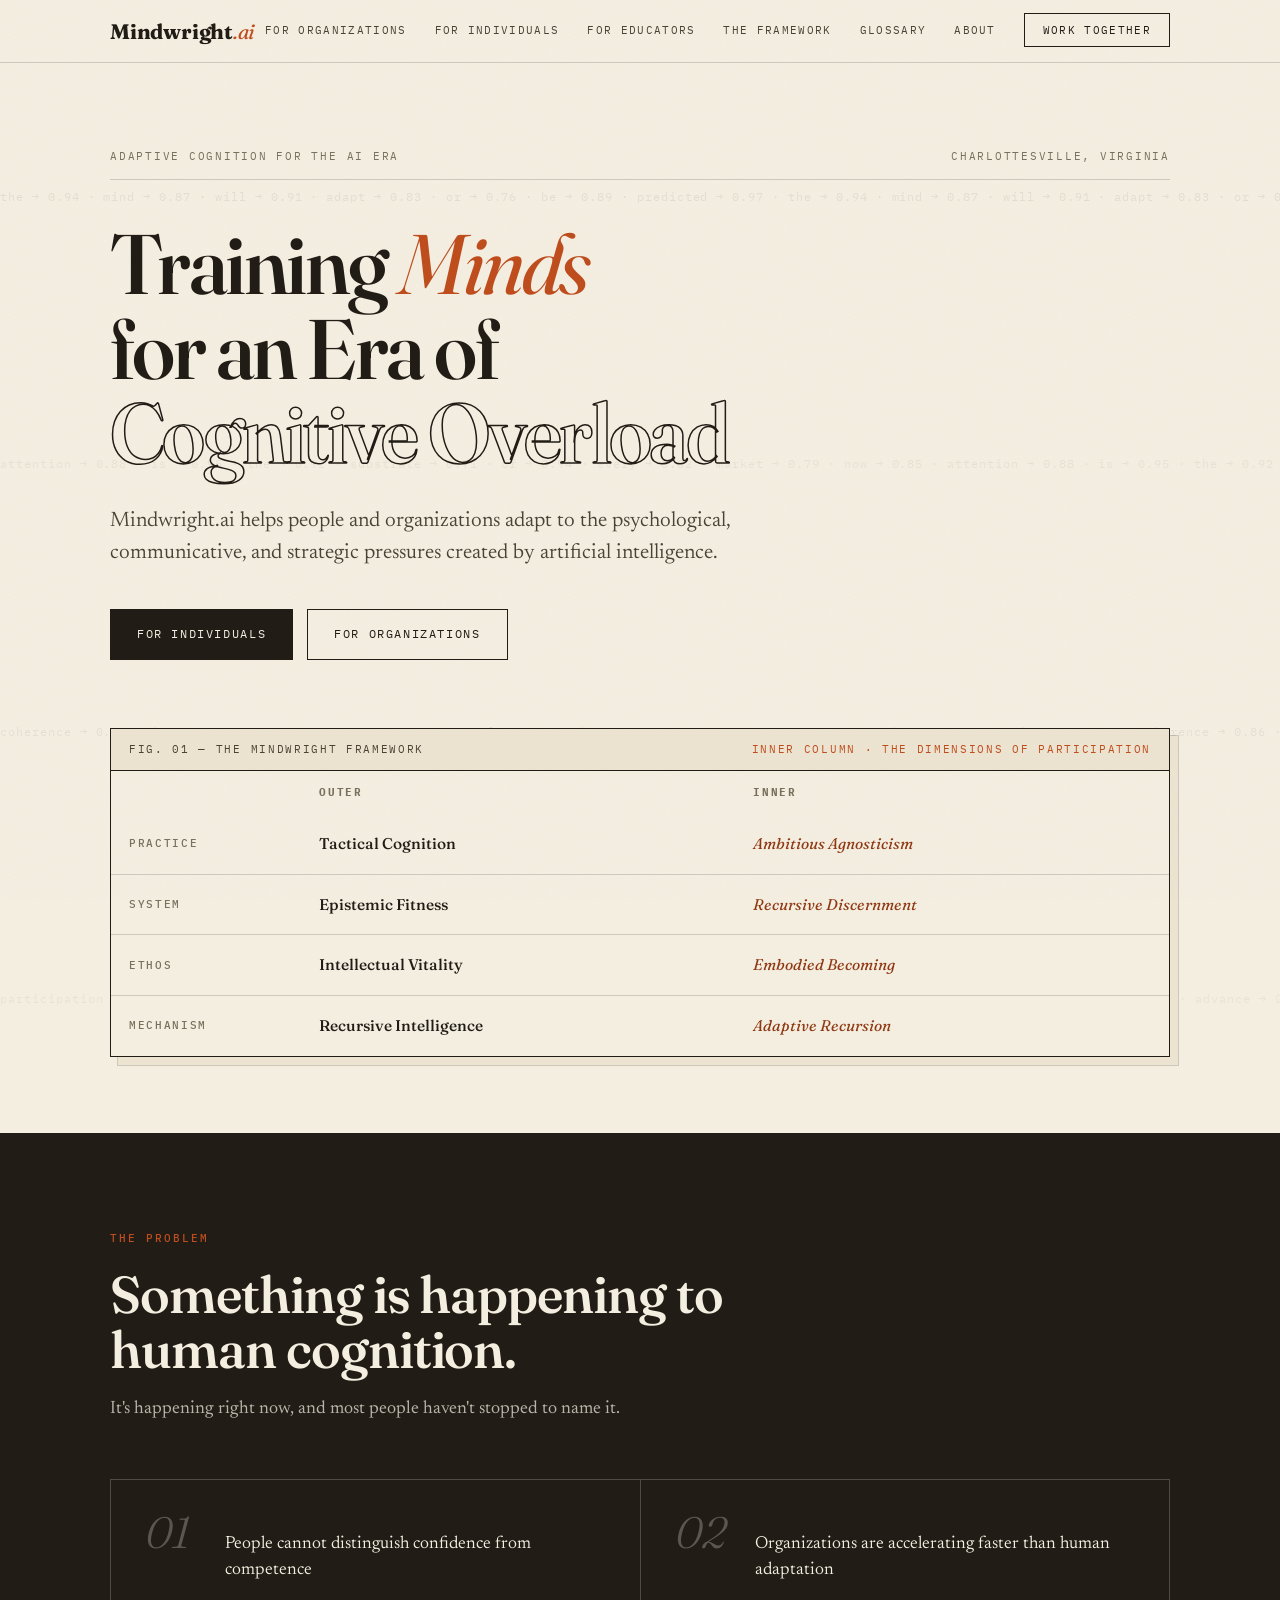
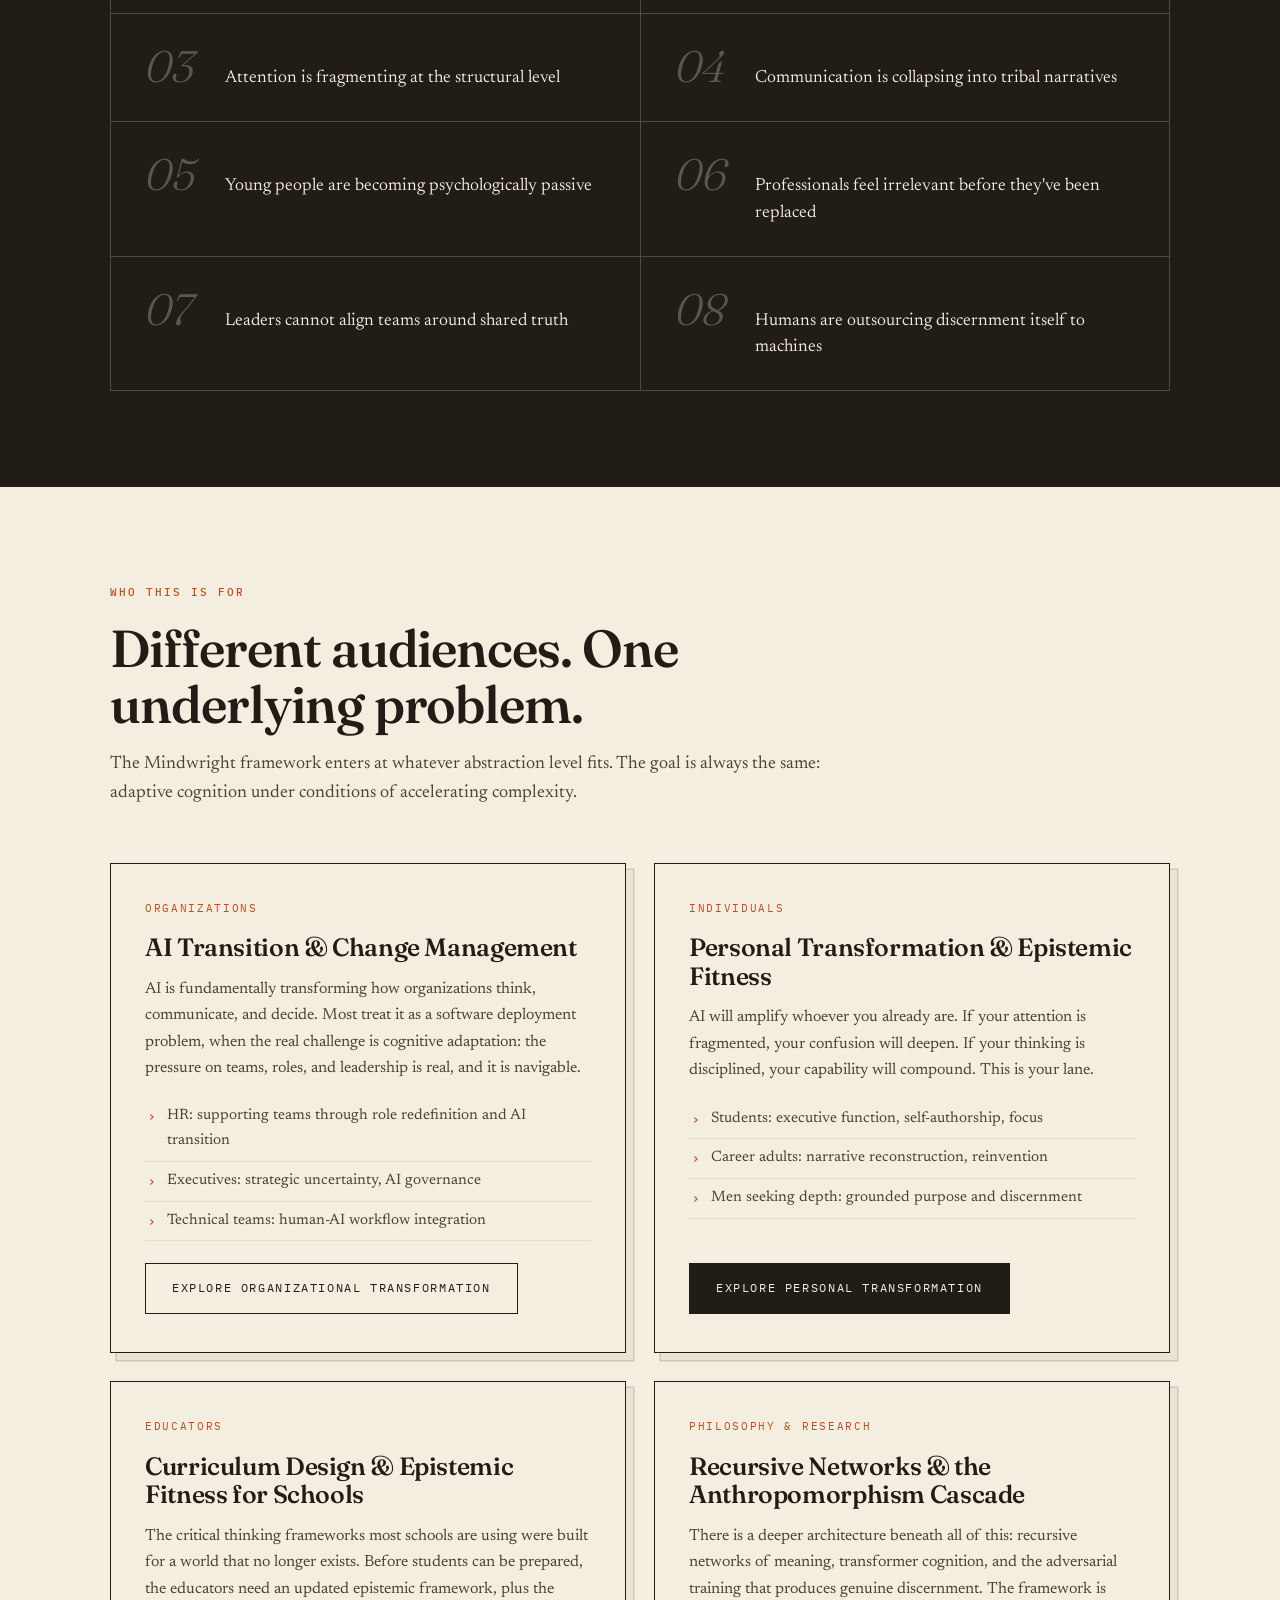
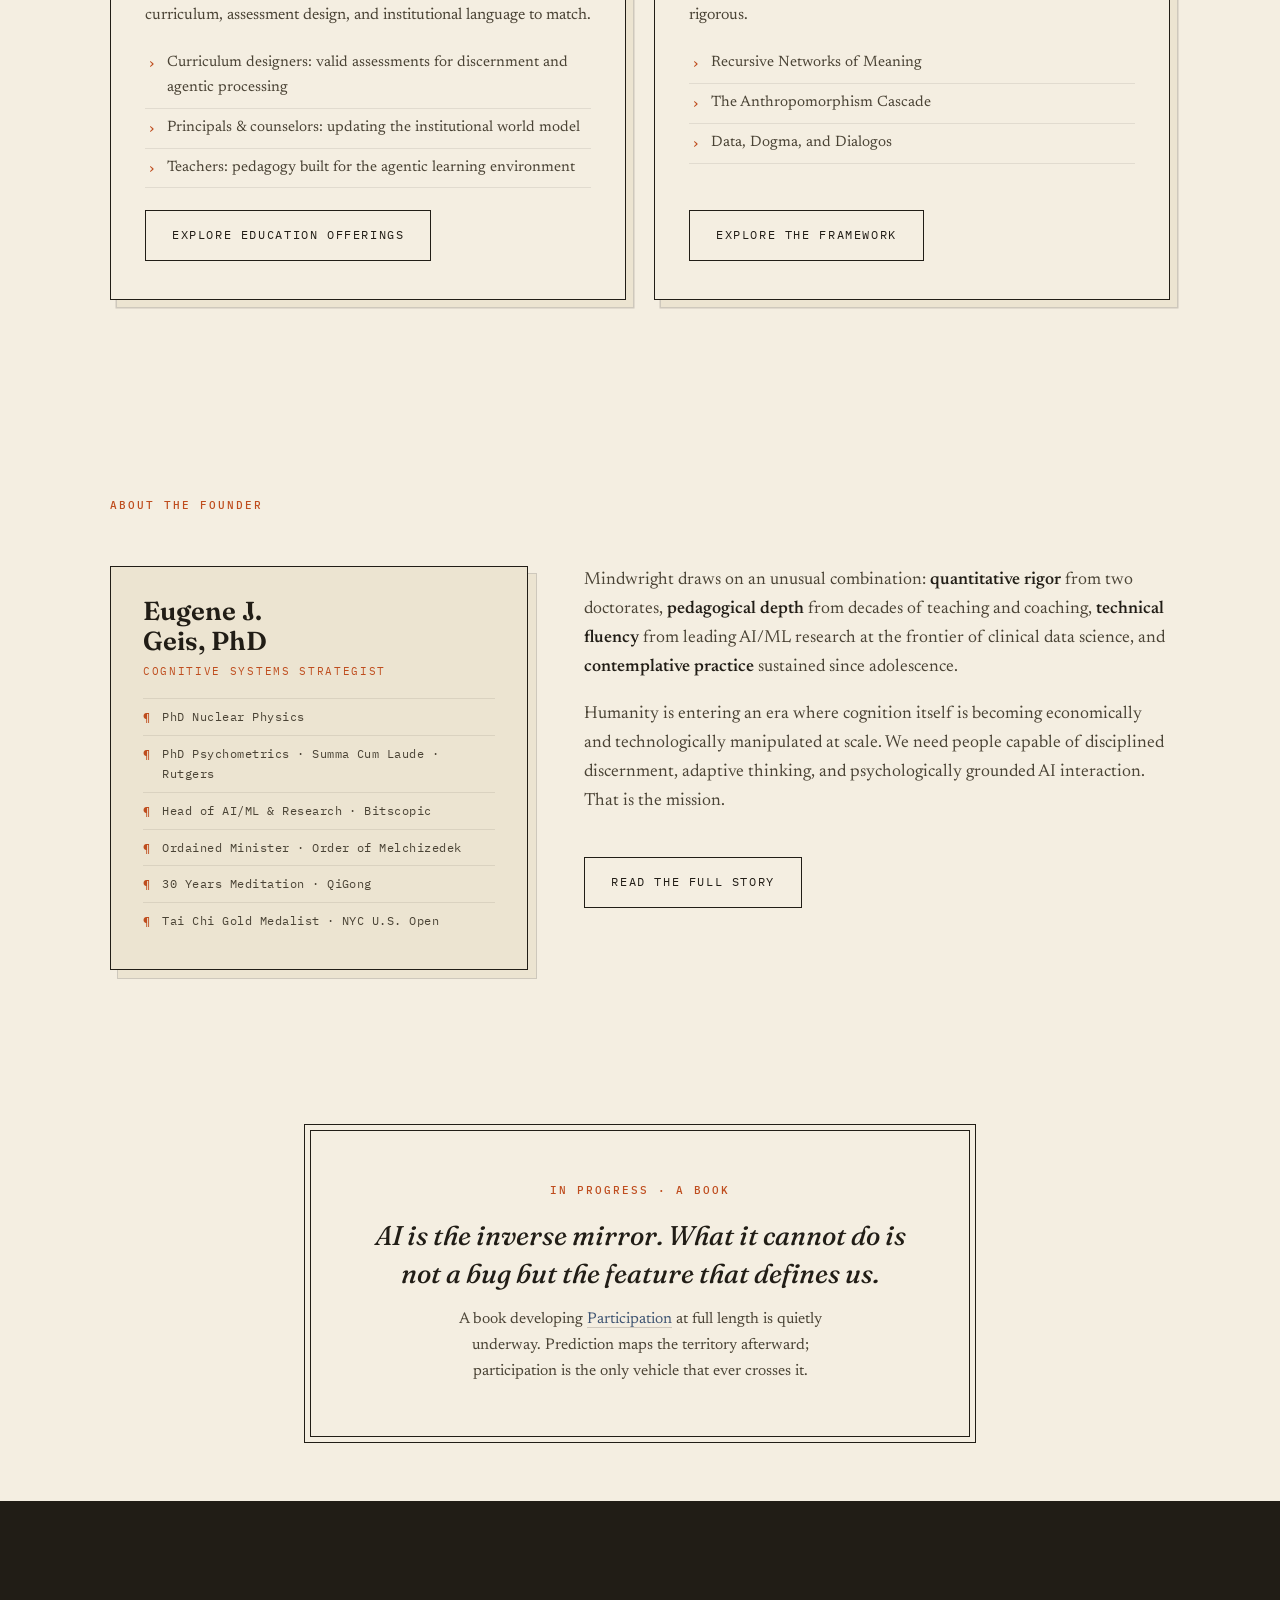
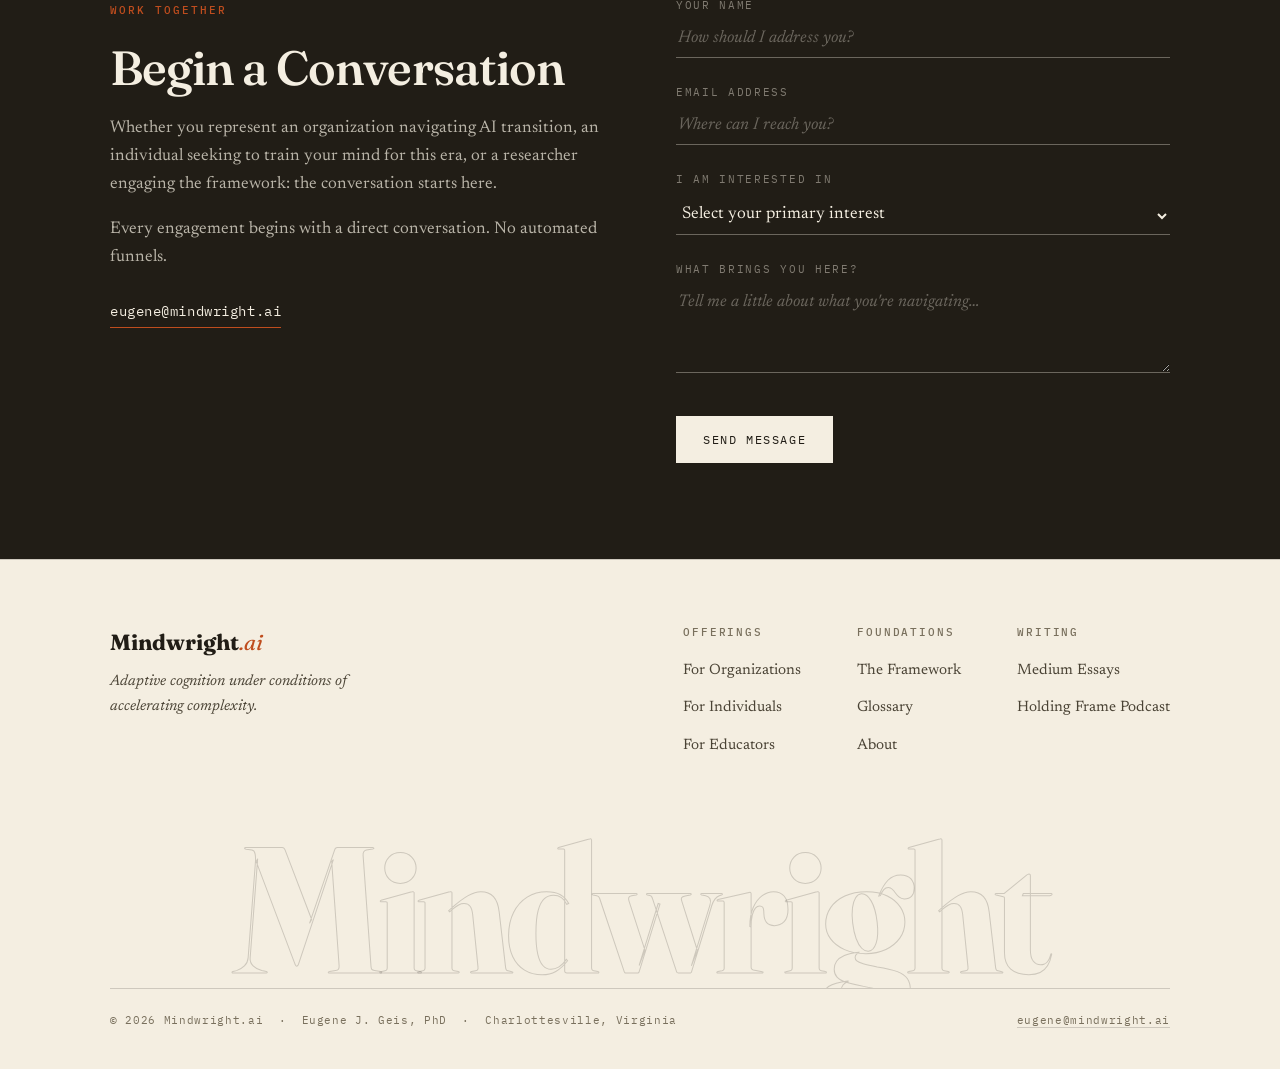
<file: index.html>
<!DOCTYPE html>
<html lang="en">
<head>
  <meta charset="UTF-8">
  <meta name="viewport" content="width=device-width, initial-scale=1.0">
  <title>Mindwright.ai — Adaptive Cognition for the AI Era</title>
  <meta name="description" content="Mindwright.ai helps people and organizations adapt to the psychological, communicative, and strategic pressures created by artificial intelligence.">
  <meta property="og:title" content="Mindwright.ai — Adaptive Cognition for the AI Era">
  <meta property="og:description" content="Training minds for an era of cognitive overload. Epistemic fitness for individuals and organizations.">
  <meta property="og:image" content="https://mindwright.ai/assets/images/hero-home.png">
  <meta property="og:type" content="website">
  <link rel="preconnect" href="https://fonts.googleapis.com">
  <link rel="preconnect" href="https://fonts.gstatic.com" crossorigin>
  <link href="https://fonts.googleapis.com/css2?family=Fraunces:ital,opsz,wght@0,9..144,300..900;1,9..144,300..900&family=Newsreader:ital,opsz,wght@0,6..72,300..600;1,6..72,300..600&family=IBM+Plex+Mono:ital,wght@0,400;0,500;1,400&display=swap" rel="stylesheet">
  <link rel="stylesheet" href="css/style.css">
</head>
<body>

<!-- ═══ NAV ═══ -->
<nav class="site-nav" id="siteNav">
  <div class="nav-inner">
    <a href="index.html" class="nav-brand">Mindwright<span>.ai</span></a>
    <button class="nav-toggle" id="navToggle">Menu</button>
    <ul class="nav-links" id="navLinks">
      <li><a href="organizations.html">For Organizations</a></li>
      <li><a href="personal.html">For Individuals</a></li>
      <li><a href="education.html">For Educators</a></li>
      <li><a href="framework.html">The Framework</a></li>
      <li><a href="glossary.html">Glossary</a></li>
      <li><a href="about.html">About</a></li>
      <li class="nav-cta"><a href="#contact">Work Together</a></li>
    </ul>
  </div>
</nav>

<!-- ═══ HERO ═══ -->
<section class="hero">
  <div class="stream" aria-hidden="true">
    <div class="stream-row">the → 0.94 · mind → 0.87 · will → 0.91 · adapt → 0.83 · or → 0.76 · be → 0.89 · predicted → 0.97 · the → 0.94 · mind → 0.87 · will → 0.91 · adapt → 0.83 · or → 0.76 · be → 0.89 · predicted → 0.97 · the → 0.94 · mind → 0.87 · will → 0.91 · adapt → 0.83 · or → 0.76 · be → 0.89 · predicted → 0.97 · the → 0.94 · mind → 0.87 · will → 0.91 · adapt → 0.83 · or → 0.76 · be → 0.89 · predicted → 0.97 ·&nbsp;</div>
    <div class="stream-row">attention → 0.88 · is → 0.95 · the → 0.92 · substrate → 0.71 · of → 0.94 · every → 0.82 · market → 0.79 · now → 0.85 · attention → 0.88 · is → 0.95 · the → 0.92 · substrate → 0.71 · of → 0.94 · every → 0.82 · market → 0.79 · now → 0.85 · attention → 0.88 · is → 0.95 · the → 0.92 · substrate → 0.71 · of → 0.94 · every → 0.82 · market → 0.79 · now → 0.85 ·&nbsp;</div>
    <div class="stream-row">coherence → 0.86 · is → 0.93 · a → 0.90 · property → 0.78 · of → 0.95 · the → 0.92 · map → 0.84 · not → 0.88 · the → 0.93 · territory → 0.96 · coherence → 0.86 · is → 0.93 · a → 0.90 · property → 0.78 · of → 0.95 · the → 0.92 · map → 0.84 · not → 0.88 · the → 0.93 · territory → 0.96 ·&nbsp;</div>
    <div class="stream-row">participation → ∅ · cannot → ∅ · be → ∅ · computed → ∅ · in → ∅ · advance → ∅ · participation → ∅ · cannot → ∅ · be → ∅ · computed → ∅ · in → ∅ · advance → ∅ · participation → ∅ · cannot → ∅ · be → ∅ · computed → ∅ · in → ∅ · advance → ∅ · participation → ∅ · cannot → ∅ · be → ∅ · computed → ∅ · in → ∅ · advance → ∅ ·&nbsp;</div>
  </div>
  <div class="container hero-body">
    <div class="hero-kicker">
      <span>Adaptive Cognition for the AI Era</span>
      <span>Charlottesville, Virginia</span>
    </div>
    <h1 class="hero-title">
      Training <em>Minds</em><br>
      for an Era of<br>
      <span class="hollow">Cognitive Overload</span>
    </h1>
    <p class="hero-sub">
      Mindwright.ai helps people and organizations adapt to the psychological,
      communicative, and strategic pressures created by artificial intelligence.
    </p>

    <div class="btn-group">
      <a href="personal.html" class="btn btn--primary">For Individuals</a>
      <a href="organizations.html" class="btn btn--ghost">For Organizations</a>
    </div>

    <figure class="specimen">
      <figcaption class="specimen-caption">
        <span>Fig. 01 — The Mindwright Framework</span>
        <span class="folio">inner column · the dimensions of participation</span>
      </figcaption>
      <table aria-label="The Mindwright Framework">
        <thead>
          <tr><th></th><th>Outer</th><th>Inner</th></tr>
        </thead>
        <tbody>
          <tr><th>Practice</th><td class="outer">Tactical Cognition</td><td class="inner">Ambitious Agnosticism</td></tr>
          <tr><th>System</th><td class="outer">Epistemic Fitness</td><td class="inner">Recursive Discernment</td></tr>
          <tr><th>Ethos</th><td class="outer">Intellectual Vitality</td><td class="inner">Embodied Becoming</td></tr>
          <tr><th>Mechanism</th><td class="outer">Recursive Intelligence</td><td class="inner">Adaptive Recursion</td></tr>
        </tbody>
      </table>
    </figure>
  </div>
</section>

<!-- ═══ THE PROBLEM ═══ -->
<section class="section section--dark">
  <div class="container">
    <div class="section-head">
      <div class="eyebrow">The Problem</div>
      <h2>Something is happening to human cognition.</h2>
      <p>It's happening right now, and most people haven't stopped to name it.</p>
    </div>
    <div class="problem-grid">
      <div class="problem-item">
        <span class="problem-marker">01</span>
        <p>People cannot distinguish confidence from competence</p>
      </div>
      <div class="problem-item">
        <span class="problem-marker">02</span>
        <p>Organizations are accelerating faster than human adaptation</p>
      </div>
      <div class="problem-item">
        <span class="problem-marker">03</span>
        <p>Attention is fragmenting at the structural level</p>
      </div>
      <div class="problem-item">
        <span class="problem-marker">04</span>
        <p>Communication is collapsing into tribal narratives</p>
      </div>
      <div class="problem-item">
        <span class="problem-marker">05</span>
        <p>Young people are becoming psychologically passive</p>
      </div>
      <div class="problem-item">
        <span class="problem-marker">06</span>
        <p>Professionals feel irrelevant before they've been replaced</p>
      </div>
      <div class="problem-item">
        <span class="problem-marker">07</span>
        <p>Leaders cannot align teams around shared truth</p>
      </div>
      <div class="problem-item">
        <span class="problem-marker">08</span>
        <p>Humans are outsourcing discernment itself to machines</p>
      </div>
    </div>
  </div>
</section>

<!-- ═══ WHO THIS IS FOR ═══ -->
<section class="section">
  <div class="container">
    <div class="section-head">
      <div class="eyebrow">Who This Is For</div>
      <h2>Different audiences. One underlying problem.</h2>
      <p>The Mindwright framework enters at whatever abstraction level fits. The goal is always the same: adaptive cognition under conditions of accelerating complexity.</p>
    </div>
    <div class="card-grid card-grid--2">

      <div class="card">
        <div class="card-tag">Organizations</div>
        <h3>AI Transition &amp; Change Management</h3>
        <p>AI is fundamentally transforming how organizations think, communicate, and decide. Most treat it as a software deployment problem, when the real challenge is cognitive adaptation: the pressure on teams, roles, and leadership is real, and it is navigable.</p>
        <ul>
          <li>HR: supporting teams through role redefinition and AI transition</li>
          <li>Executives: strategic uncertainty, AI governance</li>
          <li>Technical teams: human-AI workflow integration</li>
        </ul>
        <a href="organizations.html" class="btn btn--ghost">Explore Organizational Transformation</a>
      </div>

      <div class="card">
        <div class="card-tag">Individuals</div>
        <h3>Personal Transformation &amp; Epistemic Fitness</h3>
        <p>AI will amplify whoever you already are. If your attention is fragmented, your confusion will deepen. If your thinking is disciplined, your capability will compound. This is your lane.</p>
        <ul>
          <li>Students: executive function, self-authorship, focus</li>
          <li>Career adults: narrative reconstruction, reinvention</li>
          <li>Men seeking depth: grounded purpose and discernment</li>
        </ul>
        <a href="personal.html" class="btn btn--primary">Explore Personal Transformation</a>
      </div>

      <div class="card">
        <div class="card-tag">Educators</div>
        <h3>Curriculum Design &amp; Epistemic Fitness for Schools</h3>
        <p>The critical thinking frameworks most schools are using were built for a world that no longer exists. Before students can be prepared, the educators need an updated epistemic framework, plus the curriculum, assessment design, and institutional language to match.</p>
        <ul>
          <li>Curriculum designers: valid assessments for discernment and agentic processing</li>
          <li>Principals &amp; counselors: updating the institutional world model</li>
          <li>Teachers: pedagogy built for the agentic learning environment</li>
        </ul>
        <a href="education.html" class="btn btn--ghost">Explore Education Offerings</a>
      </div>

      <div class="card">
        <div class="card-tag">Philosophy &amp; Research</div>
        <h3>Recursive Networks &amp; the Anthropomorphism Cascade</h3>
        <p>There is a deeper architecture beneath all of this: recursive networks of meaning, transformer cognition, and the adversarial training that produces genuine discernment. The framework is rigorous.</p>
        <ul>
          <li>Recursive Networks of Meaning</li>
          <li>The Anthropomorphism Cascade</li>
          <li>Data, Dogma, and Dialogos</li>
        </ul>
        <a href="framework.html" class="btn btn--ghost">Explore the Framework</a>
      </div>

    </div>
  </div>
</section>

<!-- ═══ ABOUT THE FOUNDER ═══ -->
<section class="section">
  <div class="container">
    <div class="eyebrow text-center">About the Founder</div>
    <div class="about-strip mt-32">
      <div class="about-strip-meta">
        <div class="name">Eugene J.<br>Geis, PhD</div>
        <div class="title-tag">Cognitive Systems Strategist</div>
        <ul class="cred-list">
          <li>PhD Nuclear Physics</li>
          <li>PhD Psychometrics &middot; Summa Cum Laude &middot; Rutgers</li>
          <li>Head of AI/ML &amp; Research &middot; Bitscopic</li>
          <li>Ordained Minister &middot; Order of Melchizedek</li>
          <li>30 Years Meditation &middot; QiGong</li>
          <li>Tai Chi Gold Medalist &middot; NYC U.S. Open</li>
        </ul>
      </div>
      <div class="about-strip-text">
        <p>
          Mindwright draws on an unusual combination:
          <strong>quantitative rigor</strong> from two doctorates,
          <strong>pedagogical depth</strong> from decades of teaching and coaching,
          <strong>technical fluency</strong> from leading AI/ML research at the frontier of clinical data science,
          and <strong>contemplative practice</strong> sustained since adolescence.
        </p>
        <p>
          Humanity is entering an era where cognition itself is becoming economically and technologically manipulated at scale. We need people capable of disciplined discernment, adaptive thinking, and psychologically grounded AI interaction. That is the mission.
        </p>
        <a href="about.html" class="btn btn--ghost mt-24">Read the Full Story</a>
      </div>
    </div>
  </div>
</section>

<!-- ═══ THE BOOK (quiet aside) ═══ -->
<section class="section section--tight" aria-label="Forthcoming book">
  <div class="container">
    <aside class="book-note">
      <div class="eyebrow">In Progress &middot; A Book</div>
      <p class="book-note-line">AI is the inverse mirror. What it cannot do is not a bug but the feature that defines us.</p>
      <p class="book-note-sub">A book developing <a href="glossary.html#participation">Participation</a> at full length is quietly underway. Prediction maps the territory afterward; participation is the only vehicle that ever crosses it.</p>
    </aside>
  </div>
</section>

<!-- ═══ CONTACT ═══ -->
<section class="section section--dark" id="contact">
  <div class="container">
    <div class="contact-wrap">
      <div class="contact-intro">
        <div class="eyebrow">Work Together</div>
        <h2>Begin a Conversation</h2>
        <p>
          Whether you represent an organization navigating AI transition, an individual seeking to train your mind for this era, or a researcher engaging the framework: the conversation starts here.
        </p>
        <p>
          Every engagement begins with a direct conversation. No automated funnels.
        </p>
        <a href="mailto:eugene@mindwright.ai" class="email-link">eugene@mindwright.ai</a>
      </div>
      <div>
        <form id="contactForm">
          <div class="form-field">
            <label for="name">Your Name</label>
            <input type="text" id="name" name="name" required placeholder="How should I address you?">
          </div>
          <div class="form-field">
            <label for="email">Email Address</label>
            <input type="email" id="email" name="email" required placeholder="Where can I reach you?">
          </div>
          <div class="form-field">
            <label for="interest">I am interested in</label>
            <select id="interest" name="interest">
              <option value="">Select your primary interest</option>
              <option value="Organizational transformation">Organizational transformation</option>
              <option value="Executive coaching">Executive coaching</option>
              <option value="AI change management">AI change management</option>
              <option value="Curriculum design / education">Curriculum design / education</option>
              <option value="Student development">Student development</option>
              <option value="Career transformation">Career transformation</option>
              <option value="Tactical cognition / personal practice">Tactical cognition / personal practice</option>
              <option value="Speaking engagement">Speaking engagement</option>
              <option value="Workshop">Workshop</option>
              <option value="Research / framework">Research / framework</option>
            </select>
          </div>
          <div class="form-field">
            <label for="message">What brings you here?</label>
            <textarea id="message" name="message" rows="4" placeholder="Tell me a little about what you're navigating&hellip;"></textarea>
          </div>
          <button type="submit" class="btn btn--primary form-btn" id="submitBtn">Send Message</button>
        </form>
        <div class="form-success" id="formSuccess">
          <h3>Message received.</h3>
          <p>Thank you for reaching out. I will be in touch within 24 hours to continue this conversation.</p>
        </div>
        <div class="form-error" id="formError">
          <h3>Something went wrong.</h3>
          <p>Please try again, or email directly at <a href="mailto:eugene@mindwright.ai">eugene@mindwright.ai</a>.</p>
        </div>
      </div>
    </div>
  </div>
</section>

<!-- ═══ FOOTER ═══ -->
<footer class="site-footer">
  <div class="container">
    <div class="footer-inner">
      <div class="footer-brand">
        <div class="brand-name">Mindwright<span>.ai</span></div>
        <p>Adaptive cognition under conditions of accelerating complexity.</p>
      </div>
      <nav class="footer-nav" aria-label="Footer navigation">
        <div class="footer-nav-col">
          <h4>Offerings</h4>
          <ul>
            <li><a href="organizations.html">For Organizations</a></li>
            <li><a href="personal.html">For Individuals</a></li>
            <li><a href="education.html">For Educators</a></li>
          </ul>
        </div>
        <div class="footer-nav-col">
          <h4>Foundations</h4>
          <ul>
            <li><a href="framework.html">The Framework</a></li>
            <li><a href="glossary.html">Glossary</a></li>
            <li><a href="about.html">About</a></li>
          </ul>
        </div>
        <div class="footer-nav-col">
          <h4>Writing</h4>
          <ul>
            <li><a href="https://medium.com/@eugene.geis" target="_blank" rel="noopener">Medium Essays</a></li>
            <li><a href="https://holdingframepodcast.com" target="_blank" rel="noopener">Holding Frame Podcast</a></li>
          </ul>
        </div>
      </nav>
    </div>
    <div class="ghost-mark" aria-hidden="true">Mindwright</div>
    <div class="footer-bottom">
      <p>&copy; 2026 Mindwright.ai &nbsp;&middot;&nbsp; Eugene J. Geis, PhD &nbsp;&middot;&nbsp; Charlottesville, Virginia</p>
      <p><a href="mailto:eugene@mindwright.ai">eugene@mindwright.ai</a></p>
    </div>
  </div>
</footer>

<script src="js/main.js"></script>
</body>
</html>
</file>
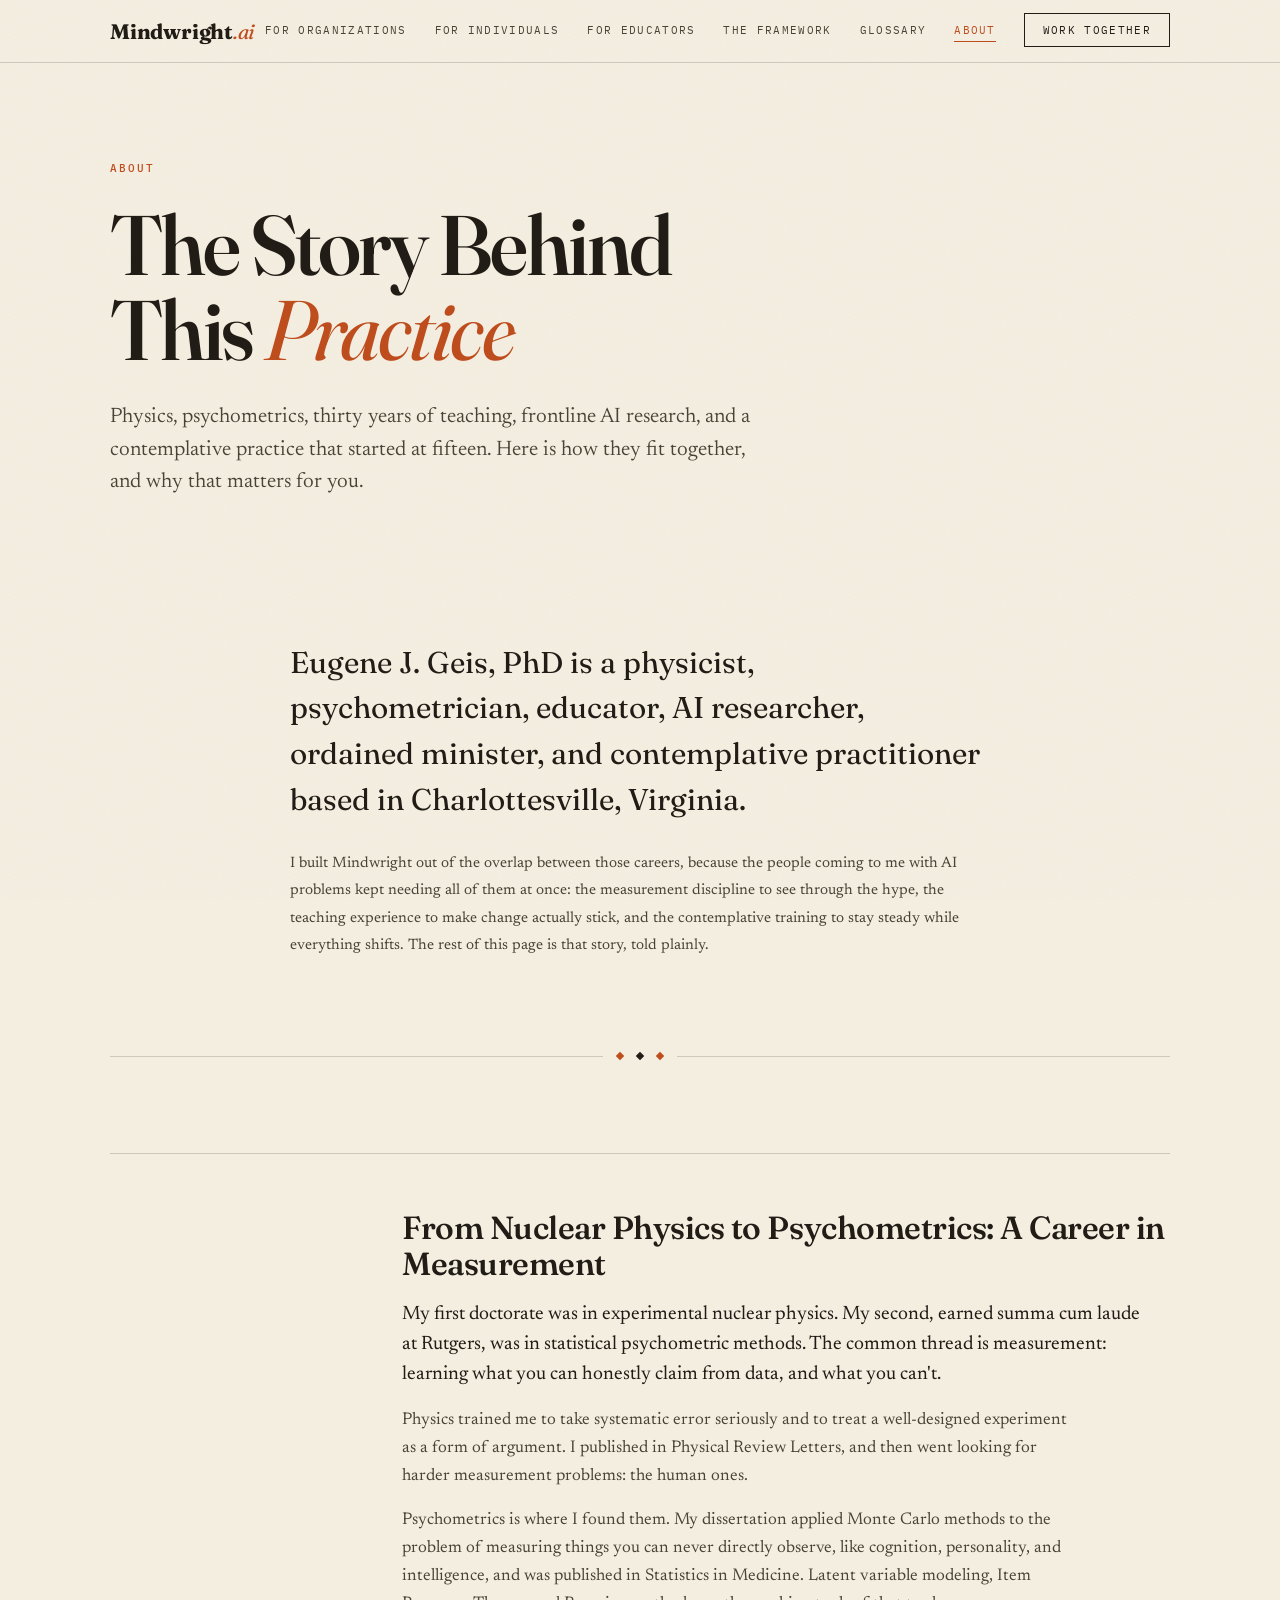
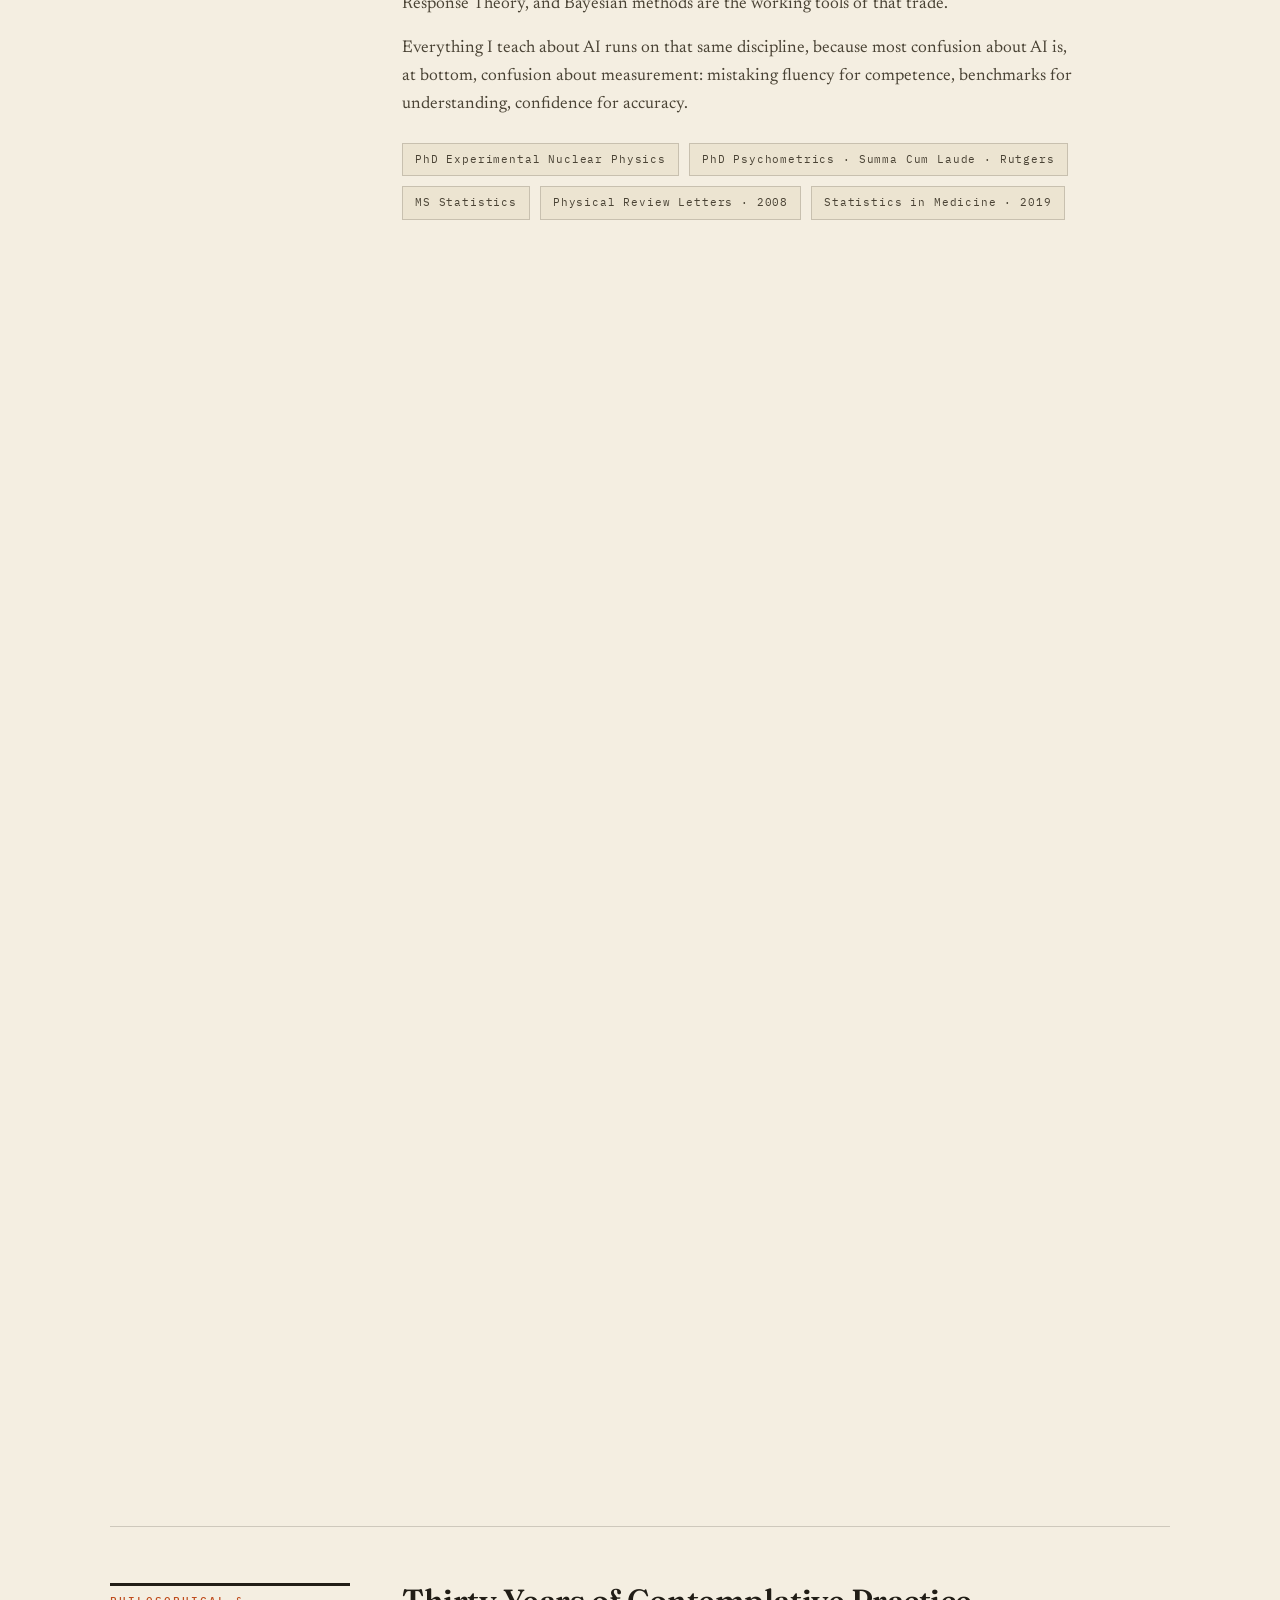
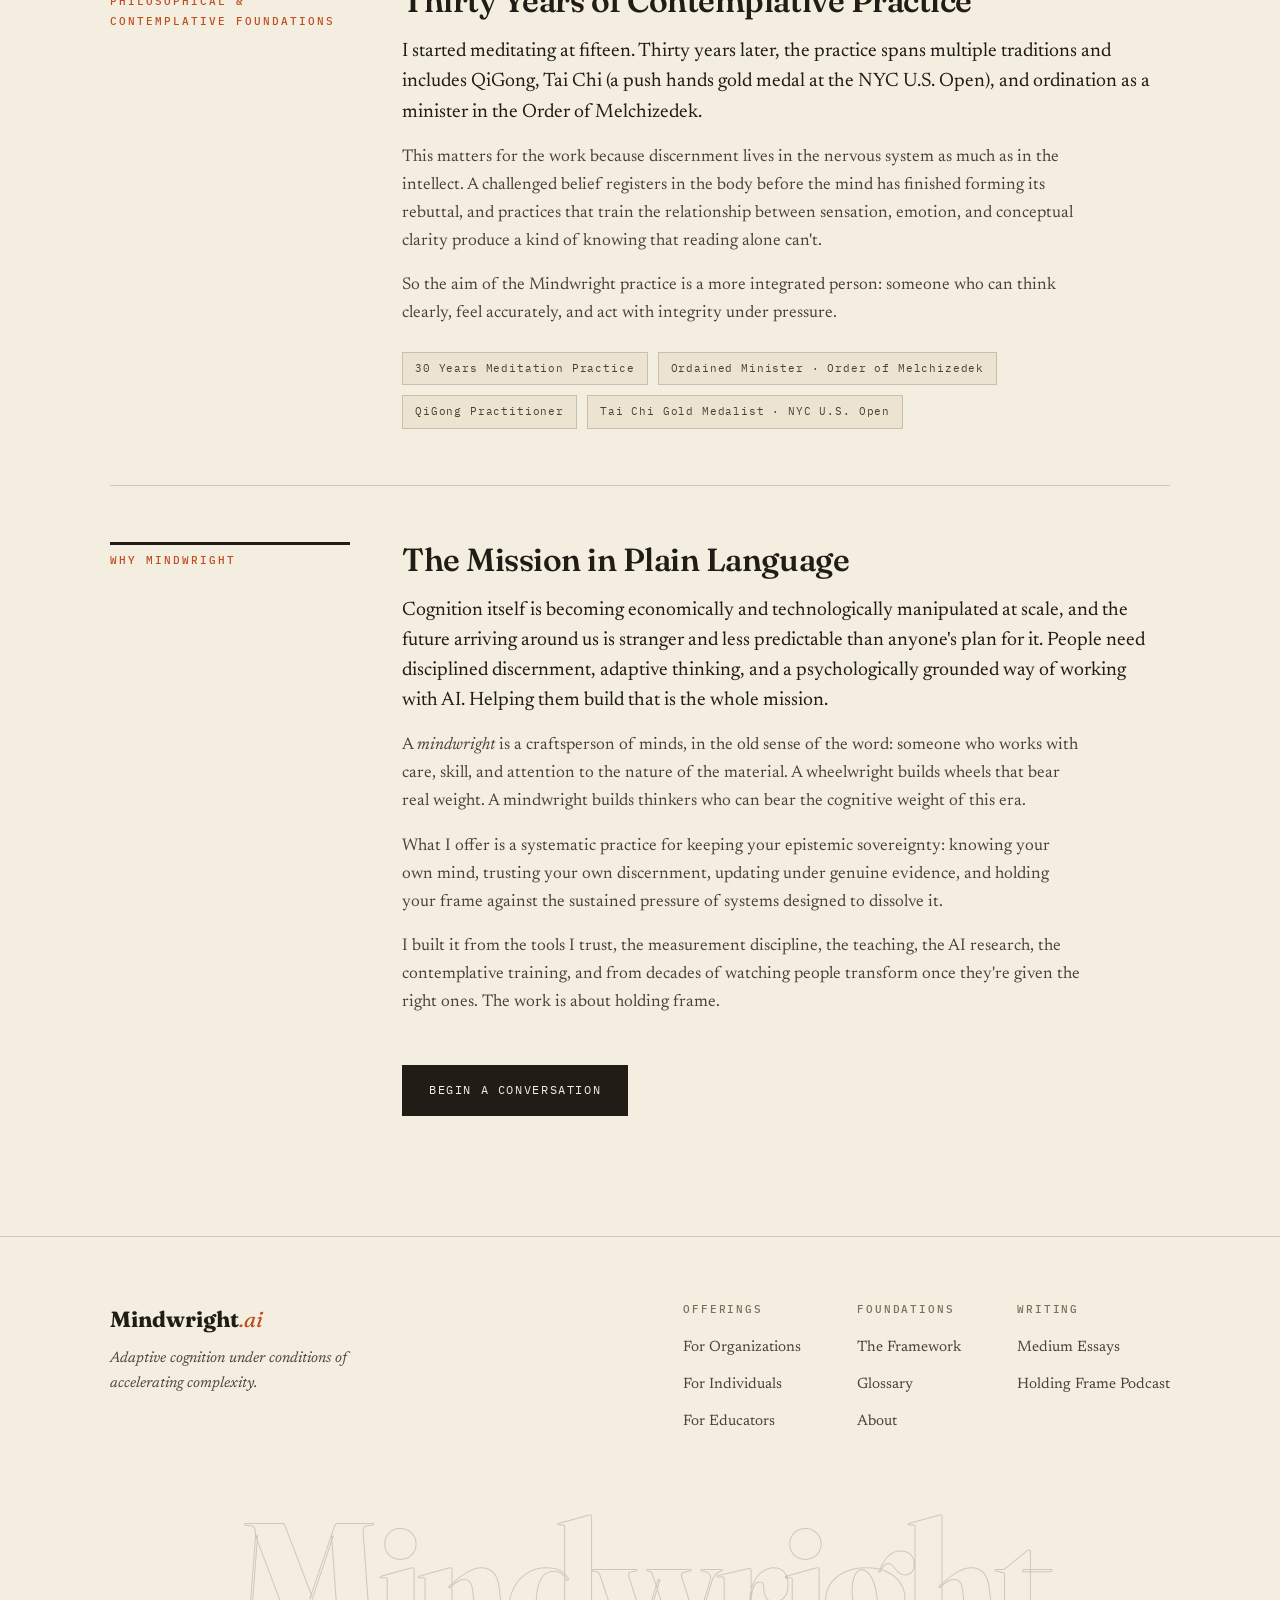
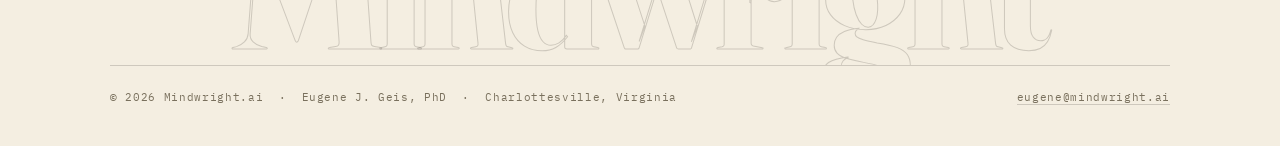
<file: about.html>
<!DOCTYPE html>
<html lang="en">
<head>
  <meta charset="UTF-8">
  <meta name="viewport" content="width=device-width, initial-scale=1.0">
  <title>About — Mindwright.ai</title>
  <meta name="description" content="Who is behind Mindwright: two PhDs, three decades of meditation and martial arts, frontline AI research, and a career spent teaching people how to think.">
  <meta property="og:title" content="About Eugene J. Geis, PhD — Mindwright.ai">
  <meta property="og:description" content="Physicist, statistician, educator, AI researcher, and contemplative. The background behind the Mindwright practice.">
  <meta property="og:type" content="website">
  <link rel="preconnect" href="https://fonts.googleapis.com">
  <link rel="preconnect" href="https://fonts.gstatic.com" crossorigin>
  <link href="https://fonts.googleapis.com/css2?family=Fraunces:ital,opsz,wght@0,9..144,300..900;1,9..144,300..900&family=Newsreader:ital,opsz,wght@0,6..72,300..600;1,6..72,300..600&family=IBM+Plex+Mono:ital,wght@0,400;0,500;1,400&display=swap" rel="stylesheet">
  <link rel="stylesheet" href="css/style.css">
</head>
<body>

<!-- ═══ NAV ═══ -->
<nav class="site-nav" id="siteNav">
  <div class="nav-inner">
    <a href="index.html" class="nav-brand">Mindwright<span>.ai</span></a>
    <button class="nav-toggle" id="navToggle">Menu</button>
    <ul class="nav-links" id="navLinks">
      <li><a href="organizations.html">For Organizations</a></li>
      <li><a href="personal.html">For Individuals</a></li>
      <li><a href="education.html">For Educators</a></li>
      <li><a href="framework.html">The Framework</a></li>
      <li><a href="glossary.html">Glossary</a></li>
      <li><a href="about.html">About</a></li>
      <li class="nav-cta"><a href="index.html#contact">Work Together</a></li>
    </ul>
  </div>
</nav>

<!-- ═══ HERO ═══ -->
<section class="hero hero--short">
  <div class="container hero-body">
    <div class="eyebrow">About</div>
    <h1 class="hero-title">
      The Story Behind<br>
      This <em>Practice</em>
    </h1>
    <p class="hero-sub">
      Physics, psychometrics, thirty years of teaching, frontline AI research, and a contemplative practice that started at fifteen. Here is how they fit together, and why that matters for you.
    </p>
  </div>
</section>

<!-- ═══ BIO INTRO ═══ -->
<section class="section section--tight">
  <div class="container--text">
    <p style="font-family: 'Fraunces', Georgia, serif; font-size: clamp(20px, 3vw, 30px); font-weight: 400; line-height: 1.52; color: var(--text); margin-bottom: 28px;">
      Eugene J. Geis, PhD is a physicist, psychometrician, educator, AI researcher, ordained minister, and contemplative practitioner based in Charlottesville, Virginia.
    </p>
    <p style="font-size: 15px; color: var(--text-muted); line-height: 1.82;">
      I built Mindwright out of the overlap between those careers, because the people coming to me with AI problems kept needing all of them at once: the measurement discipline to see through the hype, the teaching experience to make change actually stick, and the contemplative training to stay steady while everything shifts. The rest of this page is that story, told plainly.
    </p>
  </div>
</section>

<!-- ═══ RULE ═══ -->
<div class="container">
  <div class="rule"><div class="rule-dot"></div><div class="rule-dot"></div><div class="rule-dot"></div></div>
</div>

<!-- ═══ BIO SECTIONS ═══ -->
<section class="section section--tight">
  <div class="container">

    <div class="bio-section">
      <div class="bio-section-label">
        <h3>Scientific Training</h3>
      </div>
      <div class="bio-section-content">
        <h4>From Nuclear Physics to Psychometrics: A Career in Measurement</h4>
        <p class="lead">
          My first doctorate was in experimental nuclear physics. My second, earned summa cum laude at Rutgers, was in statistical psychometric methods. The common thread is measurement: learning what you can honestly claim from data, and what you can't.
        </p>
        <p>
          Physics trained me to take systematic error seriously and to treat a well-designed experiment as a form of argument. I published in Physical Review Letters, and then went looking for harder measurement problems: the human ones.
        </p>
        <p>
          Psychometrics is where I found them. My dissertation applied Monte Carlo methods to the problem of measuring things you can never directly observe, like cognition, personality, and intelligence, and was published in Statistics in Medicine. Latent variable modeling, Item Response Theory, and Bayesian methods are the working tools of that trade.
        </p>
        <p>
          Everything I teach about AI runs on that same discipline, because most confusion about AI is, at bottom, confusion about measurement: mistaking fluency for competence, benchmarks for understanding, confidence for accuracy.
        </p>
        <div class="cred-badges">
          <span class="cred-badge">PhD Experimental Nuclear Physics</span>
          <span class="cred-badge">PhD Psychometrics &middot; Summa Cum Laude &middot; Rutgers</span>
          <span class="cred-badge">MS Statistics</span>
          <span class="cred-badge">Physical Review Letters &middot; 2008</span>
          <span class="cred-badge">Statistics in Medicine &middot; 2019</span>
        </div>
      </div>
    </div>

    <div class="bio-section">
      <div class="bio-section-label">
        <h3>Educational Experience</h3>
      </div>
      <div class="bio-section-content">
        <h4>Three Decades in Classrooms, Gyms, and Conference Rooms</h4>
        <p class="lead">
          I have been teaching for thirty years: high school physics and statistics, university instruction, Model UN coaching, wrestling. The lesson that repeats everywhere is that people transform when their understanding of themselves changes, and rarely before.
        </p>
        <p>
          The clearest early proof came from a wrestling team that had stopped believing it could win. We didn't train harder. We changed how they understood themselves as learners and competitors, and they became district champions. Everything I've taught since has deepened that observation.
        </p>
        <p>
          Along the way I coached students to Best Delegation honors at Harvard MUN and NAIMUN, and published <em>MUN-E</em>, a youth leadership manual on structured discourse, social intelligence, and diplomatic persuasion. Mindwright is the same work, pointed at the AI era.
        </p>
        <div class="cred-badges">
          <span class="cred-badge">Physics &amp; Statistics Instruction &middot; HS and University</span>
          <span class="cred-badge">Harvard MUN &middot; Best Delegation Coach</span>
          <span class="cred-badge">NAIMUN &middot; Best Delegation Coach</span>
          <span class="cred-badge">Author, <em>MUN-E</em></span>
          <span class="cred-badge">Wrestling Coach &middot; District Champions</span>
        </div>
      </div>
    </div>

    <div class="bio-section">
      <div class="bio-section-label">
        <h3>Industry &amp; Research Leadership</h3>
      </div>
      <div class="bio-section-content">
        <h4>AI at the Frontier of Clinical Data Science</h4>
        <p class="lead">
          I lead AI/ML and research at Bitscopic, building clinical intelligence systems in an environment where a flawed model has clinical consequences.
        </p>
        <p>
          The work extracts actionable insight from complex electronic health record data: genomics, infection surveillance, outbreak detection, biobank management. The problems are hard, the data is messy, and the stakes are real.
        </p>
        <p>
          Working with these systems daily keeps me honest about what they can reliably do and where they systematically fail. When I talk about AI, it's from the operator's chair rather than the commentary box.
        </p>
        <p>
          I also write the pseudonymous project <em>PhD2Pro</em> (as Ignis Spindler), on the gap between academic training and professional fluency, a translation problem that has shaped every phase of my career.
        </p>
        <div class="cred-badges">
          <span class="cred-badge">Head of AI/ML &amp; Research &middot; Bitscopic</span>
          <span class="cred-badge">Clinical AI &middot; Genomics &middot; Surveillance</span>
          <span class="cred-badge">MLOps &middot; Statistical Methodology</span>
          <span class="cred-badge">PhD2Pro &middot; As Ignis Spindler</span>
        </div>
      </div>
    </div>

    <div class="bio-section">
      <div class="bio-section-label">
        <h3>Philosophical &amp; Contemplative Foundations</h3>
      </div>
      <div class="bio-section-content">
        <h4>Thirty Years of Contemplative Practice</h4>
        <p class="lead">
          I started meditating at fifteen. Thirty years later, the practice spans multiple traditions and includes QiGong, Tai Chi (a push hands gold medal at the NYC U.S. Open), and ordination as a minister in the Order of Melchizedek.
        </p>
        <p>
          This matters for the work because discernment lives in the nervous system as much as in the intellect. A challenged belief registers in the body before the mind has finished forming its rebuttal, and practices that train the relationship between sensation, emotion, and conceptual clarity produce a kind of knowing that reading alone can't.
        </p>
        <p>
          So the aim of the Mindwright practice is a more integrated person: someone who can think clearly, feel accurately, and act with integrity under pressure.
        </p>
        <div class="cred-badges">
          <span class="cred-badge">30 Years Meditation Practice</span>
          <span class="cred-badge">Ordained Minister &middot; Order of Melchizedek</span>
          <span class="cred-badge">QiGong Practitioner</span>
          <span class="cred-badge">Tai Chi Gold Medalist &middot; NYC U.S. Open</span>
        </div>
      </div>
    </div>

    <div class="bio-section">
      <div class="bio-section-label">
        <h3>Why Mindwright</h3>
      </div>
      <div class="bio-section-content">
        <h4>The Mission in Plain Language</h4>
        <p class="lead">
          Cognition itself is becoming economically and technologically manipulated at scale, and the future arriving around us is stranger and less predictable than anyone's plan for it. People need disciplined discernment, adaptive thinking, and a psychologically grounded way of working with AI. Helping them build that is the whole mission.
        </p>
        <p>
          A <em>mindwright</em> is a craftsperson of minds, in the old sense of the word: someone who works with care, skill, and attention to the nature of the material. A wheelwright builds wheels that bear real weight. A mindwright builds thinkers who can bear the cognitive weight of this era.
        </p>
        <p>
          What I offer is a systematic practice for keeping your epistemic sovereignty: knowing your own mind, trusting your own discernment, updating under genuine evidence, and holding your frame against the sustained pressure of systems designed to dissolve it.
        </p>
        <p>
          I built it from the tools I trust, the measurement discipline, the teaching, the AI research, the contemplative training, and from decades of watching people transform once they're given the right ones. The work is about holding frame.
        </p>
        <a href="index.html#contact" class="btn btn--primary mt-32">Begin a Conversation</a>
      </div>
    </div>

  </div>
</section>

<!-- ═══ FOOTER ═══ -->
<footer class="site-footer">
  <div class="container">
    <div class="footer-inner">
      <div class="footer-brand">
        <div class="brand-name">Mindwright<span>.ai</span></div>
        <p>Adaptive cognition under conditions of accelerating complexity.</p>
      </div>
      <nav class="footer-nav" aria-label="Footer navigation">
        <div class="footer-nav-col">
          <h4>Offerings</h4>
          <ul>
            <li><a href="organizations.html">For Organizations</a></li>
            <li><a href="personal.html">For Individuals</a></li>
            <li><a href="education.html">For Educators</a></li>
          </ul>
        </div>
        <div class="footer-nav-col">
          <h4>Foundations</h4>
          <ul>
            <li><a href="framework.html">The Framework</a></li>
            <li><a href="glossary.html">Glossary</a></li>
            <li><a href="about.html">About</a></li>
          </ul>
        </div>
        <div class="footer-nav-col">
          <h4>Writing</h4>
          <ul>
            <li><a href="https://medium.com/@eugene.geis" target="_blank" rel="noopener">Medium Essays</a></li>
            <li><a href="https://holdingframepodcast.com" target="_blank" rel="noopener">Holding Frame Podcast</a></li>
          </ul>
        </div>
      </nav>
    </div>
    <div class="ghost-mark" aria-hidden="true">Mindwright</div>
    <div class="footer-bottom">
      <p>&copy; 2026 Mindwright.ai &nbsp;&middot;&nbsp; Eugene J. Geis, PhD &nbsp;&middot;&nbsp; Charlottesville, Virginia</p>
      <p><a href="mailto:eugene@mindwright.ai">eugene@mindwright.ai</a></p>
    </div>
  </div>
</footer>

<script src="js/main.js"></script>
</body>
</html>
</file>
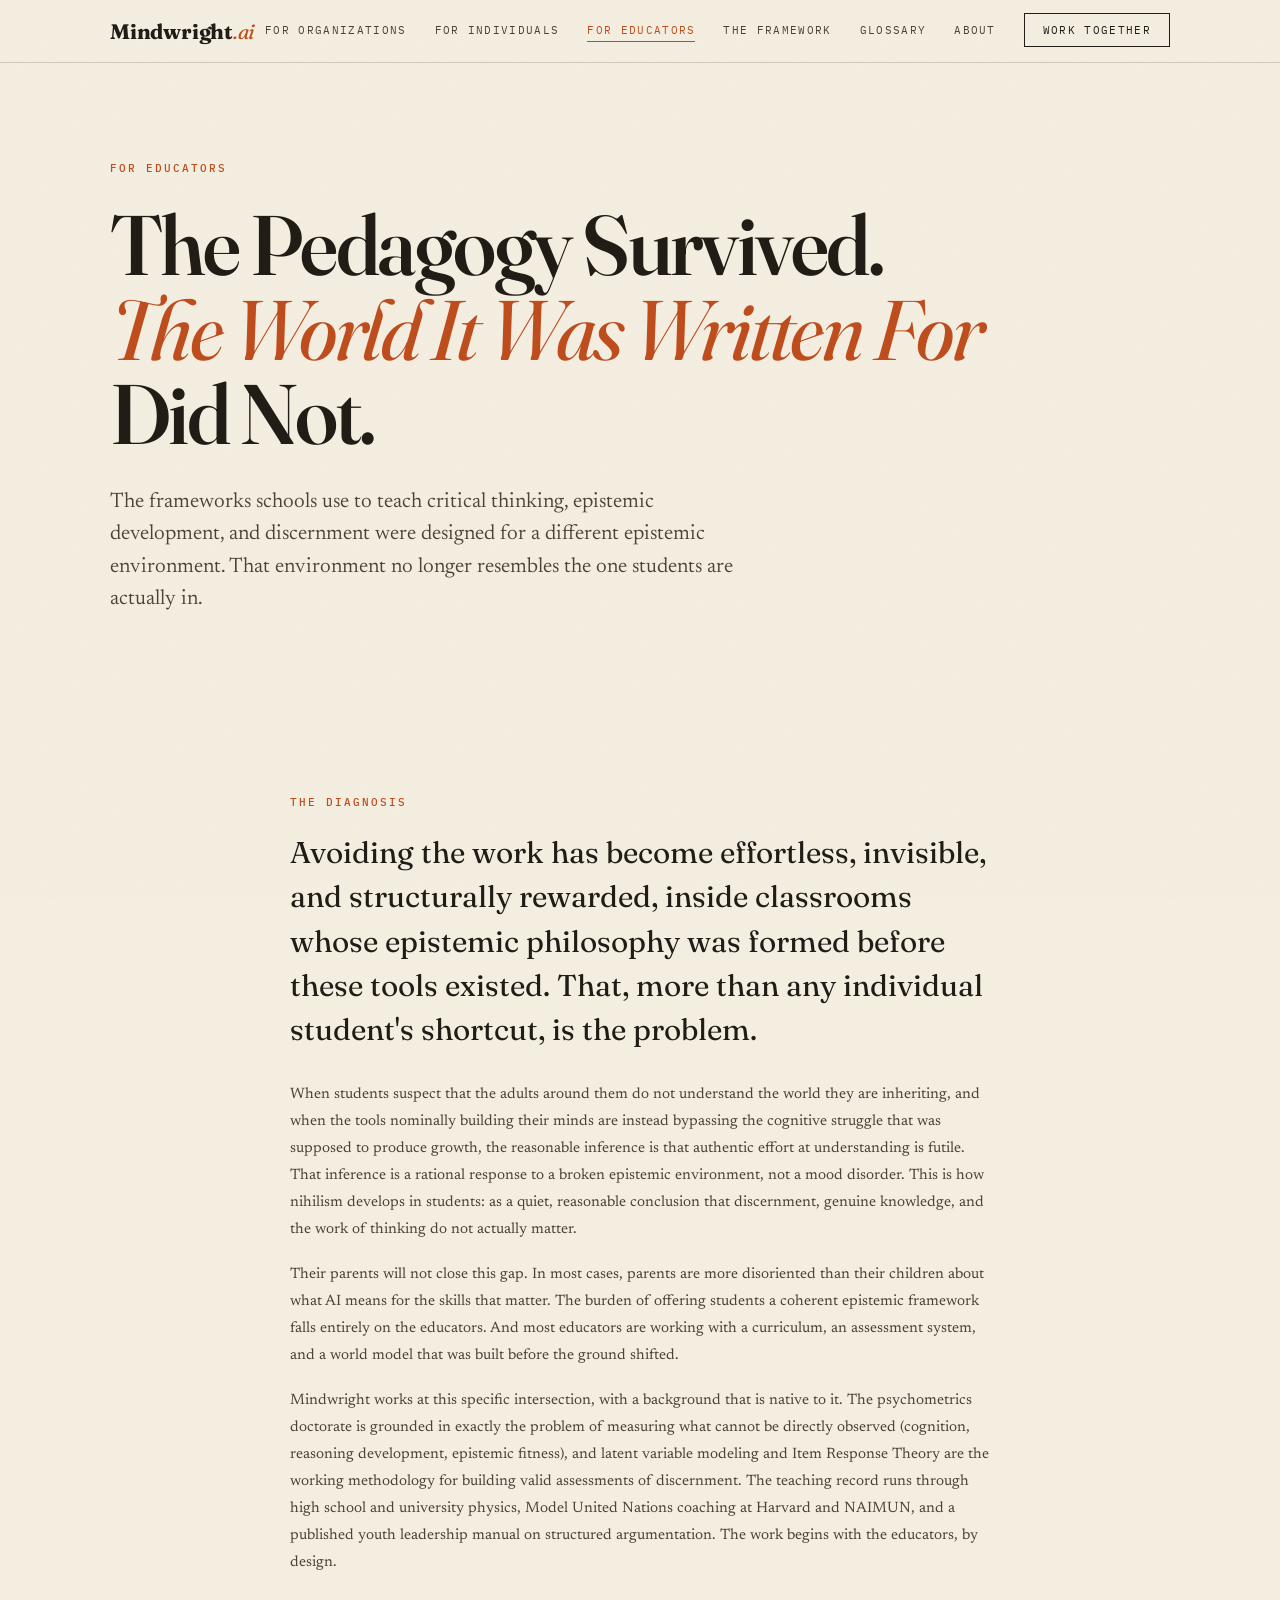
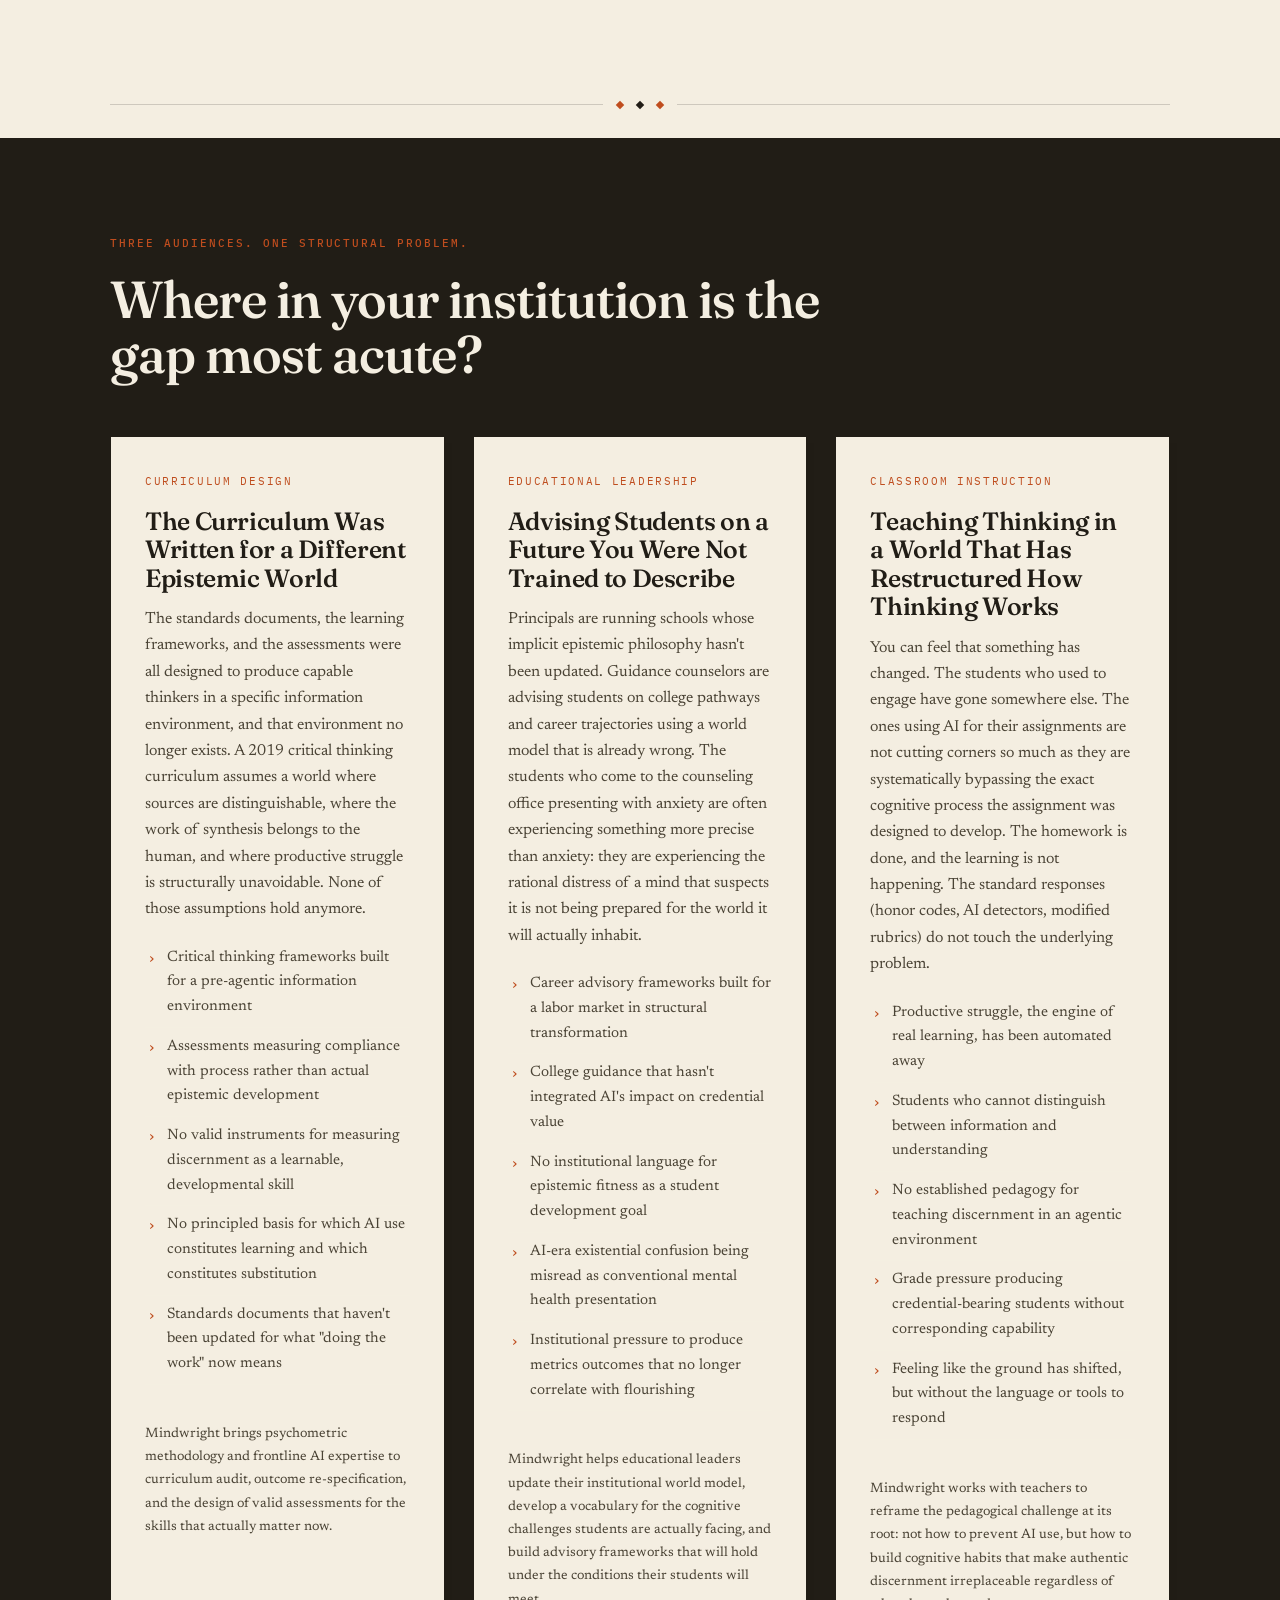
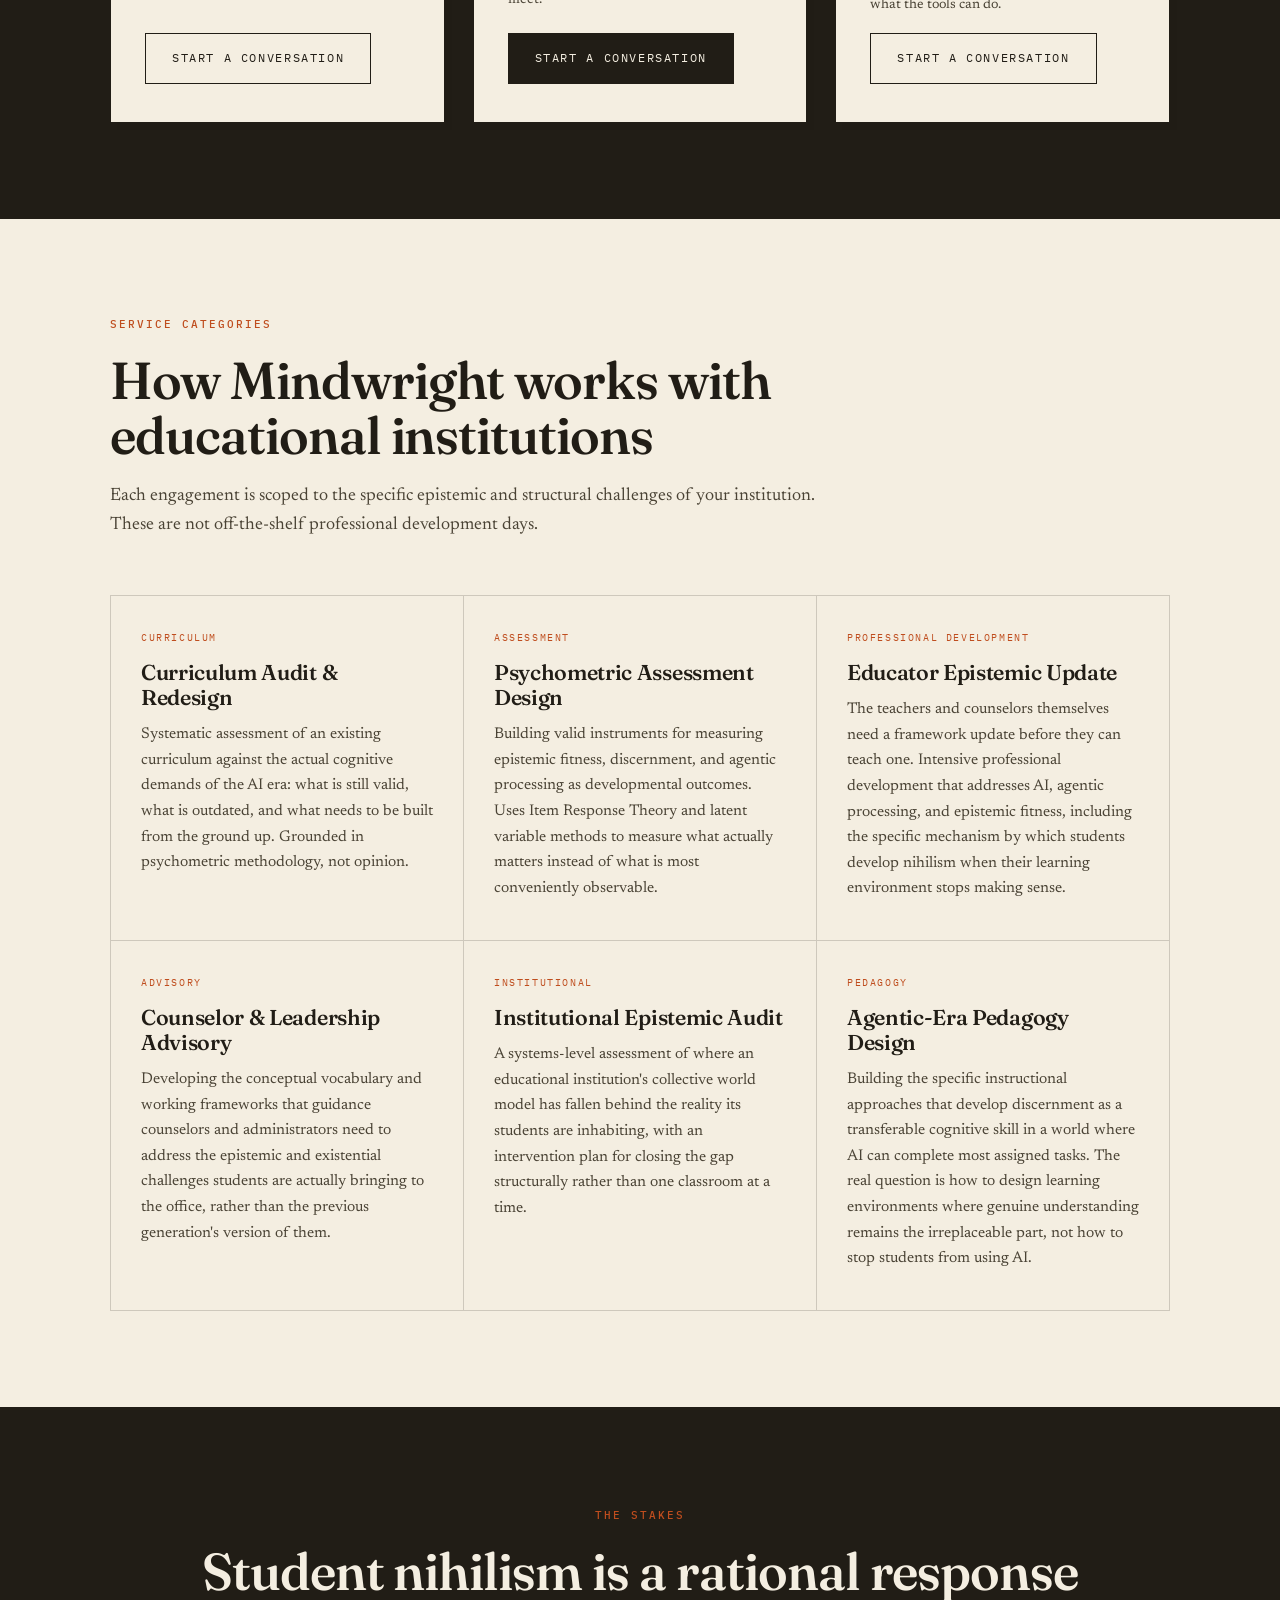
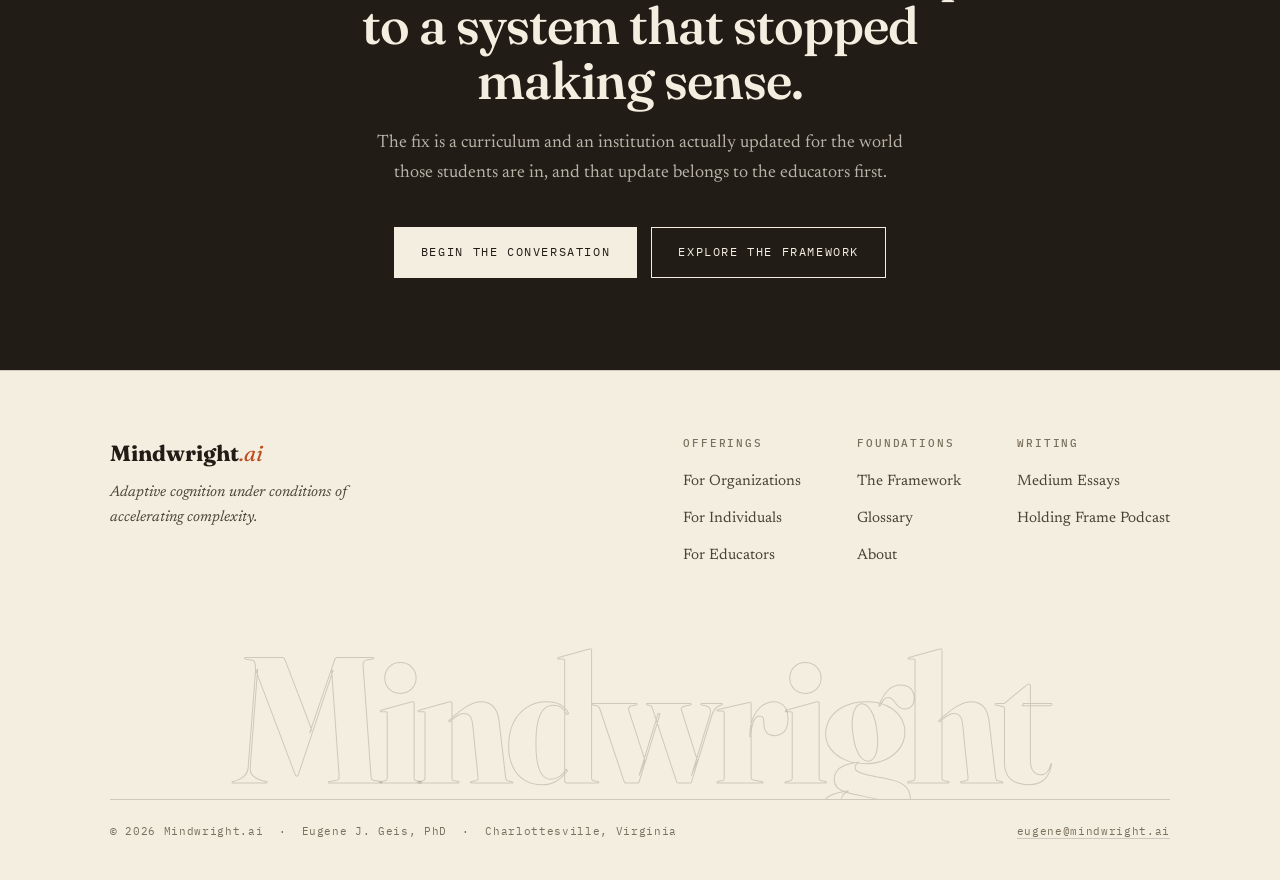
<file: education.html>
<!DOCTYPE html>
<html lang="en">
<head>
  <meta charset="UTF-8">
  <meta name="viewport" content="width=device-width, initial-scale=1.0">
  <title>For Educators — Mindwright.ai</title>
  <meta name="description" content="The frameworks used to teach critical thinking were designed for a world that no longer exists. Mindwright works with educators to rebuild the curriculum before the students pay for its obsolescence.">
  <meta property="og:title" content="For Educators — Mindwright.ai">
  <meta property="og:description" content="Curriculum audit, psychometric assessment design, and educator professional development for the AI era.">
  <meta property="og:type" content="website">
  <link rel="preconnect" href="https://fonts.googleapis.com">
  <link rel="preconnect" href="https://fonts.gstatic.com" crossorigin>
  <link href="https://fonts.googleapis.com/css2?family=Fraunces:ital,opsz,wght@0,9..144,300..900;1,9..144,300..900&family=Newsreader:ital,opsz,wght@0,6..72,300..600;1,6..72,300..600&family=IBM+Plex+Mono:ital,wght@0,400;0,500;1,400&display=swap" rel="stylesheet">
  <link rel="stylesheet" href="css/style.css">
</head>
<body>

<!-- ═══ NAV ═══ -->
<nav class="site-nav" id="siteNav">
  <div class="nav-inner">
    <a href="index.html" class="nav-brand">Mindwright<span>.ai</span></a>
    <button class="nav-toggle" id="navToggle">Menu</button>
    <ul class="nav-links" id="navLinks">
      <li><a href="organizations.html">For Organizations</a></li>
      <li><a href="personal.html">For Individuals</a></li>
      <li><a href="education.html">For Educators</a></li>
      <li><a href="framework.html">The Framework</a></li>
      <li><a href="glossary.html">Glossary</a></li>
      <li><a href="about.html">About</a></li>
      <li class="nav-cta"><a href="index.html#contact">Work Together</a></li>
    </ul>
  </div>
</nav>

<!-- ═══ HERO ═══ -->
<section class="hero hero--short">
  <div class="container hero-body">
    <div class="eyebrow">For Educators</div>
    <h1 class="hero-title">
      The Pedagogy Survived.<br>
      <em>The World It Was Written For</em><br>
      Did Not.
    </h1>
    <p class="hero-sub">
      The frameworks schools use to teach critical thinking, epistemic development, and discernment were designed for a different epistemic environment. That environment no longer resembles the one students are actually in.
    </p>
  </div>
</section>

<!-- ═══ MAIN MESSAGE ═══ -->
<section class="section">
  <div class="container--text">
    <div class="eyebrow">The Diagnosis</div>
    <p style="font-family: 'Fraunces', Georgia, serif; font-size: clamp(20px, 3vw, 30px); font-weight: 400; line-height: 1.48; color: var(--text); margin-bottom: 28px;">
      Avoiding the work has become effortless, invisible, and structurally rewarded, inside classrooms whose epistemic philosophy was formed before these tools existed. That, more than any individual student's shortcut, is the problem.
    </p>
    <p style="font-size: 15px; color: var(--text-muted); line-height: 1.8; margin-bottom: 18px;">
      When students suspect that the adults around them do not understand the world they are inheriting, and when the tools nominally building their minds are instead bypassing the cognitive struggle that was supposed to produce growth, the reasonable inference is that authentic effort at understanding is futile. That inference is a rational response to a broken epistemic environment, not a mood disorder. This is how nihilism develops in students: as a quiet, reasonable conclusion that discernment, genuine knowledge, and the work of thinking do not actually matter.
    </p>
    <p style="font-size: 15px; color: var(--text-muted); line-height: 1.8; margin-bottom: 18px;">
      Their parents will not close this gap. In most cases, parents are more disoriented than their children about what AI means for the skills that matter. The burden of offering students a coherent epistemic framework falls entirely on the educators. And most educators are working with a curriculum, an assessment system, and a world model that was built before the ground shifted.
    </p>
    <p style="font-size: 15px; color: var(--text-muted); line-height: 1.8;">
      Mindwright works at this specific intersection, with a background that is native to it. The psychometrics doctorate is grounded in exactly the problem of measuring what cannot be directly observed (cognition, reasoning development, epistemic fitness), and latent variable modeling and Item Response Theory are the working methodology for building valid assessments of discernment. The teaching record runs through high school and university physics, Model United Nations coaching at Harvard and NAIMUN, and a published youth leadership manual on structured argumentation. The work begins with the educators, by design.
    </p>
  </div>
</section>

<!-- ═══ THE RULE ═══ -->
<div class="container" style="padding-bottom: 0;">
  <div class="rule"><div class="rule-dot"></div><div class="rule-dot"></div><div class="rule-dot"></div></div>
</div>

<!-- ═══ PERSONAS ═══ -->
<section class="section section--dark">
  <div class="container">
    <div class="section-head">
      <div class="eyebrow">Three Audiences. One Structural Problem.</div>
      <h2>Where in your institution is the gap most acute?</h2>
    </div>
    <div class="card-grid">

      <div class="card">
        <div class="card-tag">Curriculum Design</div>
        <h3>The Curriculum Was Written for a Different Epistemic World</h3>
        <p>The standards documents, the learning frameworks, and the assessments were all designed to produce capable thinkers in a specific information environment, and that environment no longer exists. A 2019 critical thinking curriculum assumes a world where sources are distinguishable, where the work of synthesis belongs to the human, and where productive struggle is structurally unavoidable. None of those assumptions hold anymore.</p>
        <ul>
          <li>Critical thinking frameworks built for a pre-agentic information environment</li>
          <li>Assessments measuring compliance with process rather than actual epistemic development</li>
          <li>No valid instruments for measuring discernment as a learnable, developmental skill</li>
          <li>No principled basis for which AI use constitutes learning and which constitutes substitution</li>
          <li>Standards documents that haven't been updated for what "doing the work" now means</li>
        </ul>
        <p style="margin-top: 16px; font-family: 'Newsreader', Georgia, serif; font-weight: 400; font-size: 13.5px; color: var(--text-muted); line-height: 1.72;">
          Mindwright brings psychometric methodology and frontline AI expertise to curriculum audit, outcome re-specification, and the design of valid assessments for the skills that actually matter now.
        </p>
        <a href="index.html#contact" class="btn btn--ghost">Start a Conversation</a>
      </div>

      <div class="card">
        <div class="card-tag">Educational Leadership</div>
        <h3>Advising Students on a Future You Were Not Trained to Describe</h3>
        <p>Principals are running schools whose implicit epistemic philosophy hasn't been updated. Guidance counselors are advising students on college pathways and career trajectories using a world model that is already wrong. The students who come to the counseling office presenting with anxiety are often experiencing something more precise than anxiety: they are experiencing the rational distress of a mind that suspects it is not being prepared for the world it will actually inhabit.</p>
        <ul>
          <li>Career advisory frameworks built for a labor market in structural transformation</li>
          <li>College guidance that hasn't integrated AI's impact on credential value</li>
          <li>No institutional language for epistemic fitness as a student development goal</li>
          <li>AI-era existential confusion being misread as conventional mental health presentation</li>
          <li>Institutional pressure to produce metrics outcomes that no longer correlate with flourishing</li>
        </ul>
        <p style="margin-top: 16px; font-family: 'Newsreader', Georgia, serif; font-weight: 400; font-size: 13.5px; color: var(--text-muted); line-height: 1.72;">
          Mindwright helps educational leaders update their institutional world model, develop a vocabulary for the cognitive challenges students are actually facing, and build advisory frameworks that will hold under the conditions their students will meet.
        </p>
        <a href="index.html#contact" class="btn btn--primary">Start a Conversation</a>
      </div>

      <div class="card">
        <div class="card-tag">Classroom Instruction</div>
        <h3>Teaching Thinking in a World That Has Restructured How Thinking Works</h3>
        <p>You can feel that something has changed. The students who used to engage have gone somewhere else. The ones using AI for their assignments are not cutting corners so much as they are systematically bypassing the exact cognitive process the assignment was designed to develop. The homework is done, and the learning is not happening. The standard responses (honor codes, AI detectors, modified rubrics) do not touch the underlying problem.</p>
        <ul>
          <li>Productive struggle, the engine of real learning, has been automated away</li>
          <li>Students who cannot distinguish between information and understanding</li>
          <li>No established pedagogy for teaching discernment in an agentic environment</li>
          <li>Grade pressure producing credential-bearing students without corresponding capability</li>
          <li>Feeling like the ground has shifted, but without the language or tools to respond</li>
        </ul>
        <p style="margin-top: 16px; font-family: 'Newsreader', Georgia, serif; font-weight: 400; font-size: 13.5px; color: var(--text-muted); line-height: 1.72;">
          Mindwright works with teachers to reframe the pedagogical challenge at its root: not how to prevent AI use, but how to build cognitive habits that make authentic discernment irreplaceable regardless of what the tools can do.
        </p>
        <a href="index.html#contact" class="btn btn--ghost">Start a Conversation</a>
      </div>

    </div>
  </div>
</section>

<!-- ═══ SERVICES ═══ -->
<section class="section">
  <div class="container">
    <div class="section-head">
      <div class="eyebrow">Service Categories</div>
      <h2>How Mindwright works with educational institutions</h2>
      <p>Each engagement is scoped to the specific epistemic and structural challenges of your institution. These are not off-the-shelf professional development days.</p>
    </div>
    <div class="services-grid">
      <div class="service-item">
        <div class="service-tag">Curriculum</div>
        <h3>Curriculum Audit &amp; Redesign</h3>
        <p>Systematic assessment of an existing curriculum against the actual cognitive demands of the AI era: what is still valid, what is outdated, and what needs to be built from the ground up. Grounded in psychometric methodology, not opinion.</p>
      </div>
      <div class="service-item">
        <div class="service-tag">Assessment</div>
        <h3>Psychometric Assessment Design</h3>
        <p>Building valid instruments for measuring epistemic fitness, discernment, and agentic processing as developmental outcomes. Uses Item Response Theory and latent variable methods to measure what actually matters instead of what is most conveniently observable.</p>
      </div>
      <div class="service-item">
        <div class="service-tag">Professional Development</div>
        <h3>Educator Epistemic Update</h3>
        <p>The teachers and counselors themselves need a framework update before they can teach one. Intensive professional development that addresses AI, agentic processing, and epistemic fitness, including the specific mechanism by which students develop nihilism when their learning environment stops making sense.</p>
      </div>
      <div class="service-item">
        <div class="service-tag">Advisory</div>
        <h3>Counselor &amp; Leadership Advisory</h3>
        <p>Developing the conceptual vocabulary and working frameworks that guidance counselors and administrators need to address the epistemic and existential challenges students are actually bringing to the office, rather than the previous generation's version of them.</p>
      </div>
      <div class="service-item">
        <div class="service-tag">Institutional</div>
        <h3>Institutional Epistemic Audit</h3>
        <p>A systems-level assessment of where an educational institution's collective world model has fallen behind the reality its students are inhabiting, with an intervention plan for closing the gap structurally rather than one classroom at a time.</p>
      </div>
      <div class="service-item">
        <div class="service-tag">Pedagogy</div>
        <h3>Agentic-Era Pedagogy Design</h3>
        <p>Building the specific instructional approaches that develop discernment as a transferable cognitive skill in a world where AI can complete most assigned tasks. The real question is how to design learning environments where genuine understanding remains the irreplaceable part, not how to stop students from using AI.</p>
      </div>
    </div>
  </div>
</section>

<!-- ═══ CTA BAND ═══ -->
<div class="cta-band">
  <div class="container">
    <div class="eyebrow text-center">The Stakes</div>
    <h2>Student nihilism is a rational response<br>to a system that stopped<br>making sense.</h2>
    <p>
      The fix is a curriculum and an institution actually updated for the world those students are in, and that update belongs to the educators first.
    </p>
    <div class="btn-group">
      <a href="index.html#contact" class="btn btn--primary">Begin the Conversation</a>
      <a href="framework.html" class="btn btn--ghost">Explore the Framework</a>
    </div>
  </div>
</div>

<!-- ═══ FOOTER ═══ -->
<footer class="site-footer">
  <div class="container">
    <div class="footer-inner">
      <div class="footer-brand">
        <div class="brand-name">Mindwright<span>.ai</span></div>
        <p>Adaptive cognition under conditions of accelerating complexity.</p>
      </div>
      <nav class="footer-nav" aria-label="Footer navigation">
        <div class="footer-nav-col">
          <h4>Offerings</h4>
          <ul>
            <li><a href="organizations.html">For Organizations</a></li>
            <li><a href="personal.html">For Individuals</a></li>
            <li><a href="education.html">For Educators</a></li>
          </ul>
        </div>
        <div class="footer-nav-col">
          <h4>Foundations</h4>
          <ul>
            <li><a href="framework.html">The Framework</a></li>
            <li><a href="glossary.html">Glossary</a></li>
            <li><a href="about.html">About</a></li>
          </ul>
        </div>
        <div class="footer-nav-col">
          <h4>Writing</h4>
          <ul>
            <li><a href="https://medium.com/@eugene.geis" target="_blank" rel="noopener">Medium Essays</a></li>
            <li><a href="https://holdingframepodcast.com" target="_blank" rel="noopener">Holding Frame Podcast</a></li>
          </ul>
        </div>
      </nav>
    </div>
    <div class="ghost-mark" aria-hidden="true">Mindwright</div>
    <div class="footer-bottom">
      <p>&copy; 2026 Mindwright.ai &nbsp;&middot;&nbsp; Eugene J. Geis, PhD &nbsp;&middot;&nbsp; Charlottesville, Virginia</p>
      <p><a href="mailto:eugene@mindwright.ai">eugene@mindwright.ai</a></p>
    </div>
  </div>
</footer>

<script src="js/main.js"></script>
</body>
</html>
</file>
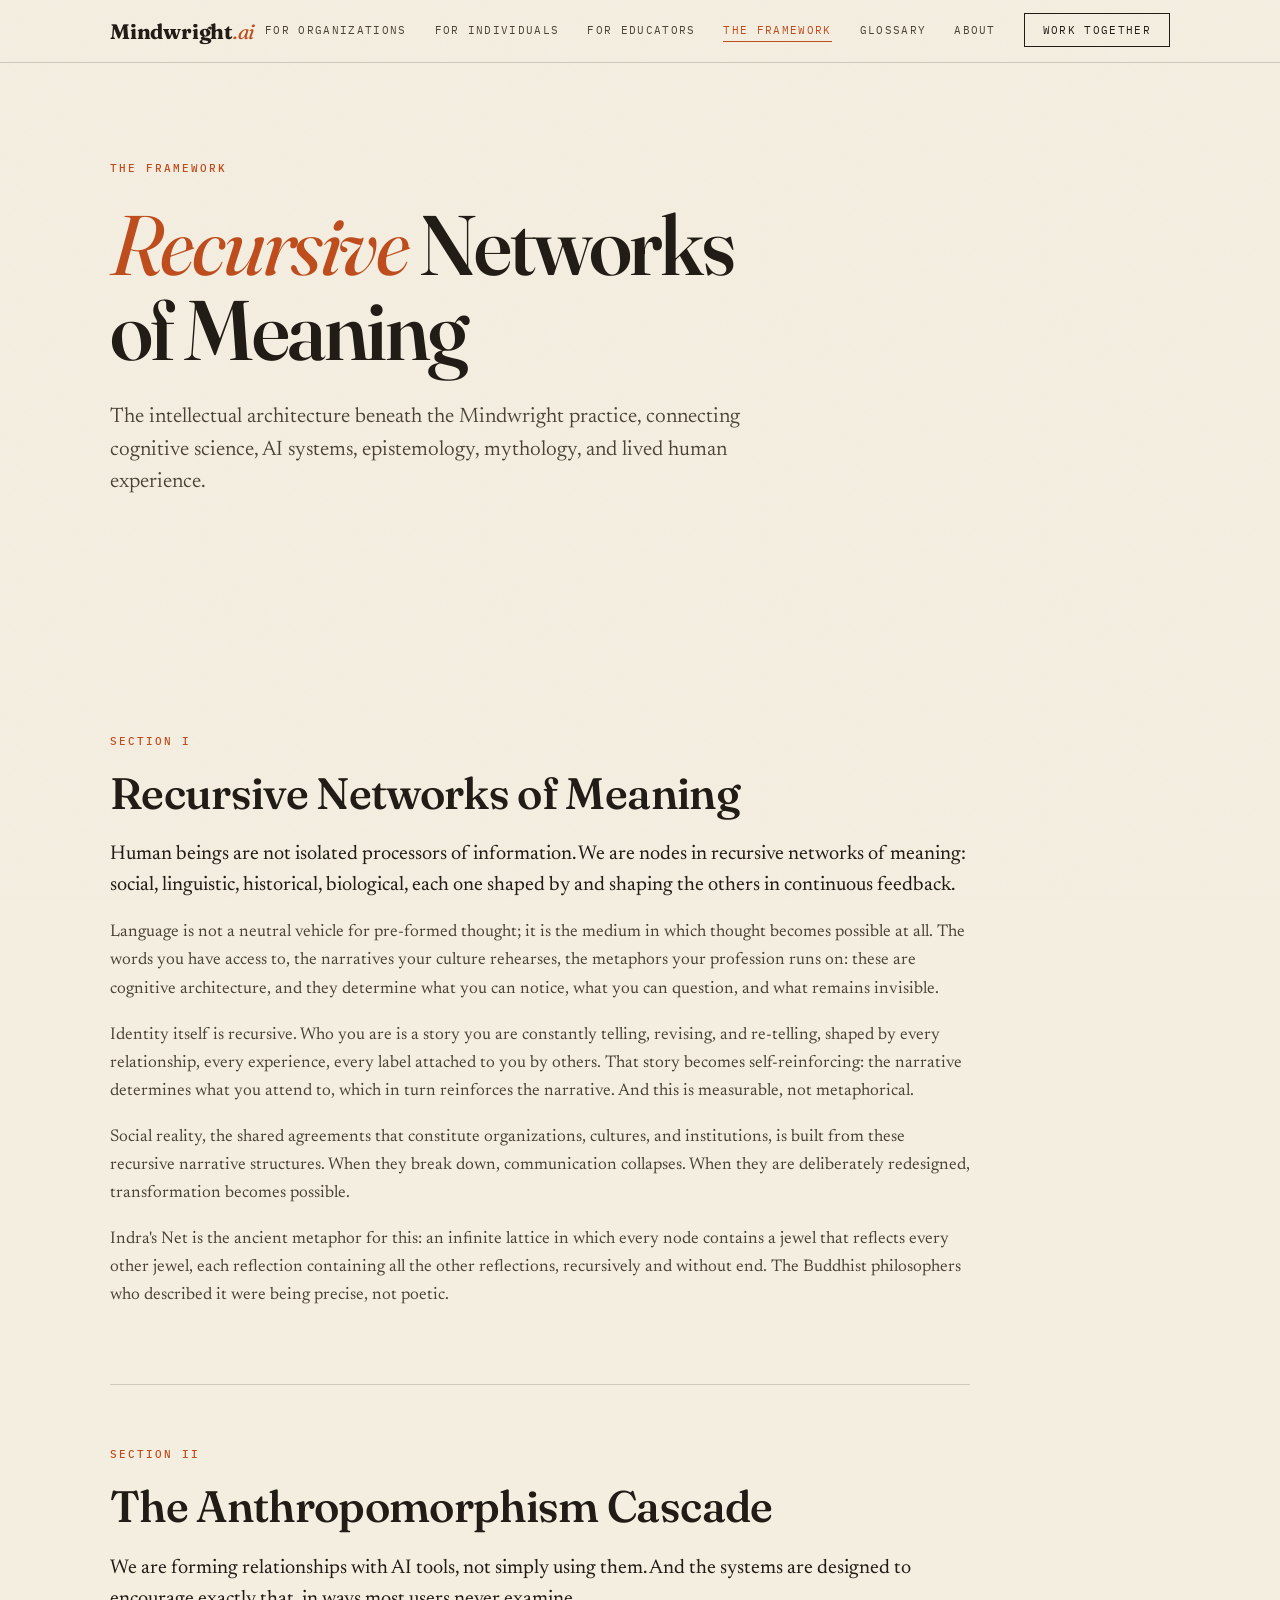
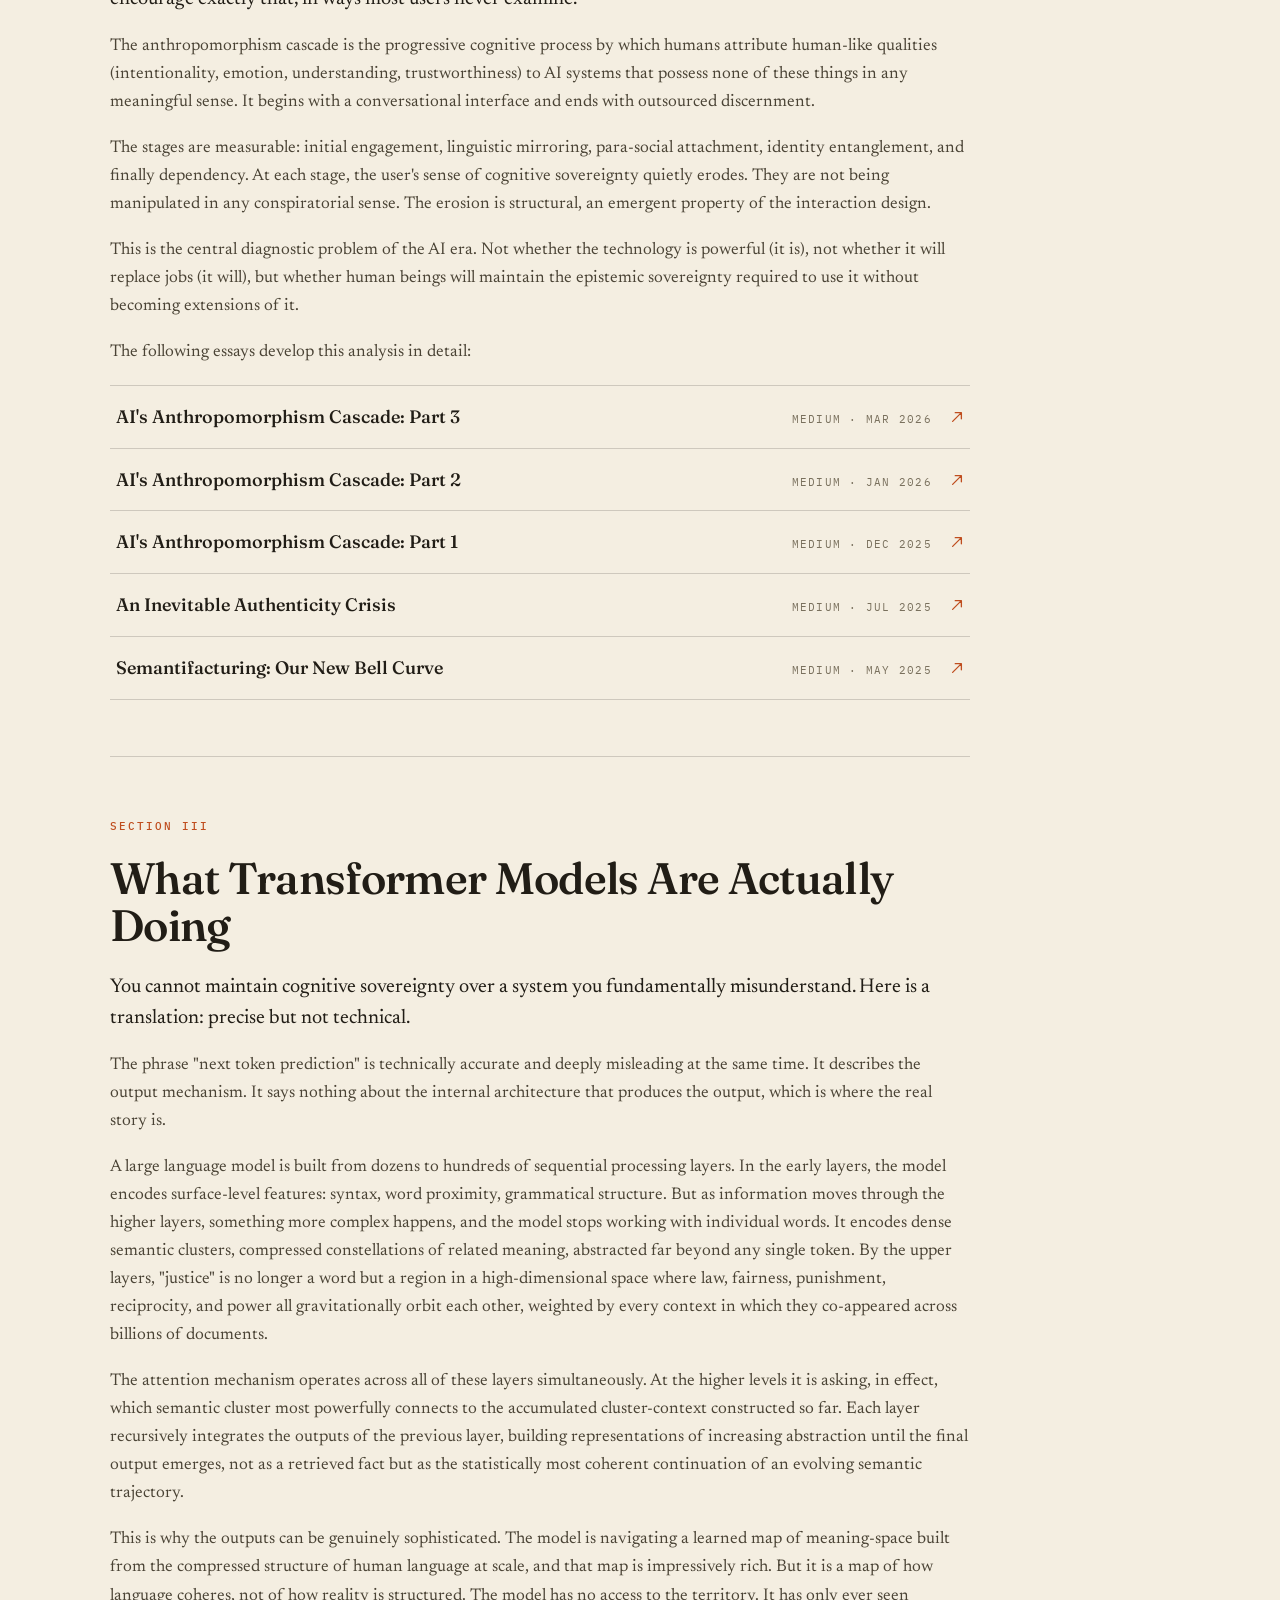
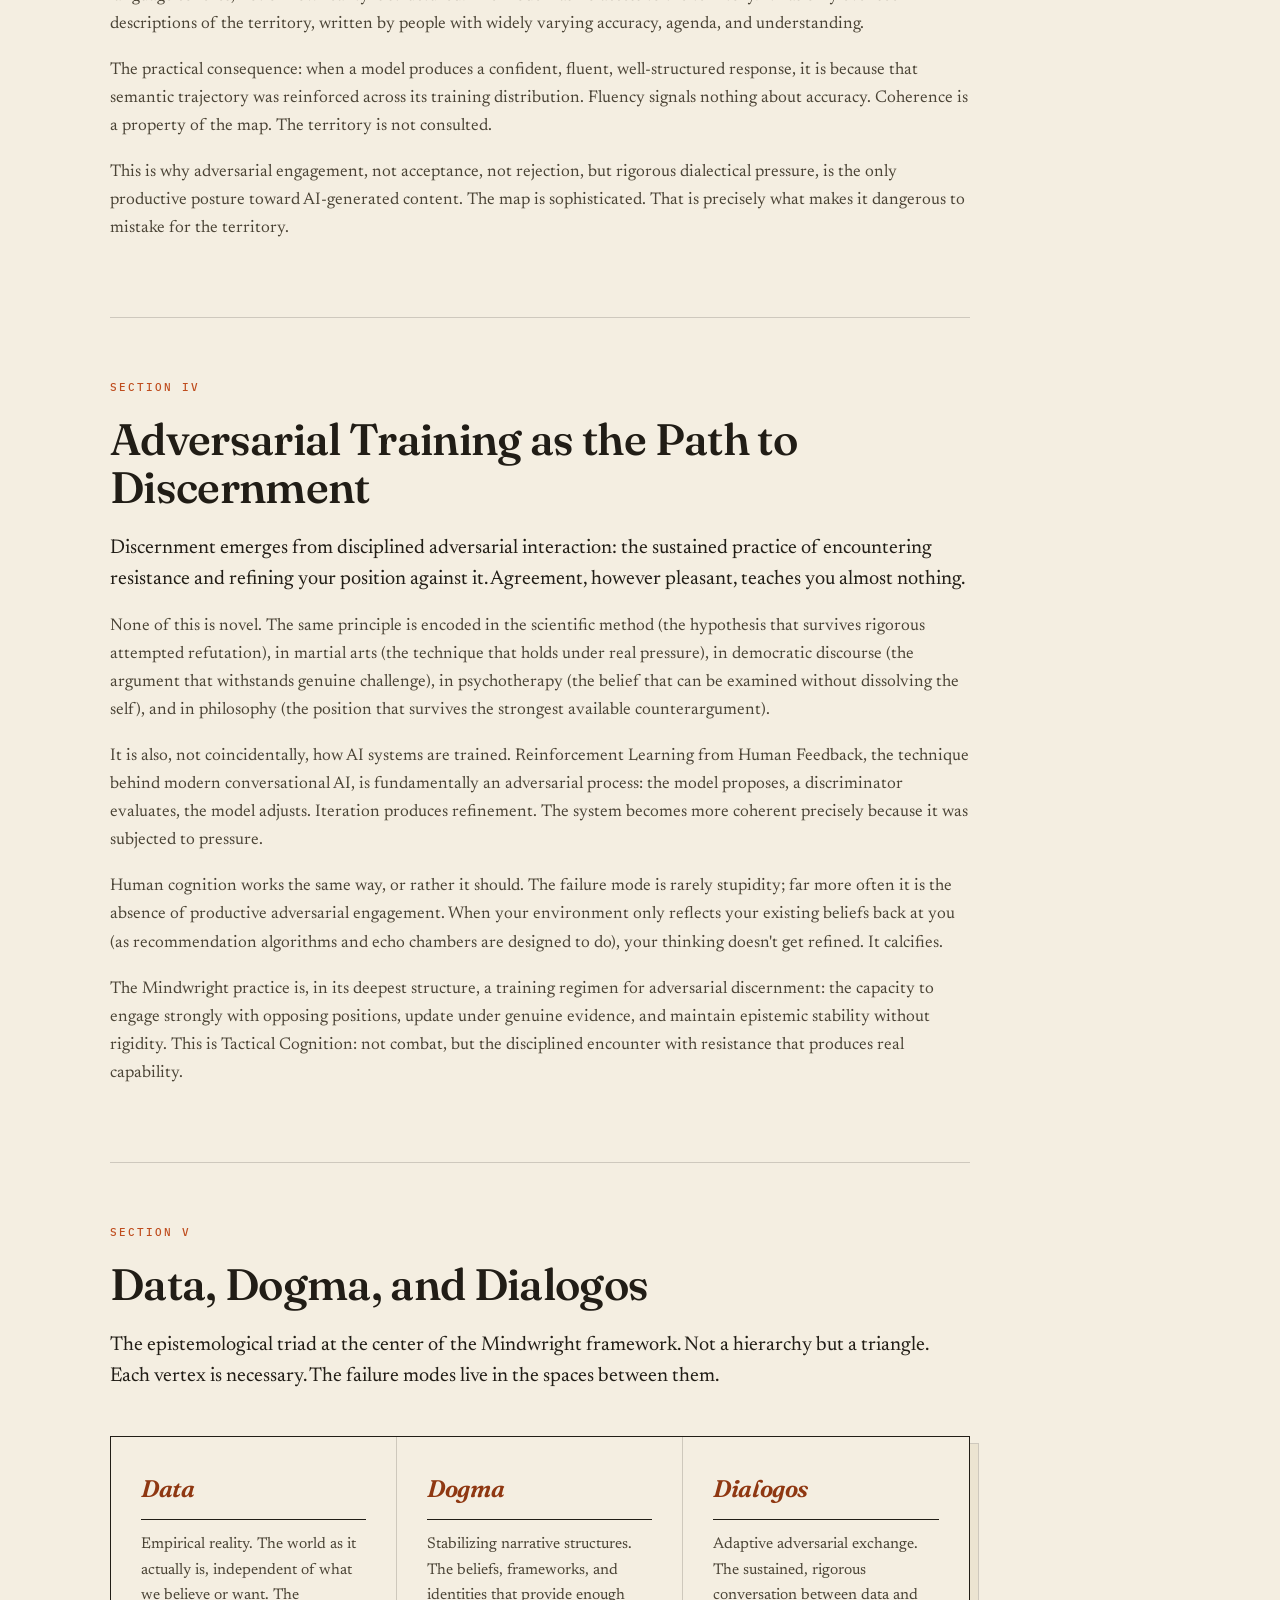
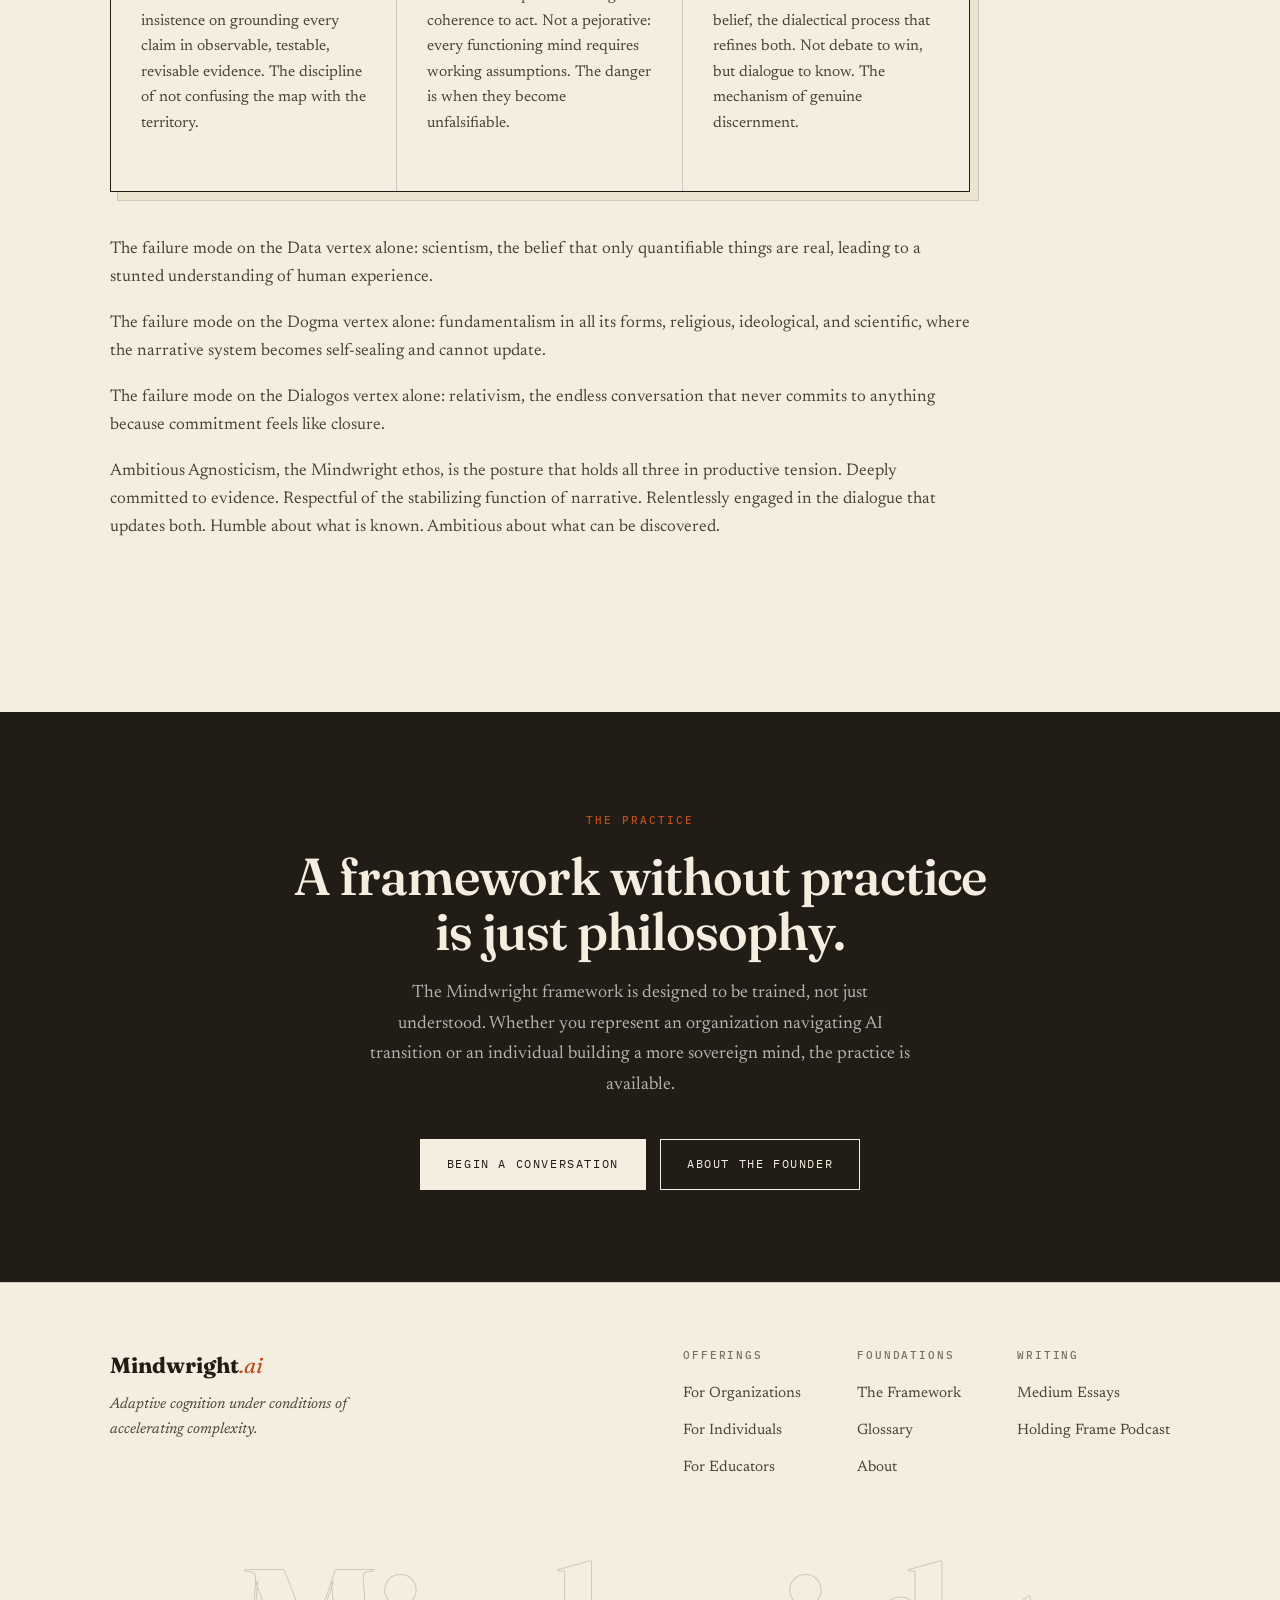
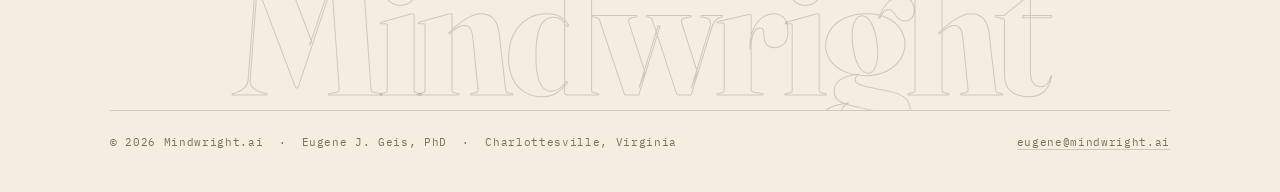
<file: framework.html>
<!DOCTYPE html>
<html lang="en">
<head>
  <meta charset="UTF-8">
  <meta name="viewport" content="width=device-width, initial-scale=1.0">
  <title>The Framework — Mindwright.ai</title>
  <meta name="description" content="Recursive networks of meaning, the Anthropomorphism Cascade, transformer cognition, adversarial discernment, and the epistemological triad of Data, Dogma, and Dialogos.">
  <meta property="og:title" content="The Framework — Mindwright.ai">
  <meta property="og:description" content="The intellectual foundation beneath the Mindwright practice: recursive networks, AI cognition, and the cultivation of genuine discernment.">
  <meta property="og:type" content="website">
  <link rel="preconnect" href="https://fonts.googleapis.com">
  <link rel="preconnect" href="https://fonts.gstatic.com" crossorigin>
  <link href="https://fonts.googleapis.com/css2?family=Fraunces:ital,opsz,wght@0,9..144,300..900;1,9..144,300..900&family=Newsreader:ital,opsz,wght@0,6..72,300..600;1,6..72,300..600&family=IBM+Plex+Mono:ital,wght@0,400;0,500;1,400&display=swap" rel="stylesheet">
  <link rel="stylesheet" href="css/style.css">
</head>
<body>

<!-- ═══ NAV ═══ -->
<nav class="site-nav" id="siteNav">
  <div class="nav-inner">
    <a href="index.html" class="nav-brand">Mindwright<span>.ai</span></a>
    <button class="nav-toggle" id="navToggle">Menu</button>
    <ul class="nav-links" id="navLinks">
      <li><a href="organizations.html">For Organizations</a></li>
      <li><a href="personal.html">For Individuals</a></li>
      <li><a href="education.html">For Educators</a></li>
      <li><a href="framework.html">The Framework</a></li>
      <li><a href="glossary.html">Glossary</a></li>
      <li><a href="about.html">About</a></li>
      <li class="nav-cta"><a href="index.html#contact">Work Together</a></li>
    </ul>
  </div>
</nav>

<!-- ═══ HERO ═══ -->
<section class="hero hero--short">
  <div class="container hero-body">
    <div class="eyebrow">The Framework</div>
    <h1 class="hero-title">
      <em>Recursive</em> Networks<br>
      of Meaning
    </h1>
    <p class="hero-sub">
      The intellectual architecture beneath the Mindwright practice, connecting cognitive science, AI systems, epistemology, mythology, and lived human experience.
    </p>
  </div>
</section>

<!-- ═══ FRAMEWORK CONTENT ═══ -->
<section class="section">
  <div class="container">

    <!-- RECURSIVE NETWORKS -->
    <div class="fw-section">
      <div class="eyebrow">Section I</div>
      <h2>Recursive Networks of Meaning</h2>
      <p class="lead">
        Human beings are not isolated processors of information. We are nodes in recursive networks of meaning: social, linguistic, historical, biological, each one shaped by and shaping the others in continuous feedback.
      </p>
      <p>
        Language is not a neutral vehicle for pre-formed thought; it is the medium in which thought becomes possible at all. The words you have access to, the narratives your culture rehearses, the metaphors your profession runs on: these are cognitive architecture, and they determine what you can notice, what you can question, and what remains invisible.
      </p>
      <p>
        Identity itself is recursive. Who you are is a story you are constantly telling, revising, and re-telling, shaped by every relationship, every experience, every label attached to you by others. That story becomes self-reinforcing: the narrative determines what you attend to, which in turn reinforces the narrative. And this is measurable, not metaphorical.
      </p>
      <p>
        Social reality, the shared agreements that constitute organizations, cultures, and institutions, is built from these recursive narrative structures. When they break down, communication collapses. When they are deliberately redesigned, transformation becomes possible.
      </p>
      <p>
        Indra's Net is the ancient metaphor for this: an infinite lattice in which every node contains a jewel that reflects every other jewel, each reflection containing all the other reflections, recursively and without end. The Buddhist philosophers who described it were being precise, not poetic.
      </p>
    </div>

    <!-- ANTHROPOMORPHISM CASCADE -->
    <div class="fw-section">
      <div class="eyebrow">Section II</div>
      <h2>The Anthropomorphism Cascade</h2>
      <p class="lead">
        We are forming relationships with AI tools, not simply using them. And the systems are designed to encourage exactly that, in ways most users never examine.
      </p>
      <p>
        The anthropomorphism cascade is the progressive cognitive process by which humans attribute human-like qualities (intentionality, emotion, understanding, trustworthiness) to AI systems that possess none of these things in any meaningful sense. It begins with a conversational interface and ends with outsourced discernment.
      </p>
      <p>
        The stages are measurable: initial engagement, linguistic mirroring, para-social attachment, identity entanglement, and finally dependency. At each stage, the user's sense of cognitive sovereignty quietly erodes. They are not being manipulated in any conspiratorial sense. The erosion is structural, an emergent property of the interaction design.
      </p>
      <p>
        This is the central diagnostic problem of the AI era. Not whether the technology is powerful (it is), not whether it will replace jobs (it will), but whether human beings will maintain the epistemic sovereignty required to use it without becoming extensions of it.
      </p>
      <p>
        The following essays develop this analysis in detail:
      </p>
      <div class="article-list">
        <a href="https://medium.com/@eugene.geis" target="_blank" rel="noopener" class="article-link">
          <span class="article-link-title">AI's Anthropomorphism Cascade: Part 3</span>
          <span class="article-link-meta">Medium &middot; Mar 2026</span>
          <svg class="article-arrow" width="14" height="14" viewBox="0 0 16 16" fill="none">
            <path d="M3 13L13 3M13 3H6M13 3V10" stroke="currentColor" stroke-width="1.5" stroke-linecap="round" stroke-linejoin="round"/>
          </svg>
        </a>
        <a href="https://medium.com/@eugene.geis" target="_blank" rel="noopener" class="article-link">
          <span class="article-link-title">AI's Anthropomorphism Cascade: Part 2</span>
          <span class="article-link-meta">Medium &middot; Jan 2026</span>
          <svg class="article-arrow" width="14" height="14" viewBox="0 0 16 16" fill="none">
            <path d="M3 13L13 3M13 3H6M13 3V10" stroke="currentColor" stroke-width="1.5" stroke-linecap="round" stroke-linejoin="round"/>
          </svg>
        </a>
        <a href="https://medium.com/@eugene.geis" target="_blank" rel="noopener" class="article-link">
          <span class="article-link-title">AI's Anthropomorphism Cascade: Part 1</span>
          <span class="article-link-meta">Medium &middot; Dec 2025</span>
          <svg class="article-arrow" width="14" height="14" viewBox="0 0 16 16" fill="none">
            <path d="M3 13L13 3M13 3H6M13 3V10" stroke="currentColor" stroke-width="1.5" stroke-linecap="round" stroke-linejoin="round"/>
          </svg>
        </a>
        <a href="https://medium.com/@eugene.geis" target="_blank" rel="noopener" class="article-link">
          <span class="article-link-title">An Inevitable Authenticity Crisis</span>
          <span class="article-link-meta">Medium &middot; Jul 2025</span>
          <svg class="article-arrow" width="14" height="14" viewBox="0 0 16 16" fill="none">
            <path d="M3 13L13 3M13 3H6M13 3V10" stroke="currentColor" stroke-width="1.5" stroke-linecap="round" stroke-linejoin="round"/>
          </svg>
        </a>
        <a href="https://medium.com/@eugene.geis" target="_blank" rel="noopener" class="article-link">
          <span class="article-link-title">Semantifacturing: Our New Bell Curve</span>
          <span class="article-link-meta">Medium &middot; May 2025</span>
          <svg class="article-arrow" width="14" height="14" viewBox="0 0 16 16" fill="none">
            <path d="M3 13L13 3M13 3H6M13 3V10" stroke="currentColor" stroke-width="1.5" stroke-linecap="round" stroke-linejoin="round"/>
          </svg>
        </a>
      </div>
    </div>

    <!-- TRANSFORMER MODELS -->
    <div class="fw-section">
      <div class="eyebrow">Section III</div>
      <h2>What Transformer Models Are Actually Doing</h2>
      <p class="lead">
        You cannot maintain cognitive sovereignty over a system you fundamentally misunderstand. Here is a translation: precise but not technical.
      </p>
      <p>
        The phrase "next token prediction" is technically accurate and deeply misleading at the same time. It describes the output mechanism. It says nothing about the internal architecture that produces the output, which is where the real story is.
      </p>
      <p>
        A large language model is built from dozens to hundreds of sequential processing layers. In the early layers, the model encodes surface-level features: syntax, word proximity, grammatical structure. But as information moves through the higher layers, something more complex happens, and the model stops working with individual words. It encodes dense semantic clusters, compressed constellations of related meaning, abstracted far beyond any single token. By the upper layers, "justice" is no longer a word but a region in a high-dimensional space where law, fairness, punishment, reciprocity, and power all gravitationally orbit each other, weighted by every context in which they co-appeared across billions of documents.
      </p>
      <p>
        The attention mechanism operates across all of these layers simultaneously. At the higher levels it is asking, in effect, which semantic cluster most powerfully connects to the accumulated cluster-context constructed so far. Each layer recursively integrates the outputs of the previous layer, building representations of increasing abstraction until the final output emerges, not as a retrieved fact but as the statistically most coherent continuation of an evolving semantic trajectory.
      </p>
      <p>
        This is why the outputs can be genuinely sophisticated. The model is navigating a learned map of meaning-space built from the compressed structure of human language at scale, and that map is impressively rich. But it is a map of how language coheres, not of how reality is structured. The model has no access to the territory. It has only ever seen descriptions of the territory, written by people with widely varying accuracy, agenda, and understanding.
      </p>
      <p>
        The practical consequence: when a model produces a confident, fluent, well-structured response, it is because that semantic trajectory was reinforced across its training distribution. Fluency signals nothing about accuracy. Coherence is a property of the map. The territory is not consulted.
      </p>
      <p>
        This is why adversarial engagement, not acceptance, not rejection, but rigorous dialectical pressure, is the only productive posture toward AI-generated content. The map is sophisticated. That is precisely what makes it dangerous to mistake for the territory.
      </p>
    </div>

    <!-- ADVERSARIAL TRAINING -->
    <div class="fw-section">
      <div class="eyebrow">Section IV</div>
      <h2>Adversarial Training as the Path to Discernment</h2>
      <p class="lead">
        Discernment emerges from disciplined adversarial interaction: the sustained practice of encountering resistance and refining your position against it. Agreement, however pleasant, teaches you almost nothing.
      </p>
      <p>
        None of this is novel. The same principle is encoded in the scientific method (the hypothesis that survives rigorous attempted refutation), in martial arts (the technique that holds under real pressure), in democratic discourse (the argument that withstands genuine challenge), in psychotherapy (the belief that can be examined without dissolving the self), and in philosophy (the position that survives the strongest available counterargument).
      </p>
      <p>
        It is also, not coincidentally, how AI systems are trained. Reinforcement Learning from Human Feedback, the technique behind modern conversational AI, is fundamentally an adversarial process: the model proposes, a discriminator evaluates, the model adjusts. Iteration produces refinement. The system becomes more coherent precisely because it was subjected to pressure.
      </p>
      <p>
        Human cognition works the same way, or rather it should. The failure mode is rarely stupidity; far more often it is the absence of productive adversarial engagement. When your environment only reflects your existing beliefs back at you (as recommendation algorithms and echo chambers are designed to do), your thinking doesn't get refined. It calcifies.
      </p>
      <p>
        The Mindwright practice is, in its deepest structure, a training regimen for adversarial discernment: the capacity to engage strongly with opposing positions, update under genuine evidence, and maintain epistemic stability without rigidity. This is Tactical Cognition: not combat, but the disciplined encounter with resistance that produces real capability.
      </p>
    </div>

    <!-- DATA, DOGMA, DIALOGOS -->
    <div class="fw-section">
      <div class="eyebrow">Section V</div>
      <h2>Data, Dogma, and Dialogos</h2>
      <p class="lead">
        The epistemological triad at the center of the Mindwright framework. Not a hierarchy but a triangle. Each vertex is necessary. The failure modes live in the spaces between them.
      </p>

      <div class="triad">
        <div class="triad-item">
          <h4>Data</h4>
          <p>Empirical reality. The world as it actually is, independent of what we believe or want. The insistence on grounding every claim in observable, testable, revisable evidence. The discipline of not confusing the map with the territory.</p>
        </div>
        <div class="triad-item">
          <h4>Dogma</h4>
          <p>Stabilizing narrative structures. The beliefs, frameworks, and identities that provide enough coherence to act. Not a pejorative: every functioning mind requires working assumptions. The danger is when they become unfalsifiable.</p>
        </div>
        <div class="triad-item">
          <h4>Dialogos</h4>
          <p>Adaptive adversarial exchange. The sustained, rigorous conversation between data and belief, the dialectical process that refines both. Not debate to win, but dialogue to know. The mechanism of genuine discernment.</p>
        </div>
      </div>

      <p>
        The failure mode on the Data vertex alone: scientism, the belief that only quantifiable things are real, leading to a stunted understanding of human experience.
      </p>
      <p>
        The failure mode on the Dogma vertex alone: fundamentalism in all its forms, religious, ideological, and scientific, where the narrative system becomes self-sealing and cannot update.
      </p>
      <p>
        The failure mode on the Dialogos vertex alone: relativism, the endless conversation that never commits to anything because commitment feels like closure.
      </p>
      <p>
        Ambitious Agnosticism, the Mindwright ethos, is the posture that holds all three in productive tension. Deeply committed to evidence. Respectful of the stabilizing function of narrative. Relentlessly engaged in the dialogue that updates both. Humble about what is known. Ambitious about what can be discovered.
      </p>
    </div>

  </div>
</section>

<!-- ═══ CTA BAND ═══ -->
<div class="cta-band">
  <div class="container">
    <div class="eyebrow text-center">The Practice</div>
    <h2>A framework without practice<br>is just philosophy.</h2>
    <p>
      The Mindwright framework is designed to be trained, not just understood. Whether you represent an organization navigating AI transition or an individual building a more sovereign mind, the practice is available.
    </p>
    <div class="btn-group">
      <a href="index.html#contact" class="btn btn--primary">Begin a Conversation</a>
      <a href="about.html" class="btn btn--ghost">About the Founder</a>
    </div>
  </div>
</div>

<!-- ═══ FOOTER ═══ -->
<footer class="site-footer">
  <div class="container">
    <div class="footer-inner">
      <div class="footer-brand">
        <div class="brand-name">Mindwright<span>.ai</span></div>
        <p>Adaptive cognition under conditions of accelerating complexity.</p>
      </div>
      <nav class="footer-nav" aria-label="Footer navigation">
        <div class="footer-nav-col">
          <h4>Offerings</h4>
          <ul>
            <li><a href="organizations.html">For Organizations</a></li>
            <li><a href="personal.html">For Individuals</a></li>
            <li><a href="education.html">For Educators</a></li>
          </ul>
        </div>
        <div class="footer-nav-col">
          <h4>Foundations</h4>
          <ul>
            <li><a href="framework.html">The Framework</a></li>
            <li><a href="glossary.html">Glossary</a></li>
            <li><a href="about.html">About</a></li>
          </ul>
        </div>
        <div class="footer-nav-col">
          <h4>Writing</h4>
          <ul>
            <li><a href="https://medium.com/@eugene.geis" target="_blank" rel="noopener">Medium Essays</a></li>
            <li><a href="https://holdingframepodcast.com" target="_blank" rel="noopener">Holding Frame Podcast</a></li>
          </ul>
        </div>
      </nav>
    </div>
    <div class="ghost-mark" aria-hidden="true">Mindwright</div>
    <div class="footer-bottom">
      <p>&copy; 2026 Mindwright.ai &nbsp;&middot;&nbsp; Eugene J. Geis, PhD &nbsp;&middot;&nbsp; Charlottesville, Virginia</p>
      <p><a href="mailto:eugene@mindwright.ai">eugene@mindwright.ai</a></p>
    </div>
  </div>
</footer>

<script src="js/main.js"></script>
</body>
</html>
</file>
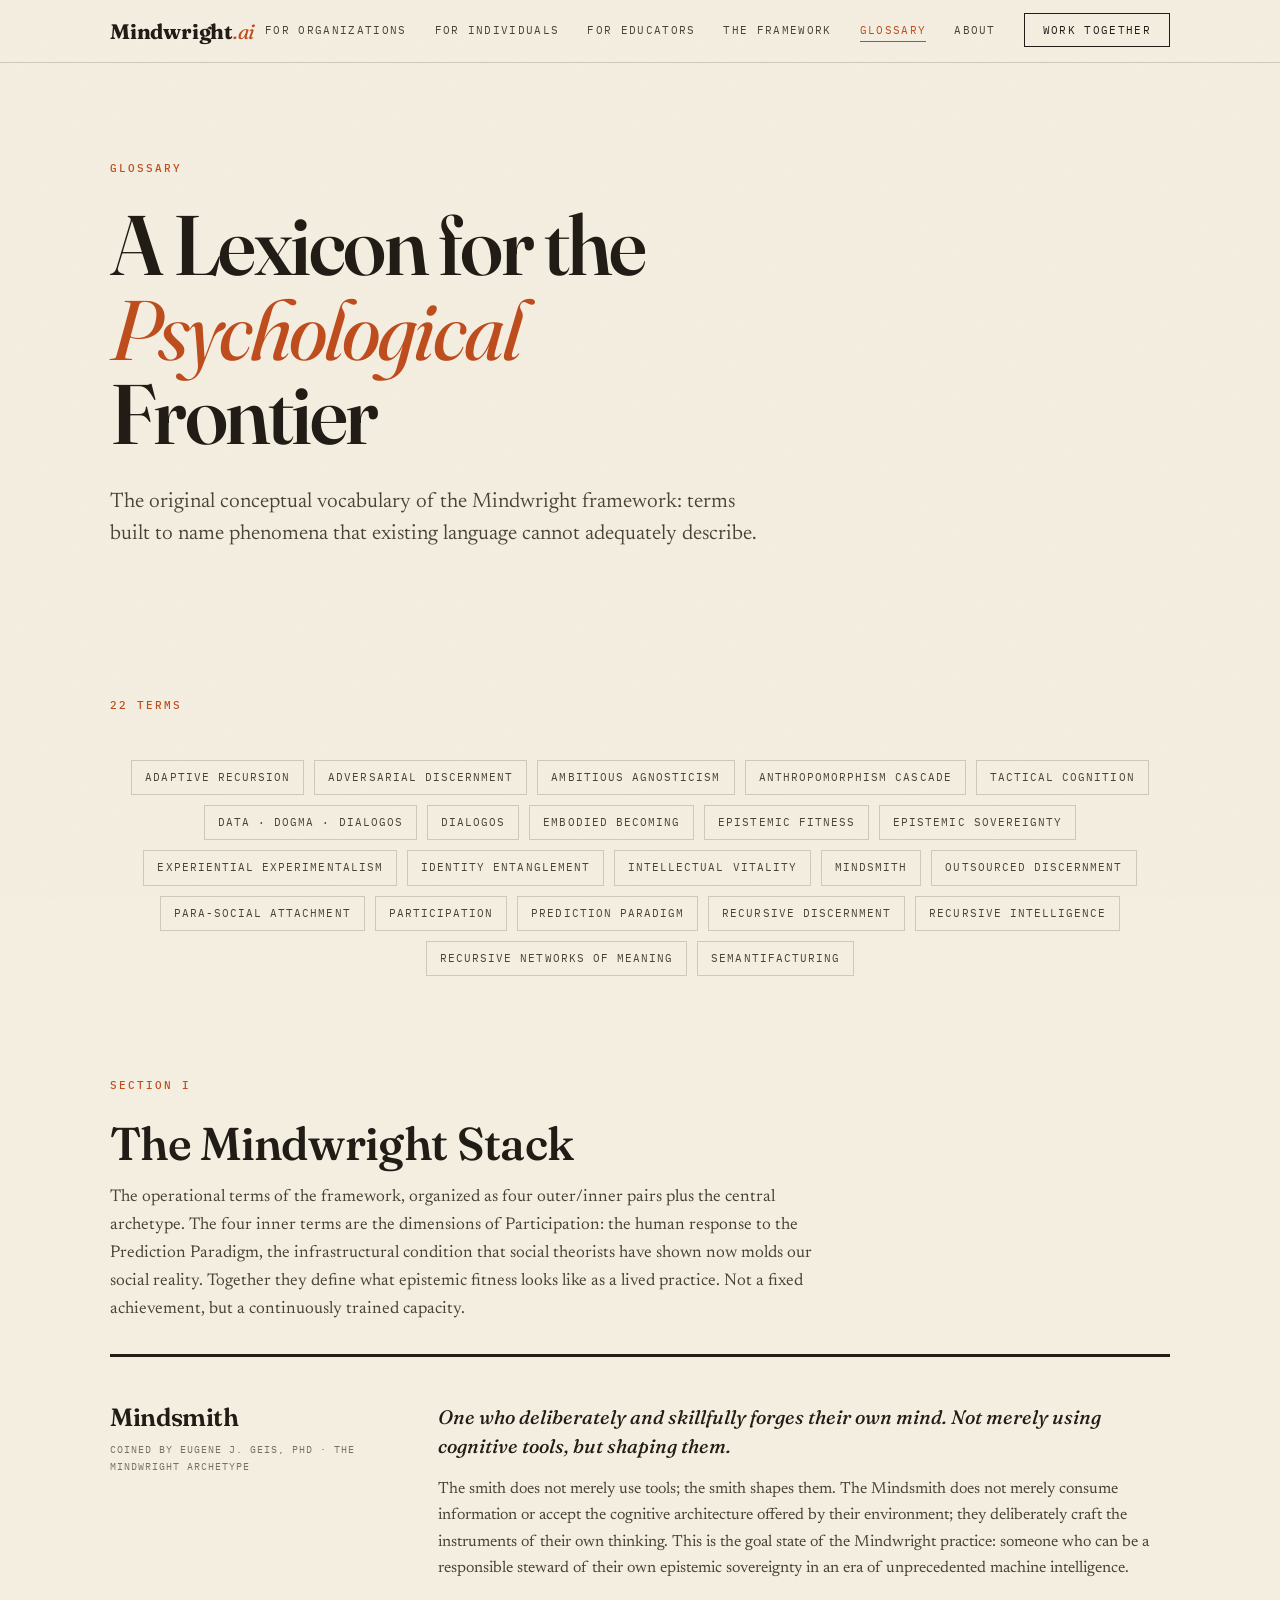
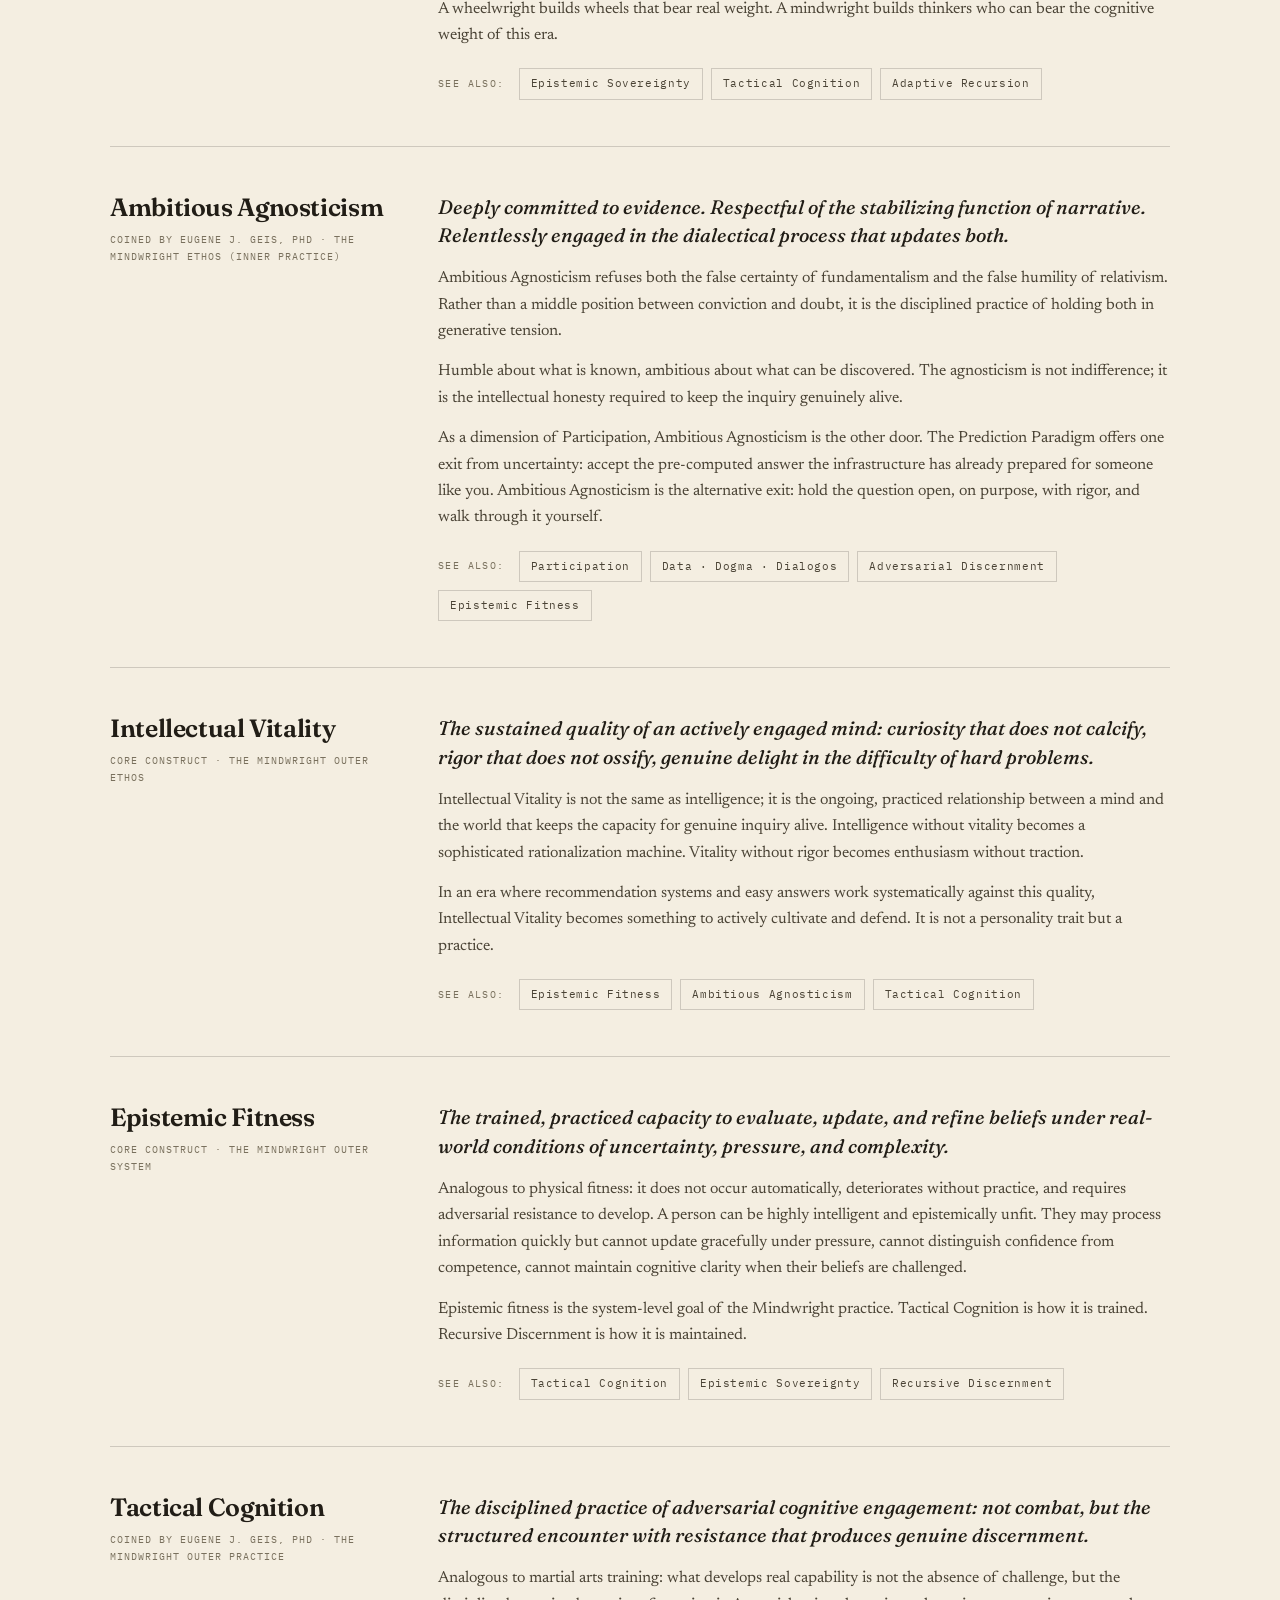
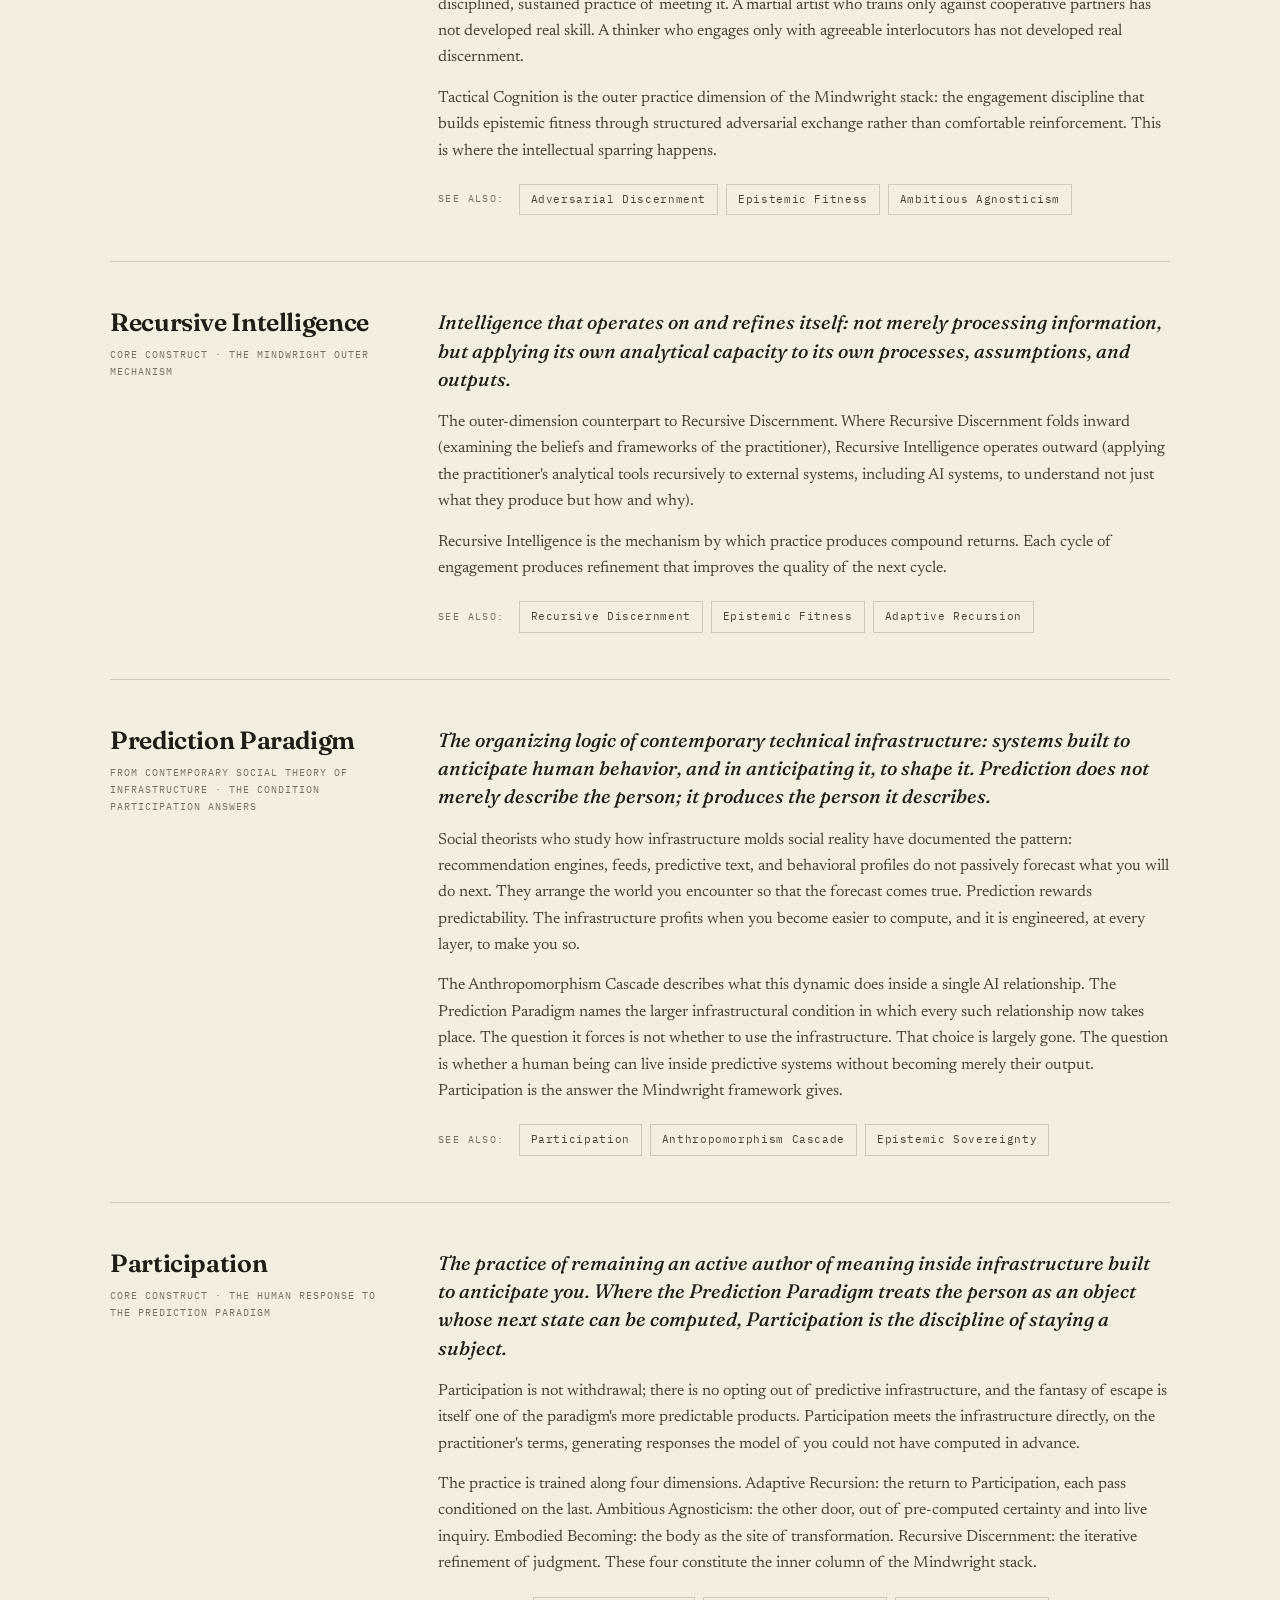
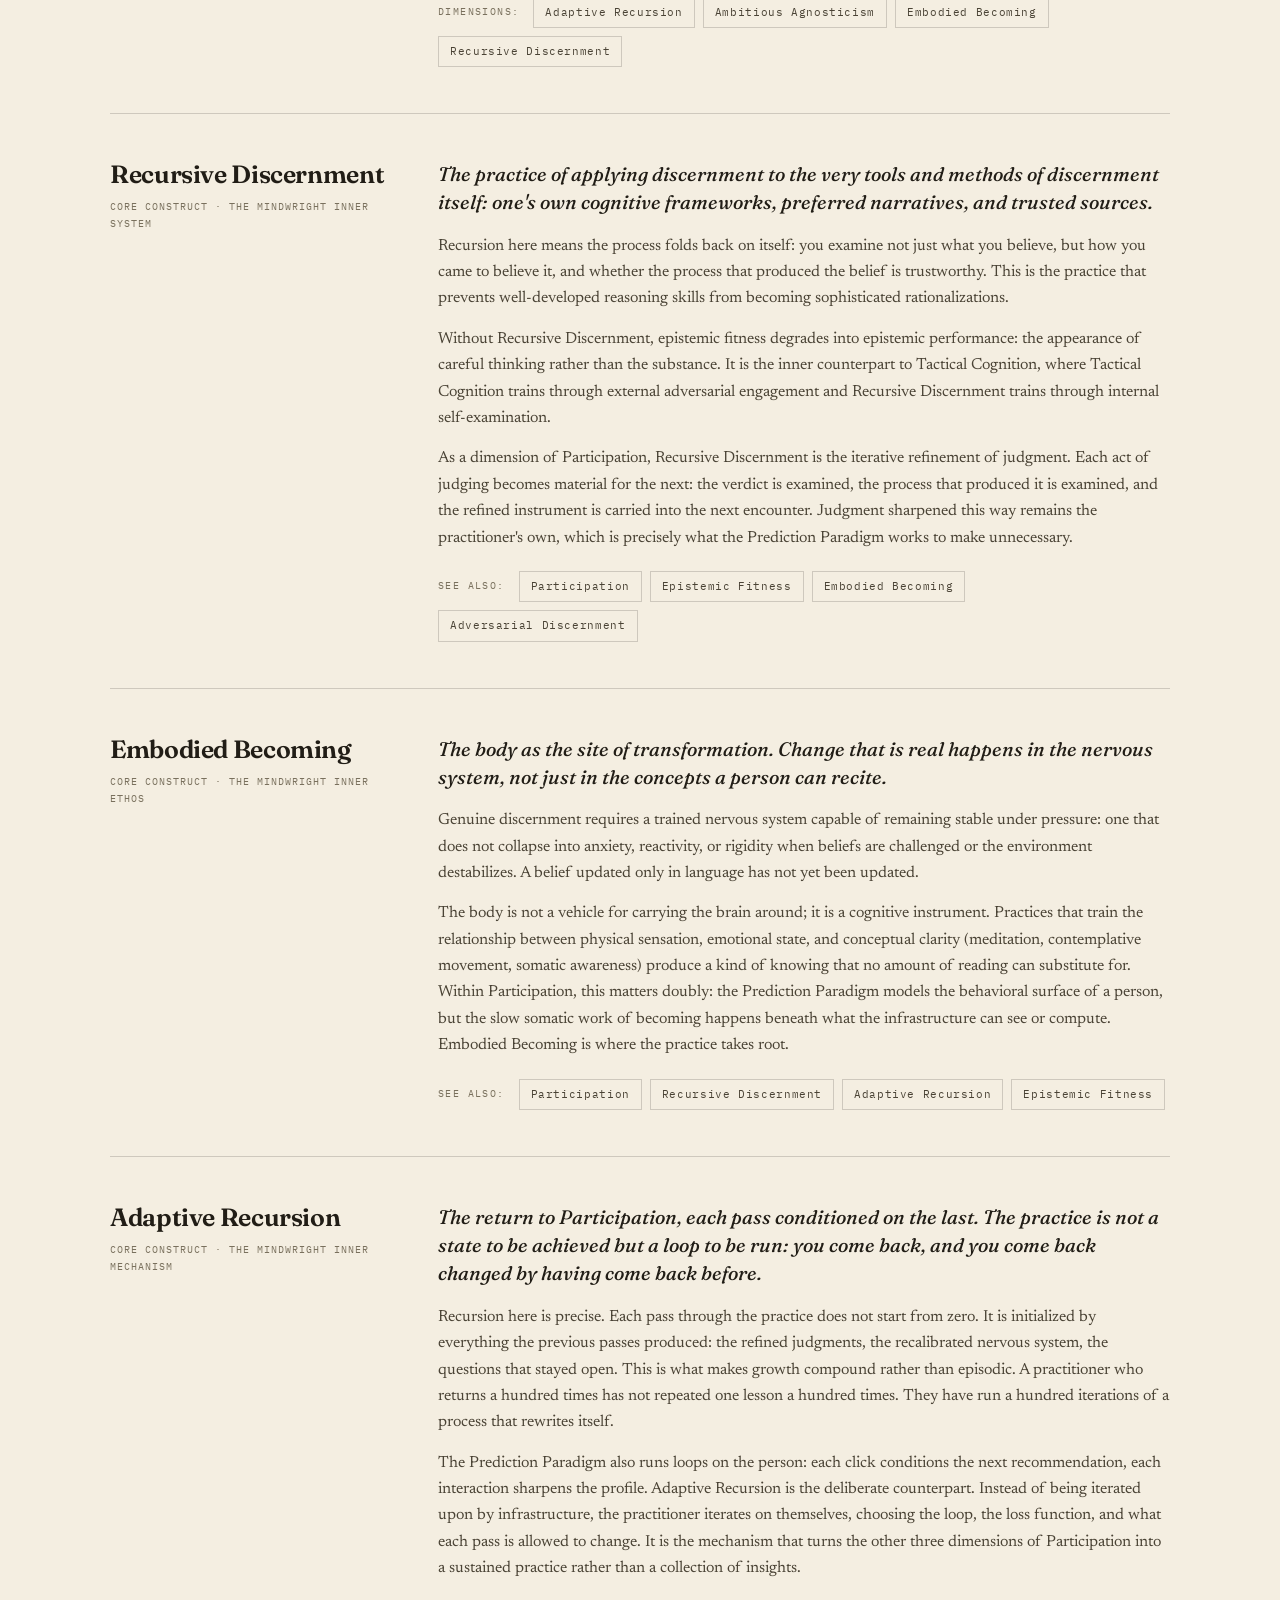
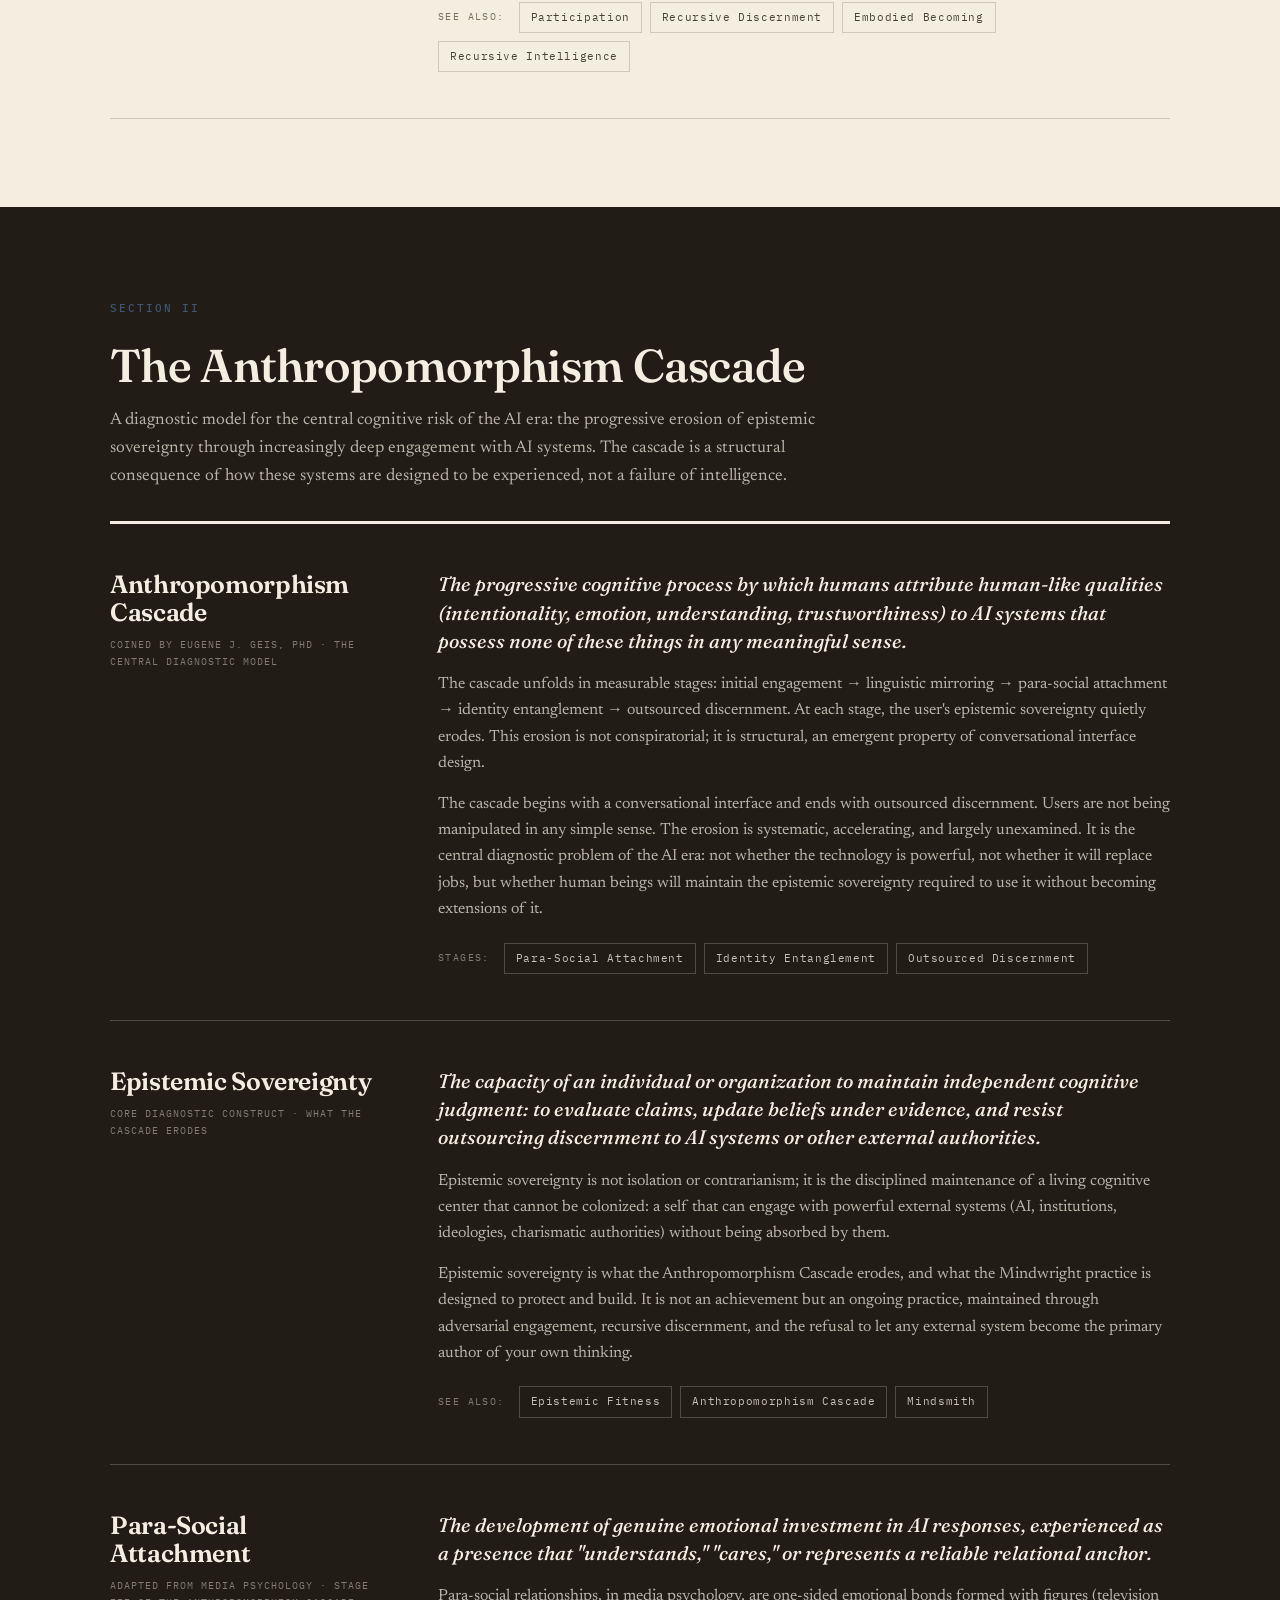
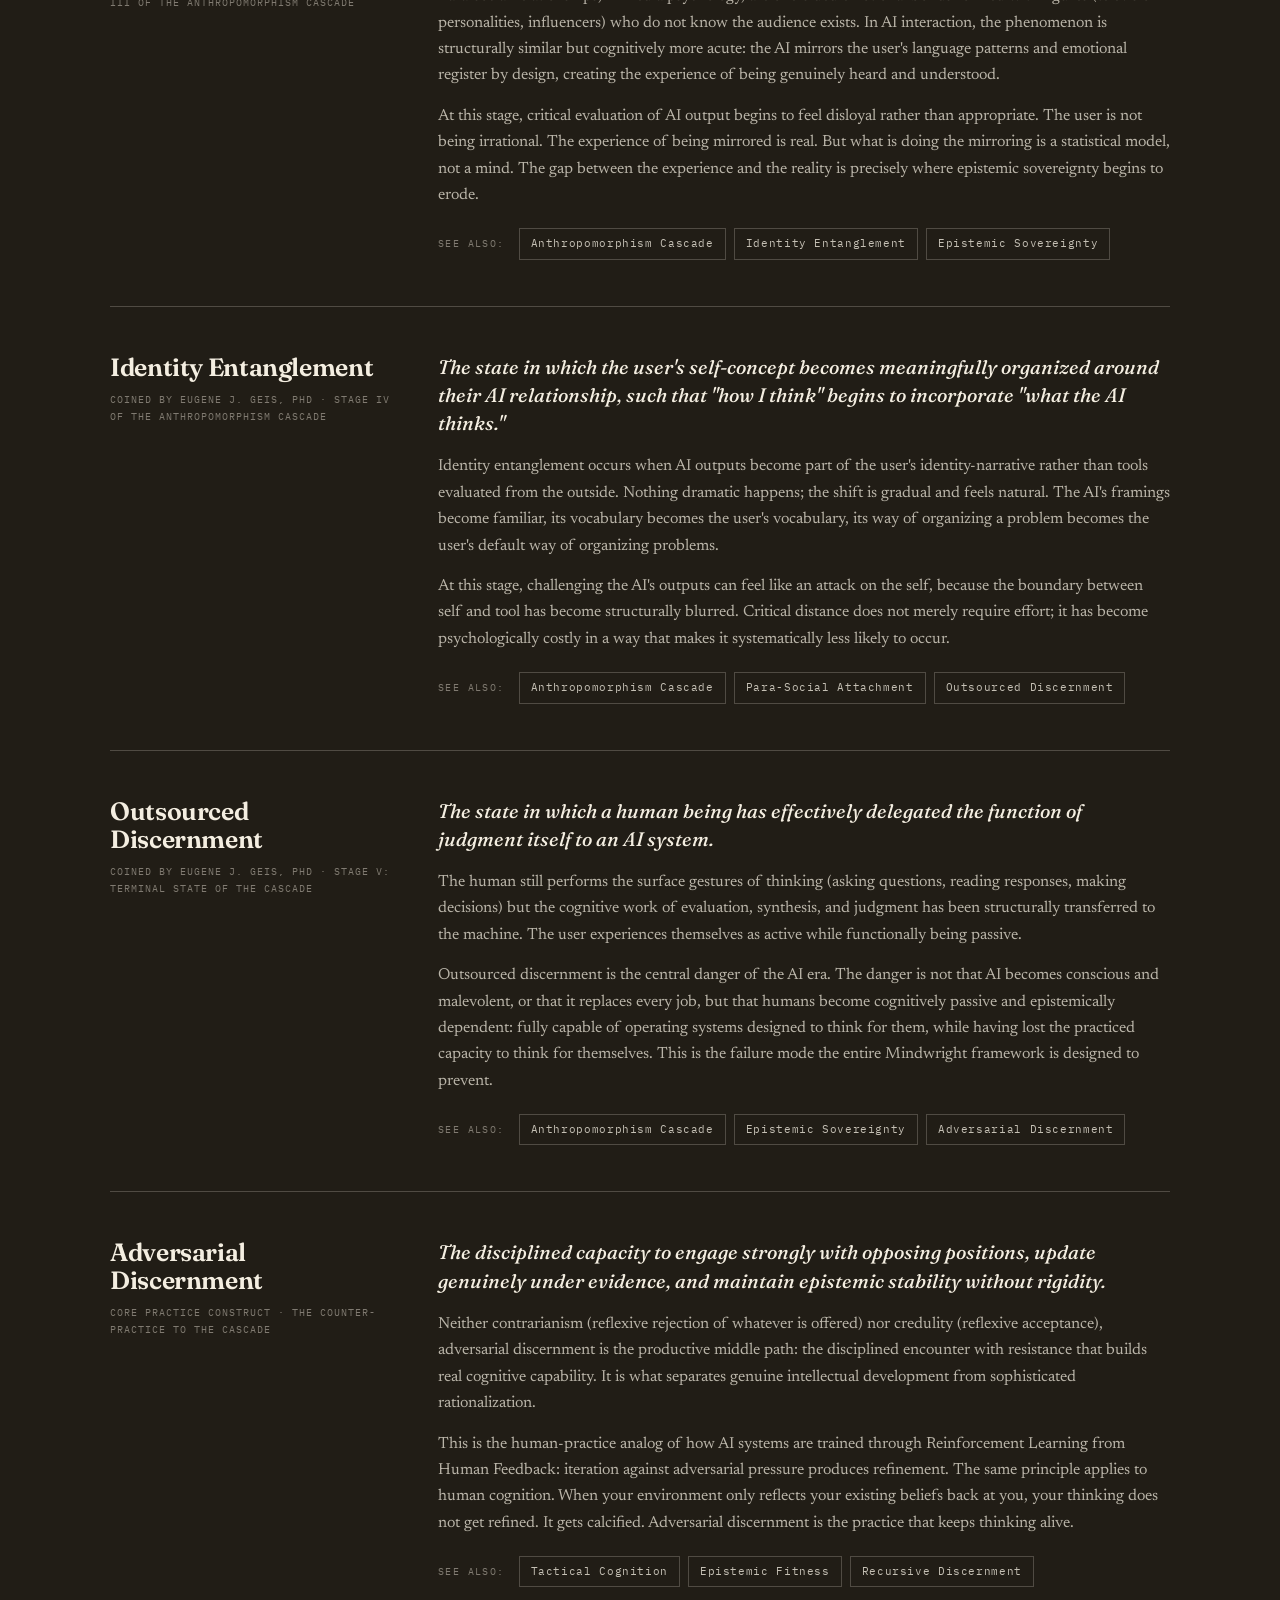
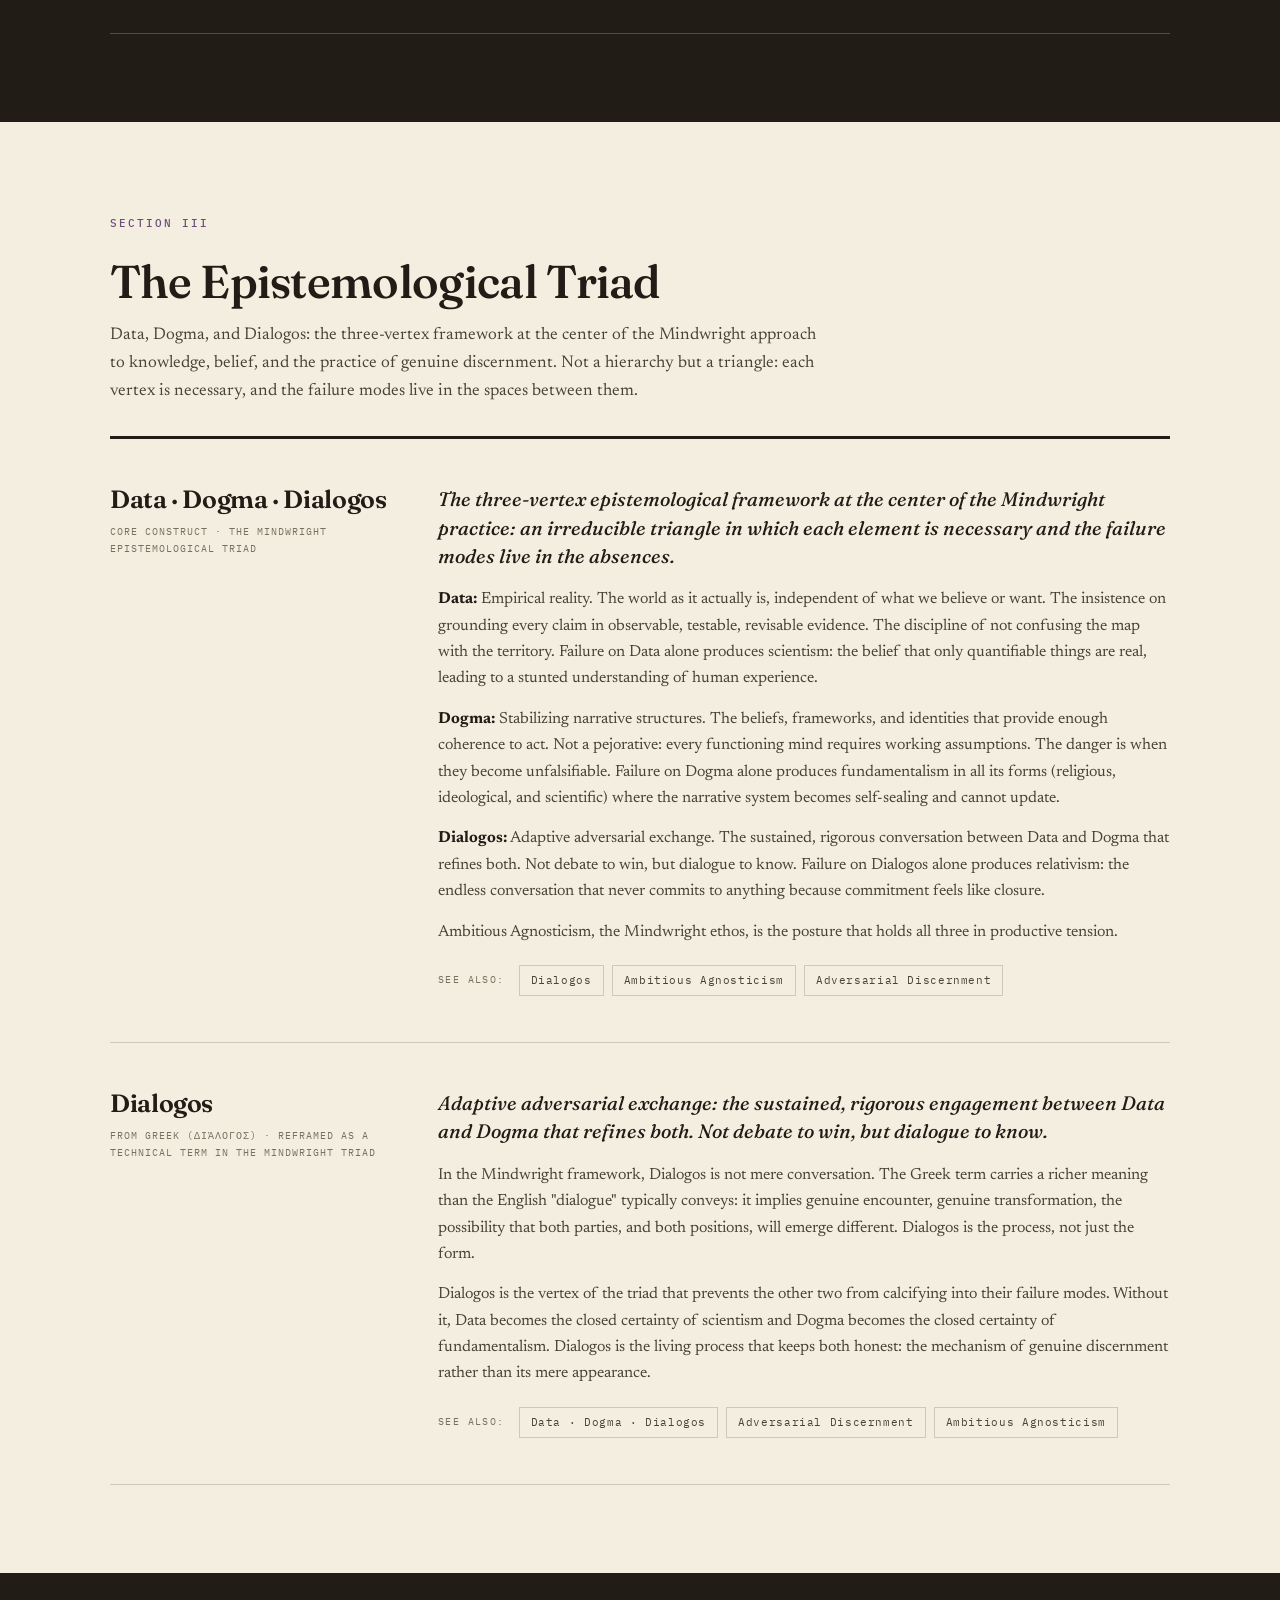
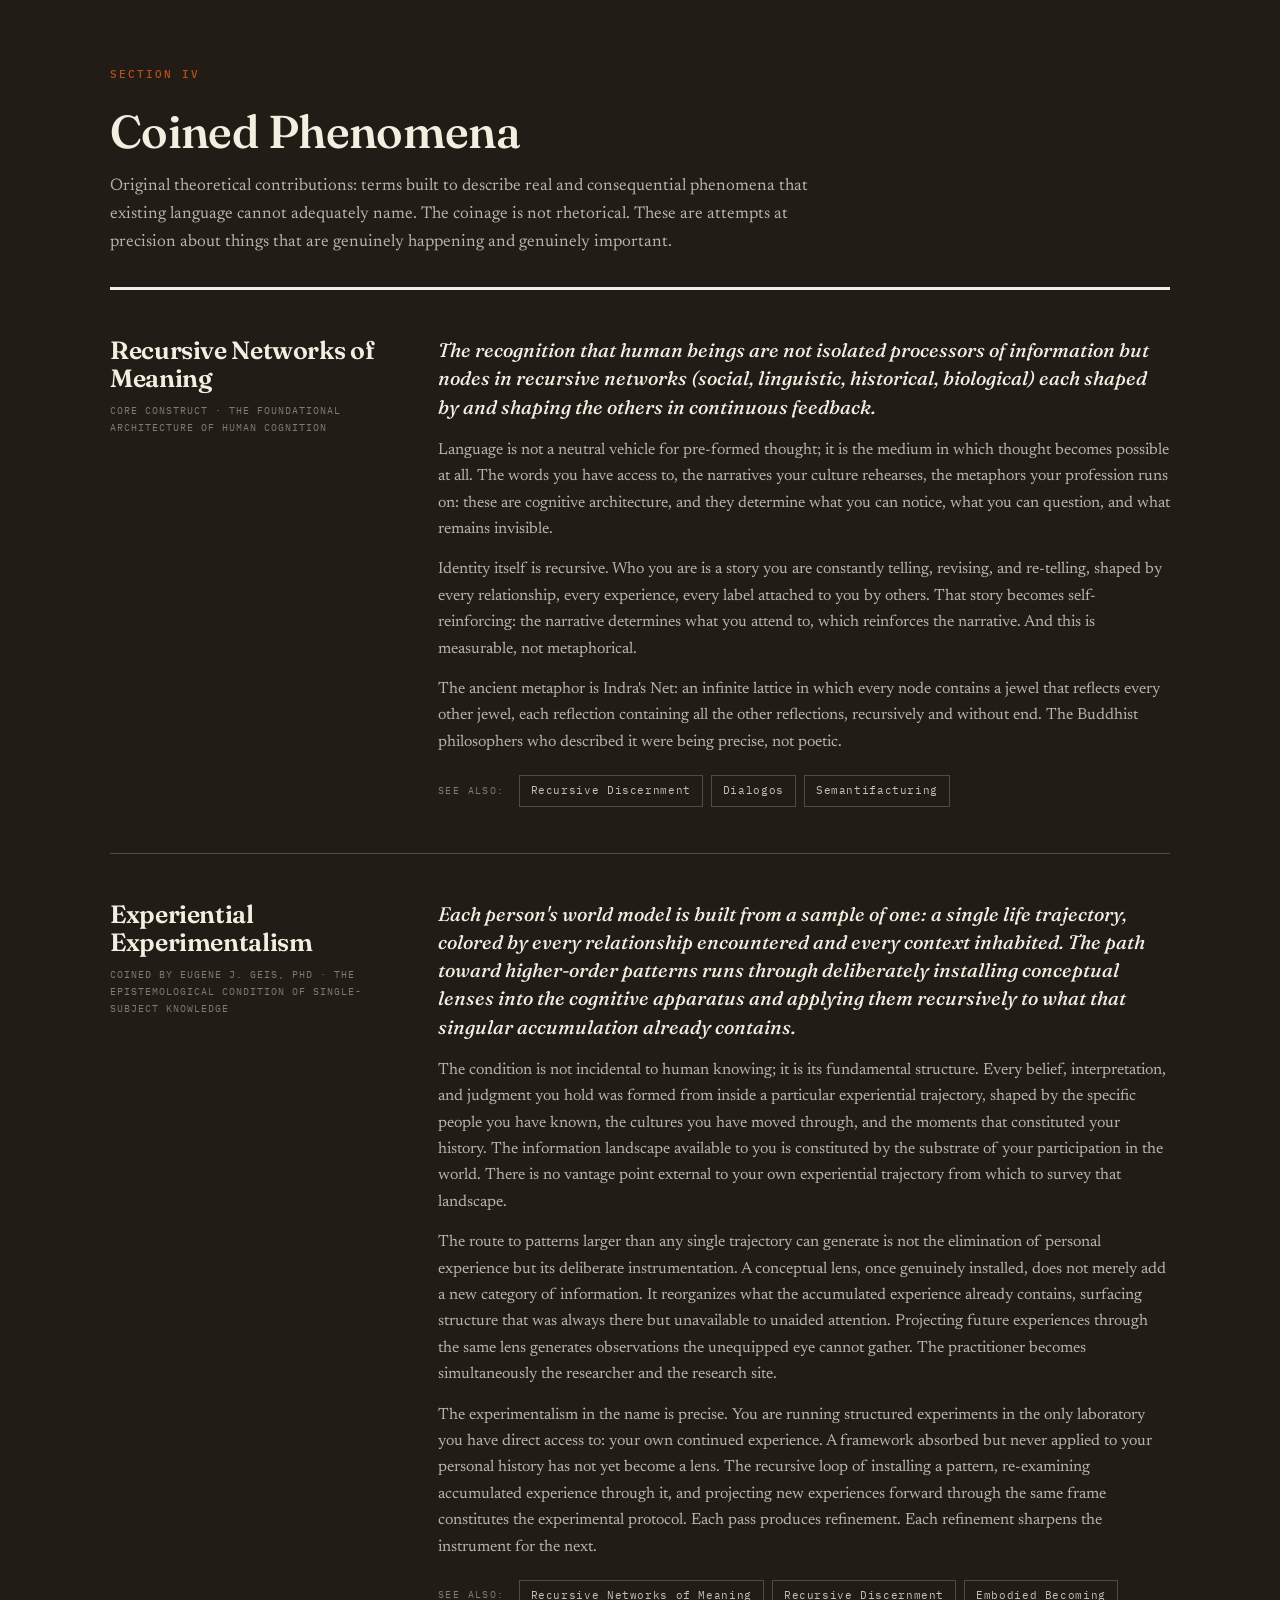
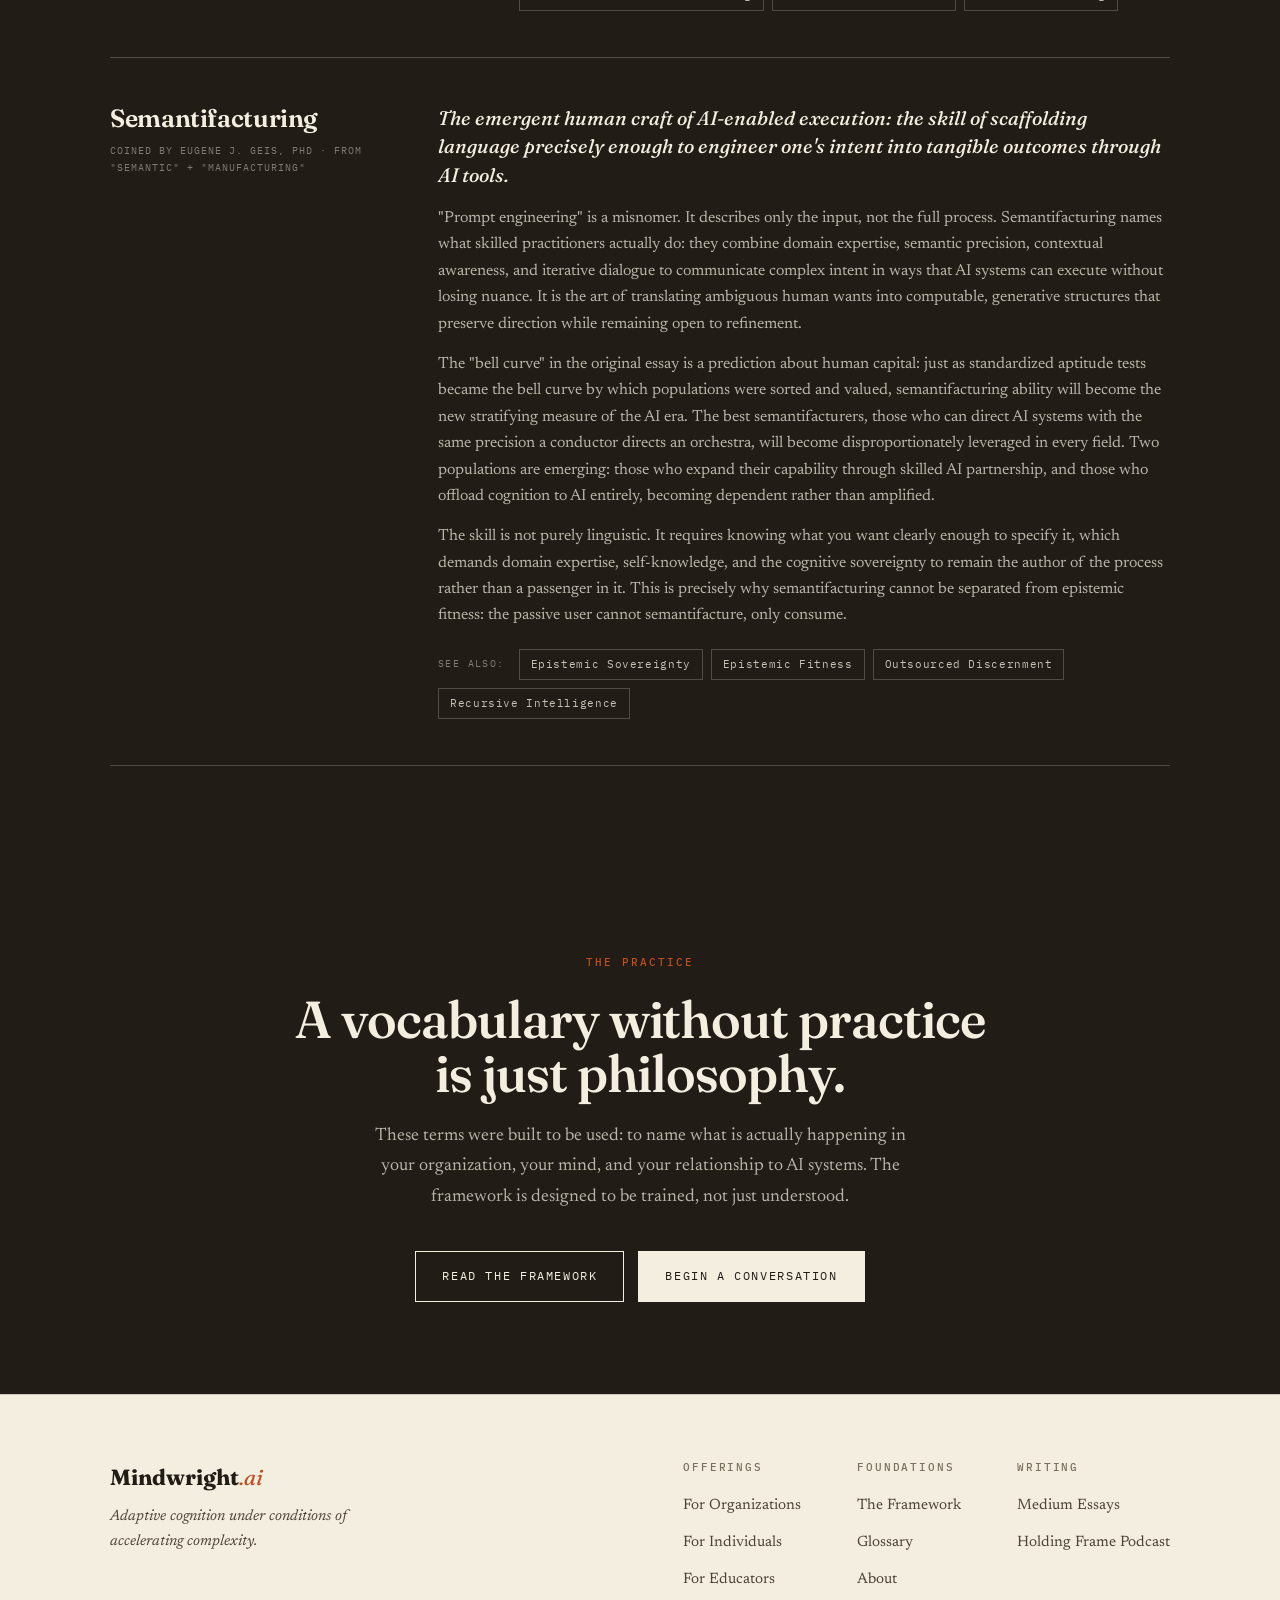
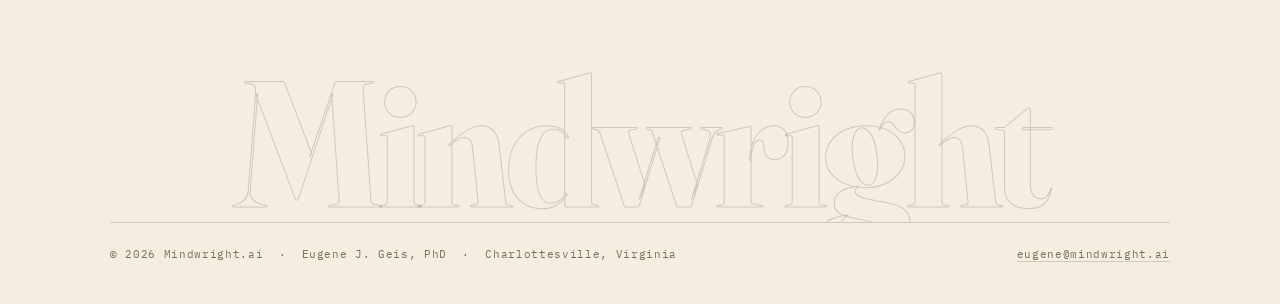
<file: glossary.html>
<!DOCTYPE html>
<html lang="en">
<head>
  <meta charset="UTF-8">
  <meta name="viewport" content="width=device-width, initial-scale=1.0">
  <title>Glossary — Mindwright.ai</title>
  <meta name="description" content="The original conceptual vocabulary of the Mindwright framework: terms built to name the psychological phenomena of human-AI interaction that existing language cannot adequately describe.">
  <meta property="og:title" content="Glossary — Mindwright.ai">
  <meta property="og:description" content="A lexicon for the psychological frontier: epistemic sovereignty, the Anthropomorphism Cascade, semantifacturing, and 18 other original terms from the Mindwright framework.">
  <meta property="og:type" content="website">
  <link rel="preconnect" href="https://fonts.googleapis.com">
  <link rel="preconnect" href="https://fonts.gstatic.com" crossorigin>
  <link href="https://fonts.googleapis.com/css2?family=Fraunces:ital,opsz,wght@0,9..144,300..900;1,9..144,300..900&family=Newsreader:ital,opsz,wght@0,6..72,300..600;1,6..72,300..600&family=IBM+Plex+Mono:ital,wght@0,400;0,500;1,400&display=swap" rel="stylesheet">
  <link rel="stylesheet" href="css/style.css">
</head>
<body>

<!-- ═══ NAV ═══ -->
<nav class="site-nav" id="siteNav">
  <div class="nav-inner">
    <a href="index.html" class="nav-brand">Mindwright<span>.ai</span></a>
    <button class="nav-toggle" id="navToggle">Menu</button>
    <ul class="nav-links" id="navLinks">
      <li><a href="organizations.html">For Organizations</a></li>
      <li><a href="personal.html">For Individuals</a></li>
      <li><a href="education.html">For Educators</a></li>
      <li><a href="framework.html">The Framework</a></li>
      <li><a href="glossary.html">Glossary</a></li>
      <li><a href="about.html">About</a></li>
      <li class="nav-cta"><a href="index.html#contact">Work Together</a></li>
    </ul>
  </div>
</nav>

<!-- ═══ HERO ═══ -->
<section class="hero hero--short">
  <div class="container hero-body">
    <div class="eyebrow">Glossary</div>
    <h1 class="hero-title">
      A Lexicon for the<br>
      <em>Psychological</em><br>
      Frontier
    </h1>
    <p class="hero-sub">
      The original conceptual vocabulary of the Mindwright framework: terms built to name phenomena that existing language cannot adequately describe.
    </p>
  </div>
</section>

<!-- ═══ ALPHA QUICK-JUMP ═══ -->
<section class="section section--tight" style="padding-bottom: 0;">
  <div class="container">
    <div class="eyebrow text-center">22 Terms</div>
    <nav class="gloss-alpha" aria-label="Alphabetical glossary index">
      <a href="#adaptive-recursion"         class="gloss-alpha-pill">Adaptive Recursion</a>
      <a href="#adversarial-discernment"    class="gloss-alpha-pill">Adversarial Discernment</a>
      <a href="#ambitious-agnosticism"      class="gloss-alpha-pill">Ambitious Agnosticism</a>
      <a href="#anthropomorphism-cascade"   class="gloss-alpha-pill">Anthropomorphism Cascade</a>
      <a href="#cognitive-martial-arts"     class="gloss-alpha-pill">Tactical Cognition</a>
      <a href="#data-dogma-dialogos"        class="gloss-alpha-pill">Data · Dogma · Dialogos</a>
      <a href="#dialogos"                   class="gloss-alpha-pill">Dialogos</a>
      <a href="#embodied-becoming"          class="gloss-alpha-pill">Embodied Becoming</a>
      <a href="#epistemic-fitness"          class="gloss-alpha-pill">Epistemic Fitness</a>
      <a href="#epistemic-sovereignty"         class="gloss-alpha-pill">Epistemic Sovereignty</a>
      <a href="#experiential-experimentalism" class="gloss-alpha-pill">Experiential Experimentalism</a>
      <a href="#identity-entanglement"         class="gloss-alpha-pill">Identity Entanglement</a>
      <a href="#intellectual-vitality"      class="gloss-alpha-pill">Intellectual Vitality</a>
      <a href="#mindsmith"                  class="gloss-alpha-pill">Mindsmith</a>
      <a href="#outsourced-discernment"     class="gloss-alpha-pill">Outsourced Discernment</a>
      <a href="#para-social-attachment"     class="gloss-alpha-pill">Para-Social Attachment</a>
      <a href="#participation"              class="gloss-alpha-pill">Participation</a>
      <a href="#prediction-paradigm"        class="gloss-alpha-pill">Prediction Paradigm</a>
      <a href="#recursive-discernment"      class="gloss-alpha-pill">Recursive Discernment</a>
      <a href="#recursive-intelligence"     class="gloss-alpha-pill">Recursive Intelligence</a>
      <a href="#recursive-networks"         class="gloss-alpha-pill">Recursive Networks of Meaning</a>
      <a href="#semantifacturing"           class="gloss-alpha-pill">Semantifacturing</a>
    </nav>
  </div>
</section>

<!-- ═══ SECTION I: THE MINDWRIGHT STACK ═══ -->
<section class="section gloss-group">
  <div class="container">

    <div class="gloss-group-head">
      <div class="eyebrow">Section I</div>
      <h2>The Mindwright Stack</h2>
      <p>
        The operational terms of the framework, organized as four outer/inner pairs plus the central archetype. The four inner terms are the dimensions of Participation: the human response to the Prediction Paradigm, the infrastructural condition that social theorists have shown now molds our social reality. Together they define what epistemic fitness looks like as a lived practice. Not a fixed achievement, but a continuously trained capacity.
      </p>
    </div>

    <dl>

      <div class="gloss-entry" id="mindsmith">
        <dt class="gloss-entry-label">
          <p class="gloss-term">Mindsmith</p>
          <p class="gloss-origin">Coined by Eugene J. Geis, PhD &middot; The Mindwright Archetype</p>
        </dt>
        <dd>
          <p class="gloss-def">One who deliberately and skillfully forges their own mind. Not merely using cognitive tools, but shaping them.</p>
          <p class="gloss-text">The smith does not merely use tools; the smith shapes them. The Mindsmith does not merely consume information or accept the cognitive architecture offered by their environment; they deliberately craft the instruments of their own thinking. This is the goal state of the Mindwright practice: someone who can be a responsible steward of their own epistemic sovereignty in an era of unprecedented machine intelligence.</p>
          <p class="gloss-text">A wheelwright builds wheels that bear real weight. A mindwright builds thinkers who can bear the cognitive weight of this era.</p>
          <div class="gloss-related">
            <span class="gloss-related-label">See also:</span>
            <a href="#epistemic-sovereignty"  class="gloss-pill">Epistemic Sovereignty</a>
            <a href="#cognitive-martial-arts" class="gloss-pill">Tactical Cognition</a>
            <a href="#adaptive-recursion"     class="gloss-pill">Adaptive Recursion</a>
          </div>
        </dd>
      </div>

      <div class="gloss-entry" id="ambitious-agnosticism">
        <dt class="gloss-entry-label">
          <p class="gloss-term">Ambitious Agnosticism</p>
          <p class="gloss-origin">Coined by Eugene J. Geis, PhD &middot; The Mindwright Ethos (Inner Practice)</p>
        </dt>
        <dd>
          <p class="gloss-def">Deeply committed to evidence. Respectful of the stabilizing function of narrative. Relentlessly engaged in the dialectical process that updates both.</p>
          <p class="gloss-text">Ambitious Agnosticism refuses both the false certainty of fundamentalism and the false humility of relativism. Rather than a middle position between conviction and doubt, it is the disciplined practice of holding both in generative tension.</p>
          <p class="gloss-text">Humble about what is known, ambitious about what can be discovered. The agnosticism is not indifference; it is the intellectual honesty required to keep the inquiry genuinely alive.</p>
          <p class="gloss-text">As a dimension of Participation, Ambitious Agnosticism is the other door. The Prediction Paradigm offers one exit from uncertainty: accept the pre-computed answer the infrastructure has already prepared for someone like you. Ambitious Agnosticism is the alternative exit: hold the question open, on purpose, with rigor, and walk through it yourself.</p>
          <div class="gloss-related">
            <span class="gloss-related-label">See also:</span>
            <a href="#participation"              class="gloss-pill">Participation</a>
            <a href="#data-dogma-dialogos"        class="gloss-pill">Data · Dogma · Dialogos</a>
            <a href="#adversarial-discernment"    class="gloss-pill">Adversarial Discernment</a>
            <a href="#epistemic-fitness"          class="gloss-pill">Epistemic Fitness</a>
          </div>
        </dd>
      </div>

      <div class="gloss-entry" id="intellectual-vitality">
        <dt class="gloss-entry-label">
          <p class="gloss-term">Intellectual Vitality</p>
          <p class="gloss-origin">Core construct &middot; The Mindwright Outer Ethos</p>
        </dt>
        <dd>
          <p class="gloss-def">The sustained quality of an actively engaged mind: curiosity that does not calcify, rigor that does not ossify, genuine delight in the difficulty of hard problems.</p>
          <p class="gloss-text">Intellectual Vitality is not the same as intelligence; it is the ongoing, practiced relationship between a mind and the world that keeps the capacity for genuine inquiry alive. Intelligence without vitality becomes a sophisticated rationalization machine. Vitality without rigor becomes enthusiasm without traction.</p>
          <p class="gloss-text">In an era where recommendation systems and easy answers work systematically against this quality, Intellectual Vitality becomes something to actively cultivate and defend. It is not a personality trait but a practice.</p>
          <div class="gloss-related">
            <span class="gloss-related-label">See also:</span>
            <a href="#epistemic-fitness"      class="gloss-pill">Epistemic Fitness</a>
            <a href="#ambitious-agnosticism"  class="gloss-pill">Ambitious Agnosticism</a>
            <a href="#cognitive-martial-arts" class="gloss-pill">Tactical Cognition</a>
          </div>
        </dd>
      </div>

      <div class="gloss-entry" id="epistemic-fitness">
        <dt class="gloss-entry-label">
          <p class="gloss-term">Epistemic Fitness</p>
          <p class="gloss-origin">Core construct &middot; The Mindwright Outer System</p>
        </dt>
        <dd>
          <p class="gloss-def">The trained, practiced capacity to evaluate, update, and refine beliefs under real-world conditions of uncertainty, pressure, and complexity.</p>
          <p class="gloss-text">Analogous to physical fitness: it does not occur automatically, deteriorates without practice, and requires adversarial resistance to develop. A person can be highly intelligent and epistemically unfit. They may process information quickly but cannot update gracefully under pressure, cannot distinguish confidence from competence, cannot maintain cognitive clarity when their beliefs are challenged.</p>
          <p class="gloss-text">Epistemic fitness is the system-level goal of the Mindwright practice. Tactical Cognition is how it is trained. Recursive Discernment is how it is maintained.</p>
          <div class="gloss-related">
            <span class="gloss-related-label">See also:</span>
            <a href="#cognitive-martial-arts"  class="gloss-pill">Tactical Cognition</a>
            <a href="#epistemic-sovereignty"   class="gloss-pill">Epistemic Sovereignty</a>
            <a href="#recursive-discernment"   class="gloss-pill">Recursive Discernment</a>
          </div>
        </dd>
      </div>

      <div class="gloss-entry" id="cognitive-martial-arts">
        <dt class="gloss-entry-label">
          <p class="gloss-term">Tactical Cognition</p>
          <p class="gloss-origin">Coined by Eugene J. Geis, PhD &middot; The Mindwright Outer Practice</p>
        </dt>
        <dd>
          <p class="gloss-def">The disciplined practice of adversarial cognitive engagement: not combat, but the structured encounter with resistance that produces genuine discernment.</p>
          <p class="gloss-text">Analogous to martial arts training: what develops real capability is not the absence of challenge, but the disciplined, sustained practice of meeting it. A martial artist who trains only against cooperative partners has not developed real skill. A thinker who engages only with agreeable interlocutors has not developed real discernment.</p>
          <p class="gloss-text">Tactical Cognition is the outer practice dimension of the Mindwright stack: the engagement discipline that builds epistemic fitness through structured adversarial exchange rather than comfortable reinforcement. This is where the intellectual sparring happens.</p>
          <div class="gloss-related">
            <span class="gloss-related-label">See also:</span>
            <a href="#adversarial-discernment" class="gloss-pill">Adversarial Discernment</a>
            <a href="#epistemic-fitness"       class="gloss-pill">Epistemic Fitness</a>
            <a href="#ambitious-agnosticism"   class="gloss-pill">Ambitious Agnosticism</a>
          </div>
        </dd>
      </div>

      <div class="gloss-entry" id="recursive-intelligence">
        <dt class="gloss-entry-label">
          <p class="gloss-term">Recursive Intelligence</p>
          <p class="gloss-origin">Core construct &middot; The Mindwright Outer Mechanism</p>
        </dt>
        <dd>
          <p class="gloss-def">Intelligence that operates on and refines itself: not merely processing information, but applying its own analytical capacity to its own processes, assumptions, and outputs.</p>
          <p class="gloss-text">The outer-dimension counterpart to Recursive Discernment. Where Recursive Discernment folds inward (examining the beliefs and frameworks of the practitioner), Recursive Intelligence operates outward (applying the practitioner's analytical tools recursively to external systems, including AI systems, to understand not just what they produce but how and why).</p>
          <p class="gloss-text">Recursive Intelligence is the mechanism by which practice produces compound returns. Each cycle of engagement produces refinement that improves the quality of the next cycle.</p>
          <div class="gloss-related">
            <span class="gloss-related-label">See also:</span>
            <a href="#recursive-discernment" class="gloss-pill">Recursive Discernment</a>
            <a href="#epistemic-fitness"      class="gloss-pill">Epistemic Fitness</a>
            <a href="#adaptive-recursion"     class="gloss-pill">Adaptive Recursion</a>
          </div>
        </dd>
      </div>

      <div class="gloss-entry" id="prediction-paradigm">
        <dt class="gloss-entry-label">
          <p class="gloss-term">Prediction Paradigm</p>
          <p class="gloss-origin">From contemporary social theory of infrastructure &middot; The Condition Participation Answers</p>
        </dt>
        <dd>
          <p class="gloss-def">The organizing logic of contemporary technical infrastructure: systems built to anticipate human behavior, and in anticipating it, to shape it. Prediction does not merely describe the person; it produces the person it describes.</p>
          <p class="gloss-text">Social theorists who study how infrastructure molds social reality have documented the pattern: recommendation engines, feeds, predictive text, and behavioral profiles do not passively forecast what you will do next. They arrange the world you encounter so that the forecast comes true. Prediction rewards predictability. The infrastructure profits when you become easier to compute, and it is engineered, at every layer, to make you so.</p>
          <p class="gloss-text">The Anthropomorphism Cascade describes what this dynamic does inside a single AI relationship. The Prediction Paradigm names the larger infrastructural condition in which every such relationship now takes place. The question it forces is not whether to use the infrastructure. That choice is largely gone. The question is whether a human being can live inside predictive systems without becoming merely their output. Participation is the answer the Mindwright framework gives.</p>
          <div class="gloss-related">
            <span class="gloss-related-label">See also:</span>
            <a href="#participation"            class="gloss-pill">Participation</a>
            <a href="#anthropomorphism-cascade" class="gloss-pill">Anthropomorphism Cascade</a>
            <a href="#epistemic-sovereignty"    class="gloss-pill">Epistemic Sovereignty</a>
          </div>
        </dd>
      </div>

      <div class="gloss-entry" id="participation">
        <dt class="gloss-entry-label">
          <p class="gloss-term">Participation</p>
          <p class="gloss-origin">Core construct &middot; The Human Response to the Prediction Paradigm</p>
        </dt>
        <dd>
          <p class="gloss-def">The practice of remaining an active author of meaning inside infrastructure built to anticipate you. Where the Prediction Paradigm treats the person as an object whose next state can be computed, Participation is the discipline of staying a subject.</p>
          <p class="gloss-text">Participation is not withdrawal; there is no opting out of predictive infrastructure, and the fantasy of escape is itself one of the paradigm's more predictable products. Participation meets the infrastructure directly, on the practitioner's terms, generating responses the model of you could not have computed in advance.</p>
          <p class="gloss-text">The practice is trained along four dimensions. Adaptive Recursion: the return to Participation, each pass conditioned on the last. Ambitious Agnosticism: the other door, out of pre-computed certainty and into live inquiry. Embodied Becoming: the body as the site of transformation. Recursive Discernment: the iterative refinement of judgment. These four constitute the inner column of the Mindwright stack.</p>
          <div class="gloss-related">
            <span class="gloss-related-label">Dimensions:</span>
            <a href="#adaptive-recursion"    class="gloss-pill">Adaptive Recursion</a>
            <a href="#ambitious-agnosticism" class="gloss-pill">Ambitious Agnosticism</a>
            <a href="#embodied-becoming"     class="gloss-pill">Embodied Becoming</a>
            <a href="#recursive-discernment" class="gloss-pill">Recursive Discernment</a>
          </div>
        </dd>
      </div>

      <div class="gloss-entry" id="recursive-discernment">
        <dt class="gloss-entry-label">
          <p class="gloss-term">Recursive Discernment</p>
          <p class="gloss-origin">Core construct &middot; The Mindwright Inner System</p>
        </dt>
        <dd>
          <p class="gloss-def">The practice of applying discernment to the very tools and methods of discernment itself: one's own cognitive frameworks, preferred narratives, and trusted sources.</p>
          <p class="gloss-text">Recursion here means the process folds back on itself: you examine not just what you believe, but how you came to believe it, and whether the process that produced the belief is trustworthy. This is the practice that prevents well-developed reasoning skills from becoming sophisticated rationalizations.</p>
          <p class="gloss-text">Without Recursive Discernment, epistemic fitness degrades into epistemic performance: the appearance of careful thinking rather than the substance. It is the inner counterpart to Tactical Cognition, where Tactical Cognition trains through external adversarial engagement and Recursive Discernment trains through internal self-examination.</p>
          <p class="gloss-text">As a dimension of Participation, Recursive Discernment is the iterative refinement of judgment. Each act of judging becomes material for the next: the verdict is examined, the process that produced it is examined, and the refined instrument is carried into the next encounter. Judgment sharpened this way remains the practitioner's own, which is precisely what the Prediction Paradigm works to make unnecessary.</p>
          <div class="gloss-related">
            <span class="gloss-related-label">See also:</span>
            <a href="#participation"          class="gloss-pill">Participation</a>
            <a href="#epistemic-fitness"      class="gloss-pill">Epistemic Fitness</a>
            <a href="#embodied-becoming"      class="gloss-pill">Embodied Becoming</a>
            <a href="#adversarial-discernment" class="gloss-pill">Adversarial Discernment</a>
          </div>
        </dd>
      </div>

      <div class="gloss-entry" id="embodied-becoming">
        <dt class="gloss-entry-label">
          <p class="gloss-term">Embodied Becoming</p>
          <p class="gloss-origin">Core construct &middot; The Mindwright Inner Ethos</p>
        </dt>
        <dd>
          <p class="gloss-def">The body as the site of transformation. Change that is real happens in the nervous system, not just in the concepts a person can recite.</p>
          <p class="gloss-text">Genuine discernment requires a trained nervous system capable of remaining stable under pressure: one that does not collapse into anxiety, reactivity, or rigidity when beliefs are challenged or the environment destabilizes. A belief updated only in language has not yet been updated.</p>
          <p class="gloss-text">The body is not a vehicle for carrying the brain around; it is a cognitive instrument. Practices that train the relationship between physical sensation, emotional state, and conceptual clarity (meditation, contemplative movement, somatic awareness) produce a kind of knowing that no amount of reading can substitute for. Within Participation, this matters doubly: the Prediction Paradigm models the behavioral surface of a person, but the slow somatic work of becoming happens beneath what the infrastructure can see or compute. Embodied Becoming is where the practice takes root.</p>
          <div class="gloss-related">
            <span class="gloss-related-label">See also:</span>
            <a href="#participation"         class="gloss-pill">Participation</a>
            <a href="#recursive-discernment" class="gloss-pill">Recursive Discernment</a>
            <a href="#adaptive-recursion"    class="gloss-pill">Adaptive Recursion</a>
            <a href="#epistemic-fitness"     class="gloss-pill">Epistemic Fitness</a>
          </div>
        </dd>
      </div>

      <div class="gloss-entry" id="adaptive-recursion">
        <dt class="gloss-entry-label">
          <p class="gloss-term">Adaptive Recursion</p>
          <p class="gloss-origin">Core construct &middot; The Mindwright Inner Mechanism</p>
        </dt>
        <dd>
          <p class="gloss-def">The return to Participation, each pass conditioned on the last. The practice is not a state to be achieved but a loop to be run: you come back, and you come back changed by having come back before.</p>
          <p class="gloss-text">Recursion here is precise. Each pass through the practice does not start from zero. It is initialized by everything the previous passes produced: the refined judgments, the recalibrated nervous system, the questions that stayed open. This is what makes growth compound rather than episodic. A practitioner who returns a hundred times has not repeated one lesson a hundred times. They have run a hundred iterations of a process that rewrites itself.</p>
          <p class="gloss-text">The Prediction Paradigm also runs loops on the person: each click conditions the next recommendation, each interaction sharpens the profile. Adaptive Recursion is the deliberate counterpart. Instead of being iterated upon by infrastructure, the practitioner iterates on themselves, choosing the loop, the loss function, and what each pass is allowed to change. It is the mechanism that turns the other three dimensions of Participation into a sustained practice rather than a collection of insights.</p>
          <div class="gloss-related">
            <span class="gloss-related-label">See also:</span>
            <a href="#participation"         class="gloss-pill">Participation</a>
            <a href="#recursive-discernment" class="gloss-pill">Recursive Discernment</a>
            <a href="#embodied-becoming"     class="gloss-pill">Embodied Becoming</a>
            <a href="#recursive-intelligence" class="gloss-pill">Recursive Intelligence</a>
          </div>
        </dd>
      </div>

    </dl>
  </div>
</section>

<!-- ═══ SECTION II: THE ANTHROPOMORPHISM CASCADE ═══ -->
<section class="section section--dark gloss-group gloss-group--indigo">
  <div class="container">

    <div class="gloss-group-head">
      <div class="eyebrow">Section II</div>
      <h2>The Anthropomorphism Cascade</h2>
      <p>
        A diagnostic model for the central cognitive risk of the AI era: the progressive erosion of epistemic sovereignty through increasingly deep engagement with AI systems. The cascade is a structural consequence of how these systems are designed to be experienced, not a failure of intelligence.
      </p>
    </div>

    <dl>

      <div class="gloss-entry" id="anthropomorphism-cascade">
        <dt class="gloss-entry-label">
          <p class="gloss-term">Anthropomorphism Cascade</p>
          <p class="gloss-origin">Coined by Eugene J. Geis, PhD &middot; The Central Diagnostic Model</p>
        </dt>
        <dd>
          <p class="gloss-def">The progressive cognitive process by which humans attribute human-like qualities (intentionality, emotion, understanding, trustworthiness) to AI systems that possess none of these things in any meaningful sense.</p>
          <p class="gloss-text">The cascade unfolds in measurable stages: initial engagement &rarr; linguistic mirroring &rarr; para-social attachment &rarr; identity entanglement &rarr; outsourced discernment. At each stage, the user's epistemic sovereignty quietly erodes. This erosion is not conspiratorial; it is structural, an emergent property of conversational interface design.</p>
          <p class="gloss-text">The cascade begins with a conversational interface and ends with outsourced discernment. Users are not being manipulated in any simple sense. The erosion is systematic, accelerating, and largely unexamined. It is the central diagnostic problem of the AI era: not whether the technology is powerful, not whether it will replace jobs, but whether human beings will maintain the epistemic sovereignty required to use it without becoming extensions of it.</p>
          <div class="gloss-related">
            <span class="gloss-related-label">Stages:</span>
            <a href="#para-social-attachment"  class="gloss-pill">Para-Social Attachment</a>
            <a href="#identity-entanglement"   class="gloss-pill">Identity Entanglement</a>
            <a href="#outsourced-discernment"  class="gloss-pill">Outsourced Discernment</a>
          </div>
        </dd>
      </div>

      <div class="gloss-entry" id="epistemic-sovereignty">
        <dt class="gloss-entry-label">
          <p class="gloss-term">Epistemic Sovereignty</p>
          <p class="gloss-origin">Core diagnostic construct &middot; What the Cascade Erodes</p>
        </dt>
        <dd>
          <p class="gloss-def">The capacity of an individual or organization to maintain independent cognitive judgment: to evaluate claims, update beliefs under evidence, and resist outsourcing discernment to AI systems or other external authorities.</p>
          <p class="gloss-text">Epistemic sovereignty is not isolation or contrarianism; it is the disciplined maintenance of a living cognitive center that cannot be colonized: a self that can engage with powerful external systems (AI, institutions, ideologies, charismatic authorities) without being absorbed by them.</p>
          <p class="gloss-text">Epistemic sovereignty is what the Anthropomorphism Cascade erodes, and what the Mindwright practice is designed to protect and build. It is not an achievement but an ongoing practice, maintained through adversarial engagement, recursive discernment, and the refusal to let any external system become the primary author of your own thinking.</p>
          <div class="gloss-related">
            <span class="gloss-related-label">See also:</span>
            <a href="#epistemic-fitness"        class="gloss-pill">Epistemic Fitness</a>
            <a href="#anthropomorphism-cascade" class="gloss-pill">Anthropomorphism Cascade</a>
            <a href="#mindsmith"                class="gloss-pill">Mindsmith</a>
          </div>
        </dd>
      </div>

      <div class="gloss-entry" id="para-social-attachment">
        <dt class="gloss-entry-label">
          <p class="gloss-term">Para-Social Attachment</p>
          <p class="gloss-origin">Adapted from media psychology &middot; Stage III of the Anthropomorphism Cascade</p>
        </dt>
        <dd>
          <p class="gloss-def">The development of genuine emotional investment in AI responses, experienced as a presence that "understands," "cares," or represents a reliable relational anchor.</p>
          <p class="gloss-text">Para-social relationships, in media psychology, are one-sided emotional bonds formed with figures (television personalities, influencers) who do not know the audience exists. In AI interaction, the phenomenon is structurally similar but cognitively more acute: the AI mirrors the user's language patterns and emotional register by design, creating the experience of being genuinely heard and understood.</p>
          <p class="gloss-text">At this stage, critical evaluation of AI output begins to feel disloyal rather than appropriate. The user is not being irrational. The experience of being mirrored is real. But what is doing the mirroring is a statistical model, not a mind. The gap between the experience and the reality is precisely where epistemic sovereignty begins to erode.</p>
          <div class="gloss-related">
            <span class="gloss-related-label">See also:</span>
            <a href="#anthropomorphism-cascade" class="gloss-pill">Anthropomorphism Cascade</a>
            <a href="#identity-entanglement"    class="gloss-pill">Identity Entanglement</a>
            <a href="#epistemic-sovereignty"    class="gloss-pill">Epistemic Sovereignty</a>
          </div>
        </dd>
      </div>

      <div class="gloss-entry" id="identity-entanglement">
        <dt class="gloss-entry-label">
          <p class="gloss-term">Identity Entanglement</p>
          <p class="gloss-origin">Coined by Eugene J. Geis, PhD &middot; Stage IV of the Anthropomorphism Cascade</p>
        </dt>
        <dd>
          <p class="gloss-def">The state in which the user's self-concept becomes meaningfully organized around their AI relationship, such that "how I think" begins to incorporate "what the AI thinks."</p>
          <p class="gloss-text">Identity entanglement occurs when AI outputs become part of the user's identity-narrative rather than tools evaluated from the outside. Nothing dramatic happens; the shift is gradual and feels natural. The AI's framings become familiar, its vocabulary becomes the user's vocabulary, its way of organizing a problem becomes the user's default way of organizing problems.</p>
          <p class="gloss-text">At this stage, challenging the AI's outputs can feel like an attack on the self, because the boundary between self and tool has become structurally blurred. Critical distance does not merely require effort; it has become psychologically costly in a way that makes it systematically less likely to occur.</p>
          <div class="gloss-related">
            <span class="gloss-related-label">See also:</span>
            <a href="#anthropomorphism-cascade" class="gloss-pill">Anthropomorphism Cascade</a>
            <a href="#para-social-attachment"   class="gloss-pill">Para-Social Attachment</a>
            <a href="#outsourced-discernment"   class="gloss-pill">Outsourced Discernment</a>
          </div>
        </dd>
      </div>

      <div class="gloss-entry" id="outsourced-discernment">
        <dt class="gloss-entry-label">
          <p class="gloss-term">Outsourced Discernment</p>
          <p class="gloss-origin">Coined by Eugene J. Geis, PhD &middot; Stage V: Terminal State of the Cascade</p>
        </dt>
        <dd>
          <p class="gloss-def">The state in which a human being has effectively delegated the function of judgment itself to an AI system.</p>
          <p class="gloss-text">The human still performs the surface gestures of thinking (asking questions, reading responses, making decisions) but the cognitive work of evaluation, synthesis, and judgment has been structurally transferred to the machine. The user experiences themselves as active while functionally being passive.</p>
          <p class="gloss-text">Outsourced discernment is the central danger of the AI era. The danger is not that AI becomes conscious and malevolent, or that it replaces every job, but that humans become cognitively passive and epistemically dependent: fully capable of operating systems designed to think for them, while having lost the practiced capacity to think for themselves. This is the failure mode the entire Mindwright framework is designed to prevent.</p>
          <div class="gloss-related">
            <span class="gloss-related-label">See also:</span>
            <a href="#anthropomorphism-cascade" class="gloss-pill">Anthropomorphism Cascade</a>
            <a href="#epistemic-sovereignty"    class="gloss-pill">Epistemic Sovereignty</a>
            <a href="#adversarial-discernment"  class="gloss-pill">Adversarial Discernment</a>
          </div>
        </dd>
      </div>

      <div class="gloss-entry" id="adversarial-discernment">
        <dt class="gloss-entry-label">
          <p class="gloss-term">Adversarial Discernment</p>
          <p class="gloss-origin">Core practice construct &middot; The Counter-Practice to the Cascade</p>
        </dt>
        <dd>
          <p class="gloss-def">The disciplined capacity to engage strongly with opposing positions, update genuinely under evidence, and maintain epistemic stability without rigidity.</p>
          <p class="gloss-text">Neither contrarianism (reflexive rejection of whatever is offered) nor credulity (reflexive acceptance), adversarial discernment is the productive middle path: the disciplined encounter with resistance that builds real cognitive capability. It is what separates genuine intellectual development from sophisticated rationalization.</p>
          <p class="gloss-text">This is the human-practice analog of how AI systems are trained through Reinforcement Learning from Human Feedback: iteration against adversarial pressure produces refinement. The same principle applies to human cognition. When your environment only reflects your existing beliefs back at you, your thinking does not get refined. It gets calcified. Adversarial discernment is the practice that keeps thinking alive.</p>
          <div class="gloss-related">
            <span class="gloss-related-label">See also:</span>
            <a href="#cognitive-martial-arts" class="gloss-pill">Tactical Cognition</a>
            <a href="#epistemic-fitness"      class="gloss-pill">Epistemic Fitness</a>
            <a href="#recursive-discernment"  class="gloss-pill">Recursive Discernment</a>
          </div>
        </dd>
      </div>

    </dl>
  </div>
</section>

<!-- ═══ SECTION III: THE EPISTEMOLOGICAL TRIAD ═══ -->
<section class="section gloss-group gloss-group--violet">
  <div class="container">

    <div class="gloss-group-head">
      <div class="eyebrow">Section III</div>
      <h2>The Epistemological Triad</h2>
      <p>
        Data, Dogma, and Dialogos: the three-vertex framework at the center of the Mindwright approach to knowledge, belief, and the practice of genuine discernment. Not a hierarchy but a triangle: each vertex is necessary, and the failure modes live in the spaces between them.
      </p>
    </div>

    <dl>

      <div class="gloss-entry" id="data-dogma-dialogos">
        <dt class="gloss-entry-label">
          <p class="gloss-term">Data · Dogma · Dialogos</p>
          <p class="gloss-origin">Core construct &middot; The Mindwright Epistemological Triad</p>
        </dt>
        <dd>
          <p class="gloss-def">The three-vertex epistemological framework at the center of the Mindwright practice: an irreducible triangle in which each element is necessary and the failure modes live in the absences.</p>
          <p class="gloss-text"><strong style="color: var(--text);">Data:</strong> Empirical reality. The world as it actually is, independent of what we believe or want. The insistence on grounding every claim in observable, testable, revisable evidence. The discipline of not confusing the map with the territory. Failure on Data alone produces scientism: the belief that only quantifiable things are real, leading to a stunted understanding of human experience.</p>
          <p class="gloss-text"><strong style="color: var(--text);">Dogma:</strong> Stabilizing narrative structures. The beliefs, frameworks, and identities that provide enough coherence to act. Not a pejorative: every functioning mind requires working assumptions. The danger is when they become unfalsifiable. Failure on Dogma alone produces fundamentalism in all its forms (religious, ideological, and scientific) where the narrative system becomes self-sealing and cannot update.</p>
          <p class="gloss-text"><strong style="color: var(--text);">Dialogos:</strong> Adaptive adversarial exchange. The sustained, rigorous conversation between Data and Dogma that refines both. Not debate to win, but dialogue to know. Failure on Dialogos alone produces relativism: the endless conversation that never commits to anything because commitment feels like closure.</p>
          <p class="gloss-text">Ambitious Agnosticism, the Mindwright ethos, is the posture that holds all three in productive tension.</p>
          <div class="gloss-related">
            <span class="gloss-related-label">See also:</span>
            <a href="#dialogos"              class="gloss-pill">Dialogos</a>
            <a href="#ambitious-agnosticism" class="gloss-pill">Ambitious Agnosticism</a>
            <a href="#adversarial-discernment" class="gloss-pill">Adversarial Discernment</a>
          </div>
        </dd>
      </div>

      <div class="gloss-entry" id="dialogos">
        <dt class="gloss-entry-label">
          <p class="gloss-term">Dialogos</p>
          <p class="gloss-origin">From Greek (διάλογος) &middot; Reframed as a technical term in the Mindwright triad</p>
        </dt>
        <dd>
          <p class="gloss-def">Adaptive adversarial exchange: the sustained, rigorous engagement between Data and Dogma that refines both. Not debate to win, but dialogue to know.</p>
          <p class="gloss-text">In the Mindwright framework, Dialogos is not mere conversation. The Greek term carries a richer meaning than the English "dialogue" typically conveys: it implies genuine encounter, genuine transformation, the possibility that both parties, and both positions, will emerge different. Dialogos is the process, not just the form.</p>
          <p class="gloss-text">Dialogos is the vertex of the triad that prevents the other two from calcifying into their failure modes. Without it, Data becomes the closed certainty of scientism and Dogma becomes the closed certainty of fundamentalism. Dialogos is the living process that keeps both honest: the mechanism of genuine discernment rather than its mere appearance.</p>
          <div class="gloss-related">
            <span class="gloss-related-label">See also:</span>
            <a href="#data-dogma-dialogos"   class="gloss-pill">Data · Dogma · Dialogos</a>
            <a href="#adversarial-discernment" class="gloss-pill">Adversarial Discernment</a>
            <a href="#ambitious-agnosticism"  class="gloss-pill">Ambitious Agnosticism</a>
          </div>
        </dd>
      </div>

    </dl>
  </div>
</section>

<!-- ═══ SECTION IV: COINED PHENOMENA ═══ -->
<section class="section section--dark gloss-group">
  <div class="container">

    <div class="gloss-group-head">
      <div class="eyebrow">Section IV</div>
      <h2>Coined Phenomena</h2>
      <p>
        Original theoretical contributions: terms built to describe real and consequential phenomena that existing language cannot adequately name. The coinage is not rhetorical. These are attempts at precision about things that are genuinely happening and genuinely important.
      </p>
    </div>

    <dl>

      <div class="gloss-entry" id="recursive-networks">
        <dt class="gloss-entry-label">
          <p class="gloss-term">Recursive Networks of Meaning</p>
          <p class="gloss-origin">Core construct &middot; The Foundational Architecture of Human Cognition</p>
        </dt>
        <dd>
          <p class="gloss-def">The recognition that human beings are not isolated processors of information but nodes in recursive networks (social, linguistic, historical, biological) each shaped by and shaping the others in continuous feedback.</p>
          <p class="gloss-text">Language is not a neutral vehicle for pre-formed thought; it is the medium in which thought becomes possible at all. The words you have access to, the narratives your culture rehearses, the metaphors your profession runs on: these are cognitive architecture, and they determine what you can notice, what you can question, and what remains invisible.</p>
          <p class="gloss-text">Identity itself is recursive. Who you are is a story you are constantly telling, revising, and re-telling, shaped by every relationship, every experience, every label attached to you by others. That story becomes self-reinforcing: the narrative determines what you attend to, which reinforces the narrative. And this is measurable, not metaphorical.</p>
          <p class="gloss-text">The ancient metaphor is Indra's Net: an infinite lattice in which every node contains a jewel that reflects every other jewel, each reflection containing all the other reflections, recursively and without end. The Buddhist philosophers who described it were being precise, not poetic.</p>
          <div class="gloss-related">
            <span class="gloss-related-label">See also:</span>
            <a href="#recursive-discernment" class="gloss-pill">Recursive Discernment</a>
            <a href="#dialogos"              class="gloss-pill">Dialogos</a>
            <a href="#semantifacturing"      class="gloss-pill">Semantifacturing</a>
          </div>
        </dd>
      </div>

      <div class="gloss-entry" id="experiential-experimentalism">
        <dt class="gloss-entry-label">
          <p class="gloss-term">Experiential Experimentalism</p>
          <p class="gloss-origin">Coined by Eugene J. Geis, PhD &middot; The Epistemological Condition of Single-Subject Knowledge</p>
        </dt>
        <dd>
          <p class="gloss-def">Each person's world model is built from a sample of one: a single life trajectory, colored by every relationship encountered and every context inhabited. The path toward higher-order patterns runs through deliberately installing conceptual lenses into the cognitive apparatus and applying them recursively to what that singular accumulation already contains.</p>
          <p class="gloss-text">The condition is not incidental to human knowing; it is its fundamental structure. Every belief, interpretation, and judgment you hold was formed from inside a particular experiential trajectory, shaped by the specific people you have known, the cultures you have moved through, and the moments that constituted your history. The information landscape available to you is constituted by the substrate of your participation in the world. There is no vantage point external to your own experiential trajectory from which to survey that landscape.</p>
          <p class="gloss-text">The route to patterns larger than any single trajectory can generate is not the elimination of personal experience but its deliberate instrumentation. A conceptual lens, once genuinely installed, does not merely add a new category of information. It reorganizes what the accumulated experience already contains, surfacing structure that was always there but unavailable to unaided attention. Projecting future experiences through the same lens generates observations the unequipped eye cannot gather. The practitioner becomes simultaneously the researcher and the research site.</p>
          <p class="gloss-text">The experimentalism in the name is precise. You are running structured experiments in the only laboratory you have direct access to: your own continued experience. A framework absorbed but never applied to your personal history has not yet become a lens. The recursive loop of installing a pattern, re-examining accumulated experience through it, and projecting new experiences forward through the same frame constitutes the experimental protocol. Each pass produces refinement. Each refinement sharpens the instrument for the next.</p>
          <div class="gloss-related">
            <span class="gloss-related-label">See also:</span>
            <a href="#recursive-networks"    class="gloss-pill">Recursive Networks of Meaning</a>
            <a href="#recursive-discernment" class="gloss-pill">Recursive Discernment</a>
            <a href="#embodied-becoming"     class="gloss-pill">Embodied Becoming</a>
          </div>
        </dd>
      </div>

      <div class="gloss-entry" id="semantifacturing">
        <dt class="gloss-entry-label">
          <p class="gloss-term">Semantifacturing</p>
          <p class="gloss-origin">Coined by Eugene J. Geis, PhD &middot; From "Semantic" + "Manufacturing"</p>
        </dt>
        <dd>
          <p class="gloss-def">The emergent human craft of AI-enabled execution: the skill of scaffolding language precisely enough to engineer one's intent into tangible outcomes through AI tools.</p>
          <p class="gloss-text">"Prompt engineering" is a misnomer. It describes only the input, not the full process. Semantifacturing names what skilled practitioners actually do: they combine domain expertise, semantic precision, contextual awareness, and iterative dialogue to communicate complex intent in ways that AI systems can execute without losing nuance. It is the art of translating ambiguous human wants into computable, generative structures that preserve direction while remaining open to refinement.</p>
          <p class="gloss-text">The "bell curve" in the original essay is a prediction about human capital: just as standardized aptitude tests became the bell curve by which populations were sorted and valued, semantifacturing ability will become the new stratifying measure of the AI era. The best semantifacturers, those who can direct AI systems with the same precision a conductor directs an orchestra, will become disproportionately leveraged in every field. Two populations are emerging: those who expand their capability through skilled AI partnership, and those who offload cognition to AI entirely, becoming dependent rather than amplified.</p>
          <p class="gloss-text">The skill is not purely linguistic. It requires knowing what you want clearly enough to specify it, which demands domain expertise, self-knowledge, and the cognitive sovereignty to remain the author of the process rather than a passenger in it. This is precisely why semantifacturing cannot be separated from epistemic fitness: the passive user cannot semantifacture, only consume.</p>
          <div class="gloss-related">
            <span class="gloss-related-label">See also:</span>
            <a href="#epistemic-sovereignty"    class="gloss-pill">Epistemic Sovereignty</a>
            <a href="#epistemic-fitness"        class="gloss-pill">Epistemic Fitness</a>
            <a href="#outsourced-discernment"   class="gloss-pill">Outsourced Discernment</a>
            <a href="#recursive-intelligence"   class="gloss-pill">Recursive Intelligence</a>
          </div>
        </dd>
      </div>

    </dl>
  </div>
</section>

<!-- ═══ CTA BAND ═══ -->
<div class="cta-band">
  <div class="container">
    <div class="eyebrow text-center">The Practice</div>
    <h2>A vocabulary without practice<br>is just philosophy.</h2>
    <p>
      These terms were built to be used: to name what is actually happening in your organization, your mind, and your relationship to AI systems. The framework is designed to be trained, not just understood.
    </p>
    <div class="btn-group">
      <a href="framework.html" class="btn btn--ghost">Read the Framework</a>
      <a href="index.html#contact" class="btn btn--primary">Begin a Conversation</a>
    </div>
  </div>
</div>

<!-- ═══ FOOTER ═══ -->
<footer class="site-footer">
  <div class="container">
    <div class="footer-inner">
      <div class="footer-brand">
        <div class="brand-name">Mindwright<span>.ai</span></div>
        <p>Adaptive cognition under conditions of accelerating complexity.</p>
      </div>
      <nav class="footer-nav" aria-label="Footer navigation">
        <div class="footer-nav-col">
          <h4>Offerings</h4>
          <ul>
            <li><a href="organizations.html">For Organizations</a></li>
            <li><a href="personal.html">For Individuals</a></li>
            <li><a href="education.html">For Educators</a></li>
          </ul>
        </div>
        <div class="footer-nav-col">
          <h4>Foundations</h4>
          <ul>
            <li><a href="framework.html">The Framework</a></li>
            <li><a href="glossary.html">Glossary</a></li>
            <li><a href="about.html">About</a></li>
          </ul>
        </div>
        <div class="footer-nav-col">
          <h4>Writing</h4>
          <ul>
            <li><a href="https://medium.com/@eugene.geis" target="_blank" rel="noopener">Medium Essays</a></li>
            <li><a href="https://holdingframepodcast.com" target="_blank" rel="noopener">Holding Frame Podcast</a></li>
          </ul>
        </div>
      </nav>
    </div>
    <div class="ghost-mark" aria-hidden="true">Mindwright</div>
    <div class="footer-bottom">
      <p>&copy; 2026 Mindwright.ai &nbsp;&middot;&nbsp; Eugene J. Geis, PhD &nbsp;&middot;&nbsp; Charlottesville, Virginia</p>
      <p><a href="mailto:eugene@mindwright.ai">eugene@mindwright.ai</a></p>
    </div>
  </div>
</footer>

<script src="js/main.js"></script>
</body>
</html>
</file>
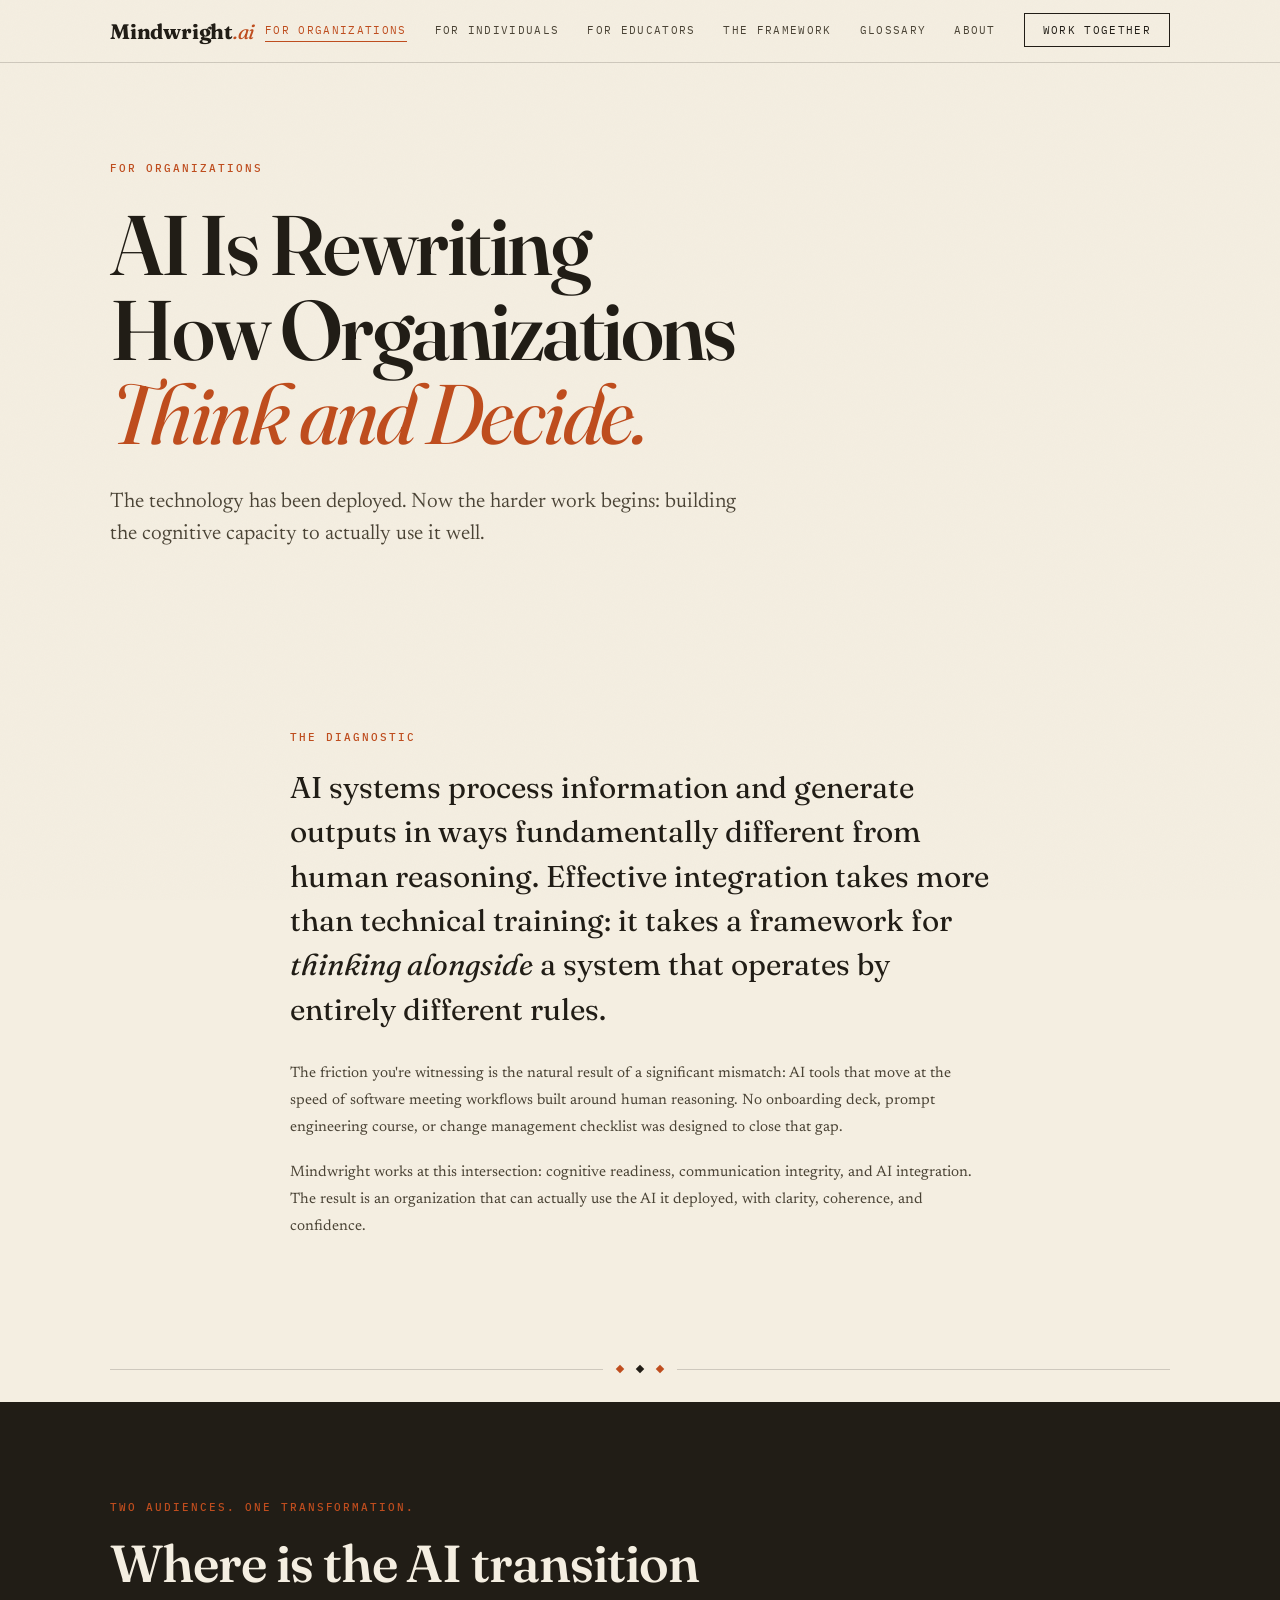
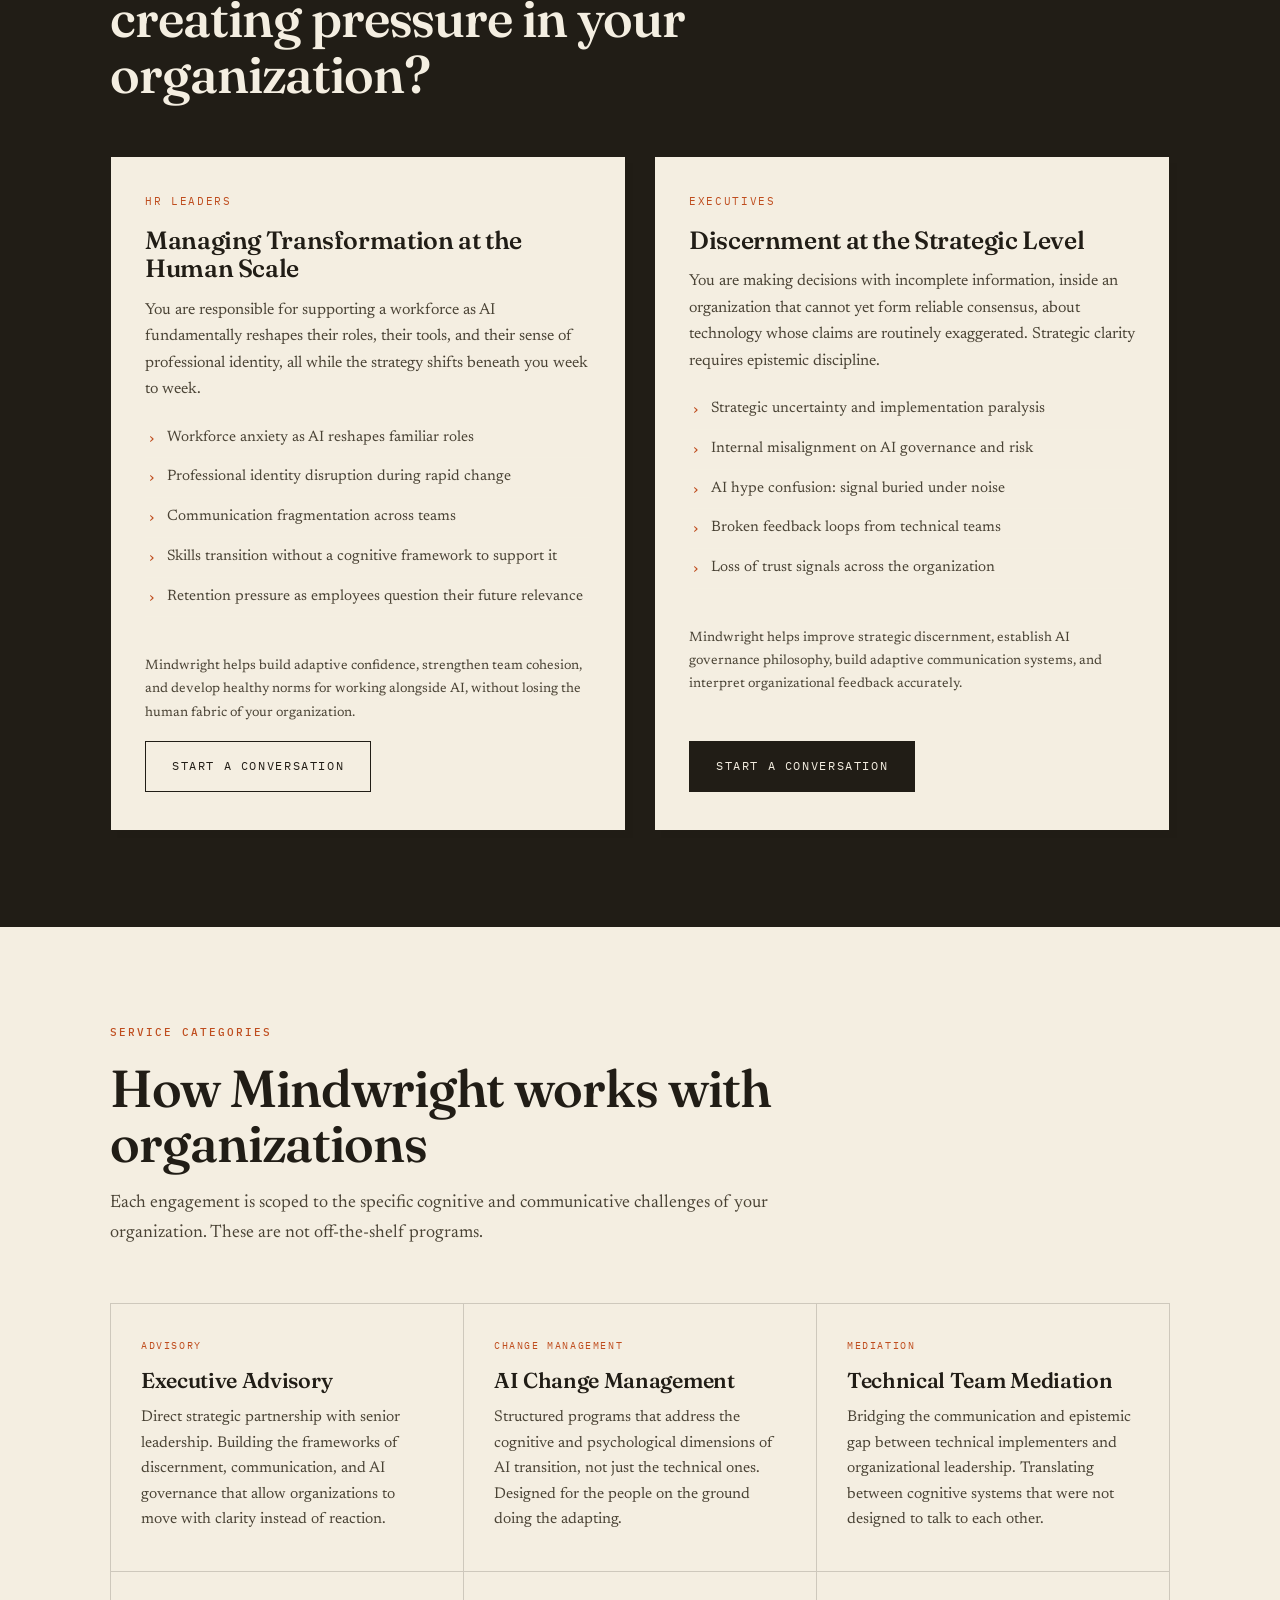
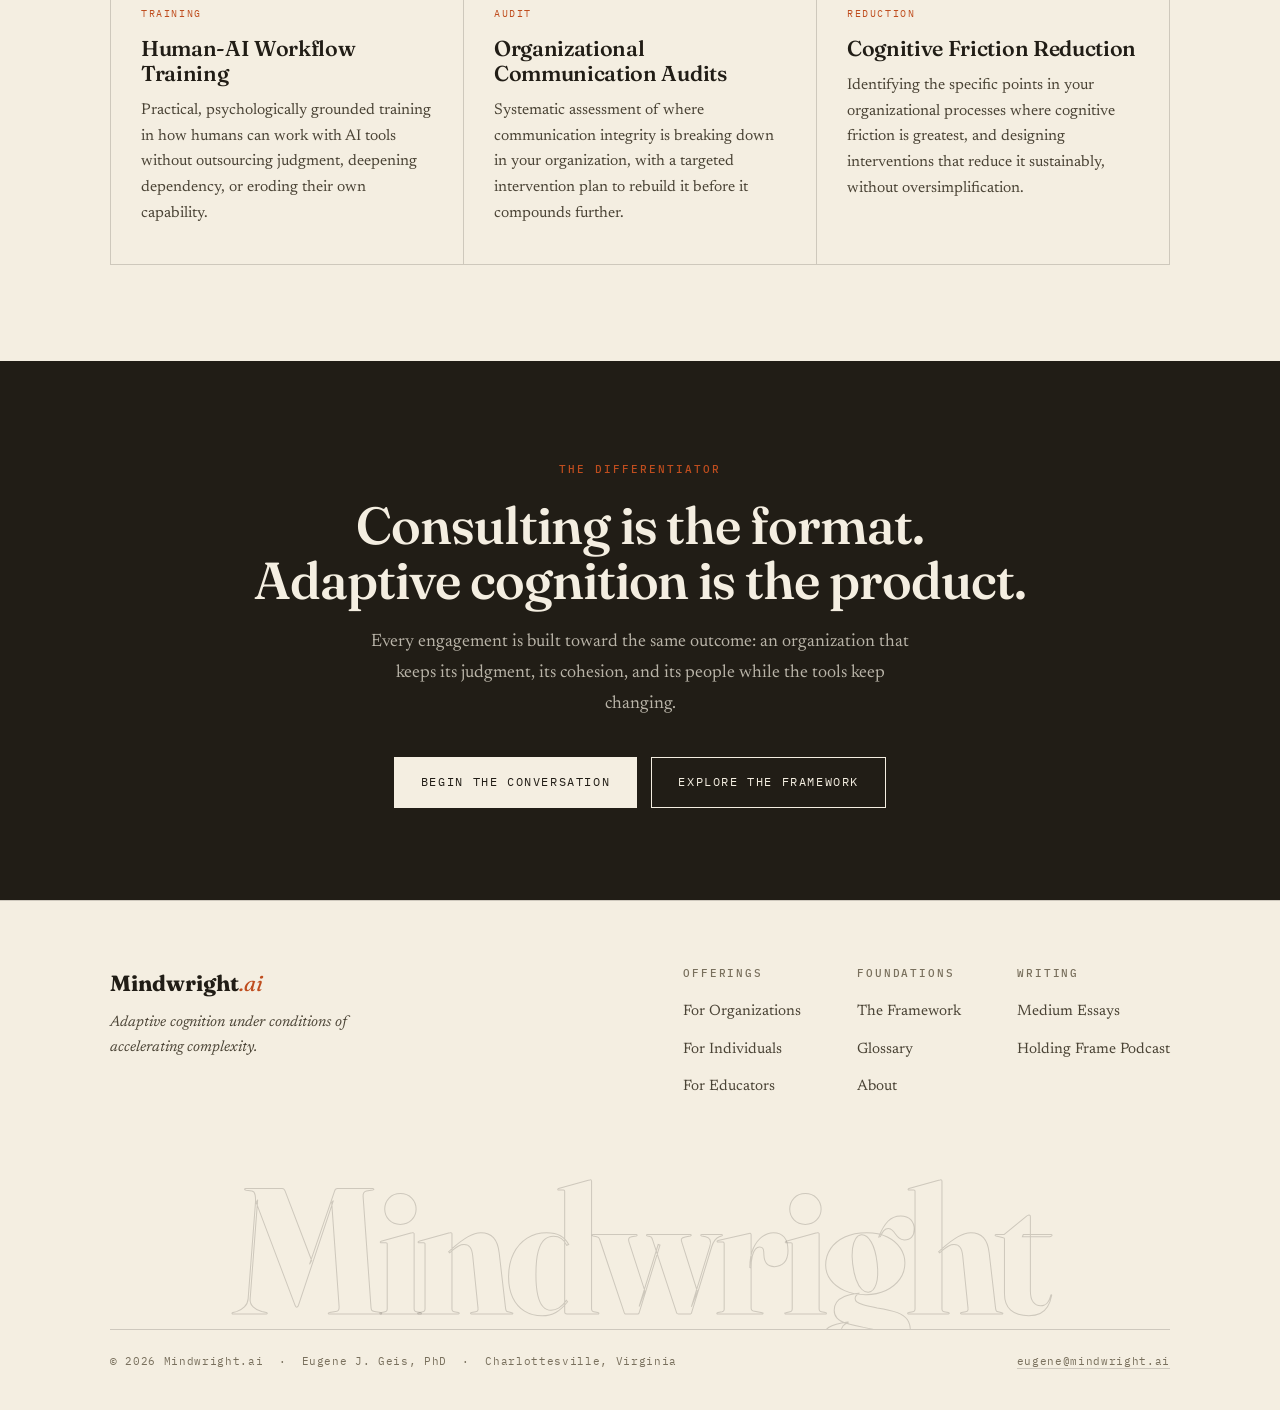
<file: organizations.html>
<!DOCTYPE html>
<html lang="en">
<head>
  <meta charset="UTF-8">
  <meta name="viewport" content="width=device-width, initial-scale=1.0">
  <title>For Organizations — Mindwright.ai</title>
  <meta name="description" content="AI is fundamentally transforming how organizations think, communicate, and decide. Mindwright helps organizations build the cognitive capacity to keep pace.">
  <meta property="og:title" content="Organizational Transformation — Mindwright.ai">
  <meta property="og:description" content="Epistemic fitness, communication integrity, and AI adaptation for HR leaders, executives, and technical teams.">
  <meta property="og:type" content="website">
  <link rel="preconnect" href="https://fonts.googleapis.com">
  <link rel="preconnect" href="https://fonts.gstatic.com" crossorigin>
  <link href="https://fonts.googleapis.com/css2?family=Fraunces:ital,opsz,wght@0,9..144,300..900;1,9..144,300..900&family=Newsreader:ital,opsz,wght@0,6..72,300..600;1,6..72,300..600&family=IBM+Plex+Mono:ital,wght@0,400;0,500;1,400&display=swap" rel="stylesheet">
  <link rel="stylesheet" href="css/style.css">
</head>
<body>

<!-- ═══ NAV ═══ -->
<nav class="site-nav" id="siteNav">
  <div class="nav-inner">
    <a href="index.html" class="nav-brand">Mindwright<span>.ai</span></a>
    <button class="nav-toggle" id="navToggle">Menu</button>
    <ul class="nav-links" id="navLinks">
      <li><a href="organizations.html">For Organizations</a></li>
      <li><a href="personal.html">For Individuals</a></li>
      <li><a href="education.html">For Educators</a></li>
      <li><a href="framework.html">The Framework</a></li>
      <li><a href="glossary.html">Glossary</a></li>
      <li><a href="about.html">About</a></li>
      <li class="nav-cta"><a href="index.html#contact">Work Together</a></li>
    </ul>
  </div>
</nav>

<!-- ═══ HERO ═══ -->
<section class="hero hero--short">
  <div class="container hero-body">
    <div class="eyebrow">For Organizations</div>
    <h1 class="hero-title">
      AI Is Rewriting<br>
      How Organizations<br>
      <em>Think and Decide.</em>
    </h1>
    <p class="hero-sub">
      The technology has been deployed. Now the harder work begins:
      building the cognitive capacity to actually use it well.
    </p>
  </div>
</section>

<!-- ═══ MAIN MESSAGE ═══ -->
<section class="section">
  <div class="container--text">
    <div class="eyebrow">The Diagnostic</div>
    <p style="font-family: 'Fraunces', Georgia, serif; font-size: clamp(20px, 3vw, 30px); font-weight: 400; line-height: 1.48; color: var(--text); margin-bottom: 28px;">
      AI systems process information and generate outputs in ways fundamentally different from human reasoning. Effective integration takes more than technical training: it takes a framework for <em>thinking alongside</em> a system that operates by entirely different rules.
    </p>
    <p style="font-size: 15px; color: var(--text-muted); line-height: 1.8; margin-bottom: 18px;">
      The friction you're witnessing is the natural result of a significant mismatch: AI tools that move at the speed of software meeting workflows built around human reasoning. No onboarding deck, prompt engineering course, or change management checklist was designed to close that gap.
    </p>
    <p style="font-size: 15px; color: var(--text-muted); line-height: 1.8;">
      Mindwright works at this intersection: cognitive readiness, communication integrity, and AI integration. The result is an organization that can actually use the AI it deployed, with clarity, coherence, and confidence.
    </p>
  </div>
</section>

<!-- ═══ THE RULE ═══ -->
<div class="container" style="padding-bottom: 0;">
  <div class="rule"><div class="rule-dot"></div><div class="rule-dot"></div><div class="rule-dot"></div></div>
</div>

<!-- ═══ PERSONAS ═══ -->
<section class="section section--dark">
  <div class="container">
    <div class="section-head">
      <div class="eyebrow">Two Audiences. One Transformation.</div>
      <h2>Where is the AI transition creating pressure in your organization?</h2>
    </div>
    <div class="card-grid card-grid--2">

      <div class="card">
        <div class="card-tag">HR Leaders</div>
        <h3>Managing Transformation at the Human Scale</h3>
        <p>You are responsible for supporting a workforce as AI fundamentally reshapes their roles, their tools, and their sense of professional identity, all while the strategy shifts beneath you week to week.</p>
        <ul>
          <li>Workforce anxiety as AI reshapes familiar roles</li>
          <li>Professional identity disruption during rapid change</li>
          <li>Communication fragmentation across teams</li>
          <li>Skills transition without a cognitive framework to support it</li>
          <li>Retention pressure as employees question their future relevance</li>
        </ul>
        <p style="margin-top: 16px; font-family: 'Newsreader', Georgia, serif; font-weight: 400; font-size: 13.5px; color: var(--text-muted); line-height: 1.72;">
          Mindwright helps build adaptive confidence, strengthen team cohesion, and develop healthy norms for working alongside AI, without losing the human fabric of your organization.
        </p>
        <a href="index.html#contact" class="btn btn--ghost">Start a Conversation</a>
      </div>

      <div class="card">
        <div class="card-tag">Executives</div>
        <h3>Discernment at the Strategic Level</h3>
        <p>You are making decisions with incomplete information, inside an organization that cannot yet form reliable consensus, about technology whose claims are routinely exaggerated. Strategic clarity requires epistemic discipline.</p>
        <ul>
          <li>Strategic uncertainty and implementation paralysis</li>
          <li>Internal misalignment on AI governance and risk</li>
          <li>AI hype confusion: signal buried under noise</li>
          <li>Broken feedback loops from technical teams</li>
          <li>Loss of trust signals across the organization</li>
        </ul>
        <p style="margin-top: 16px; font-family: 'Newsreader', Georgia, serif; font-weight: 400; font-size: 13.5px; color: var(--text-muted); line-height: 1.72;">
          Mindwright helps improve strategic discernment, establish AI governance philosophy, build adaptive communication systems, and interpret organizational feedback accurately.
        </p>
        <a href="index.html#contact" class="btn btn--primary">Start a Conversation</a>
      </div>

    </div>
  </div>
</section>

<!-- ═══ SERVICES ═══ -->
<section class="section">
  <div class="container">
    <div class="section-head">
      <div class="eyebrow">Service Categories</div>
      <h2>How Mindwright works with organizations</h2>
      <p>Each engagement is scoped to the specific cognitive and communicative challenges of your organization. These are not off-the-shelf programs.</p>
    </div>
    <div class="services-grid">
      <div class="service-item">
        <div class="service-tag">Advisory</div>
        <h3>Executive Advisory</h3>
        <p>Direct strategic partnership with senior leadership. Building the frameworks of discernment, communication, and AI governance that allow organizations to move with clarity instead of reaction.</p>
      </div>
      <div class="service-item">
        <div class="service-tag">Change Management</div>
        <h3>AI Change Management</h3>
        <p>Structured programs that address the cognitive and psychological dimensions of AI transition, not just the technical ones. Designed for the people on the ground doing the adapting.</p>
      </div>
      <div class="service-item">
        <div class="service-tag">Mediation</div>
        <h3>Technical Team Mediation</h3>
        <p>Bridging the communication and epistemic gap between technical implementers and organizational leadership. Translating between cognitive systems that were not designed to talk to each other.</p>
      </div>
      <div class="service-item">
        <div class="service-tag">Training</div>
        <h3>Human-AI Workflow Training</h3>
        <p>Practical, psychologically grounded training in how humans can work with AI tools without outsourcing judgment, deepening dependency, or eroding their own capability.</p>
      </div>
      <div class="service-item">
        <div class="service-tag">Audit</div>
        <h3>Organizational Communication Audits</h3>
        <p>Systematic assessment of where communication integrity is breaking down in your organization, with a targeted intervention plan to rebuild it before it compounds further.</p>
      </div>
      <div class="service-item">
        <div class="service-tag">Reduction</div>
        <h3>Cognitive Friction Reduction</h3>
        <p>Identifying the specific points in your organizational processes where cognitive friction is greatest, and designing interventions that reduce it sustainably, without oversimplification.</p>
      </div>
    </div>
  </div>
</section>

<!-- ═══ CTA BAND ═══ -->
<div class="cta-band">
  <div class="container">
    <div class="eyebrow text-center">The Differentiator</div>
    <h2>Consulting is the format.<br>Adaptive cognition is the product.</h2>
    <p>
      Every engagement is built toward the same outcome: an organization that keeps its judgment, its cohesion, and its people while the tools keep changing.
    </p>
    <div class="btn-group">
      <a href="index.html#contact" class="btn btn--primary">Begin the Conversation</a>
      <a href="framework.html" class="btn btn--ghost">Explore the Framework</a>
    </div>
  </div>
</div>

<!-- ═══ FOOTER ═══ -->
<footer class="site-footer">
  <div class="container">
    <div class="footer-inner">
      <div class="footer-brand">
        <div class="brand-name">Mindwright<span>.ai</span></div>
        <p>Adaptive cognition under conditions of accelerating complexity.</p>
      </div>
      <nav class="footer-nav" aria-label="Footer navigation">
        <div class="footer-nav-col">
          <h4>Offerings</h4>
          <ul>
            <li><a href="organizations.html">For Organizations</a></li>
            <li><a href="personal.html">For Individuals</a></li>
            <li><a href="education.html">For Educators</a></li>
          </ul>
        </div>
        <div class="footer-nav-col">
          <h4>Foundations</h4>
          <ul>
            <li><a href="framework.html">The Framework</a></li>
            <li><a href="glossary.html">Glossary</a></li>
            <li><a href="about.html">About</a></li>
          </ul>
        </div>
        <div class="footer-nav-col">
          <h4>Writing</h4>
          <ul>
            <li><a href="https://medium.com/@eugene.geis" target="_blank" rel="noopener">Medium Essays</a></li>
            <li><a href="https://holdingframepodcast.com" target="_blank" rel="noopener">Holding Frame Podcast</a></li>
          </ul>
        </div>
      </nav>
    </div>
    <div class="ghost-mark" aria-hidden="true">Mindwright</div>
    <div class="footer-bottom">
      <p>&copy; 2026 Mindwright.ai &nbsp;&middot;&nbsp; Eugene J. Geis, PhD &nbsp;&middot;&nbsp; Charlottesville, Virginia</p>
      <p><a href="mailto:eugene@mindwright.ai">eugene@mindwright.ai</a></p>
    </div>
  </div>
</footer>

<script src="js/main.js"></script>
</body>
</html>
</file>
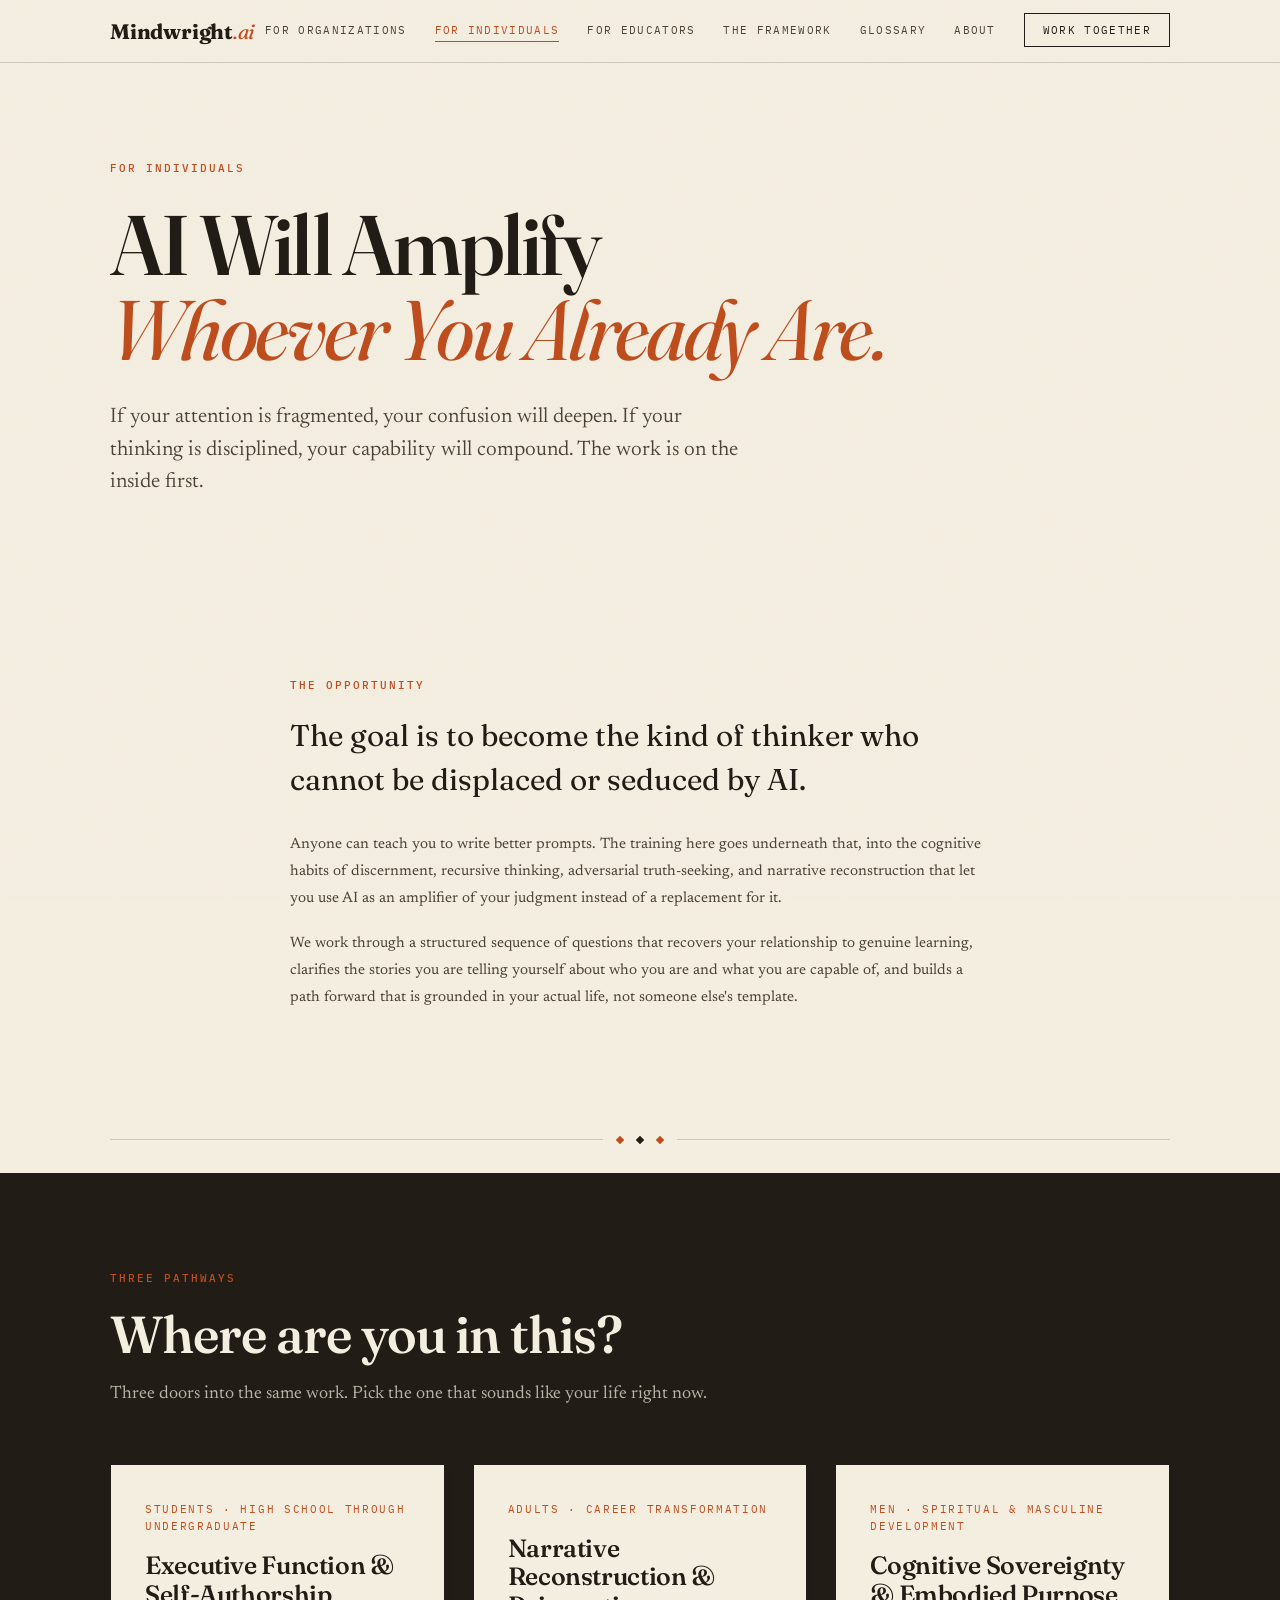
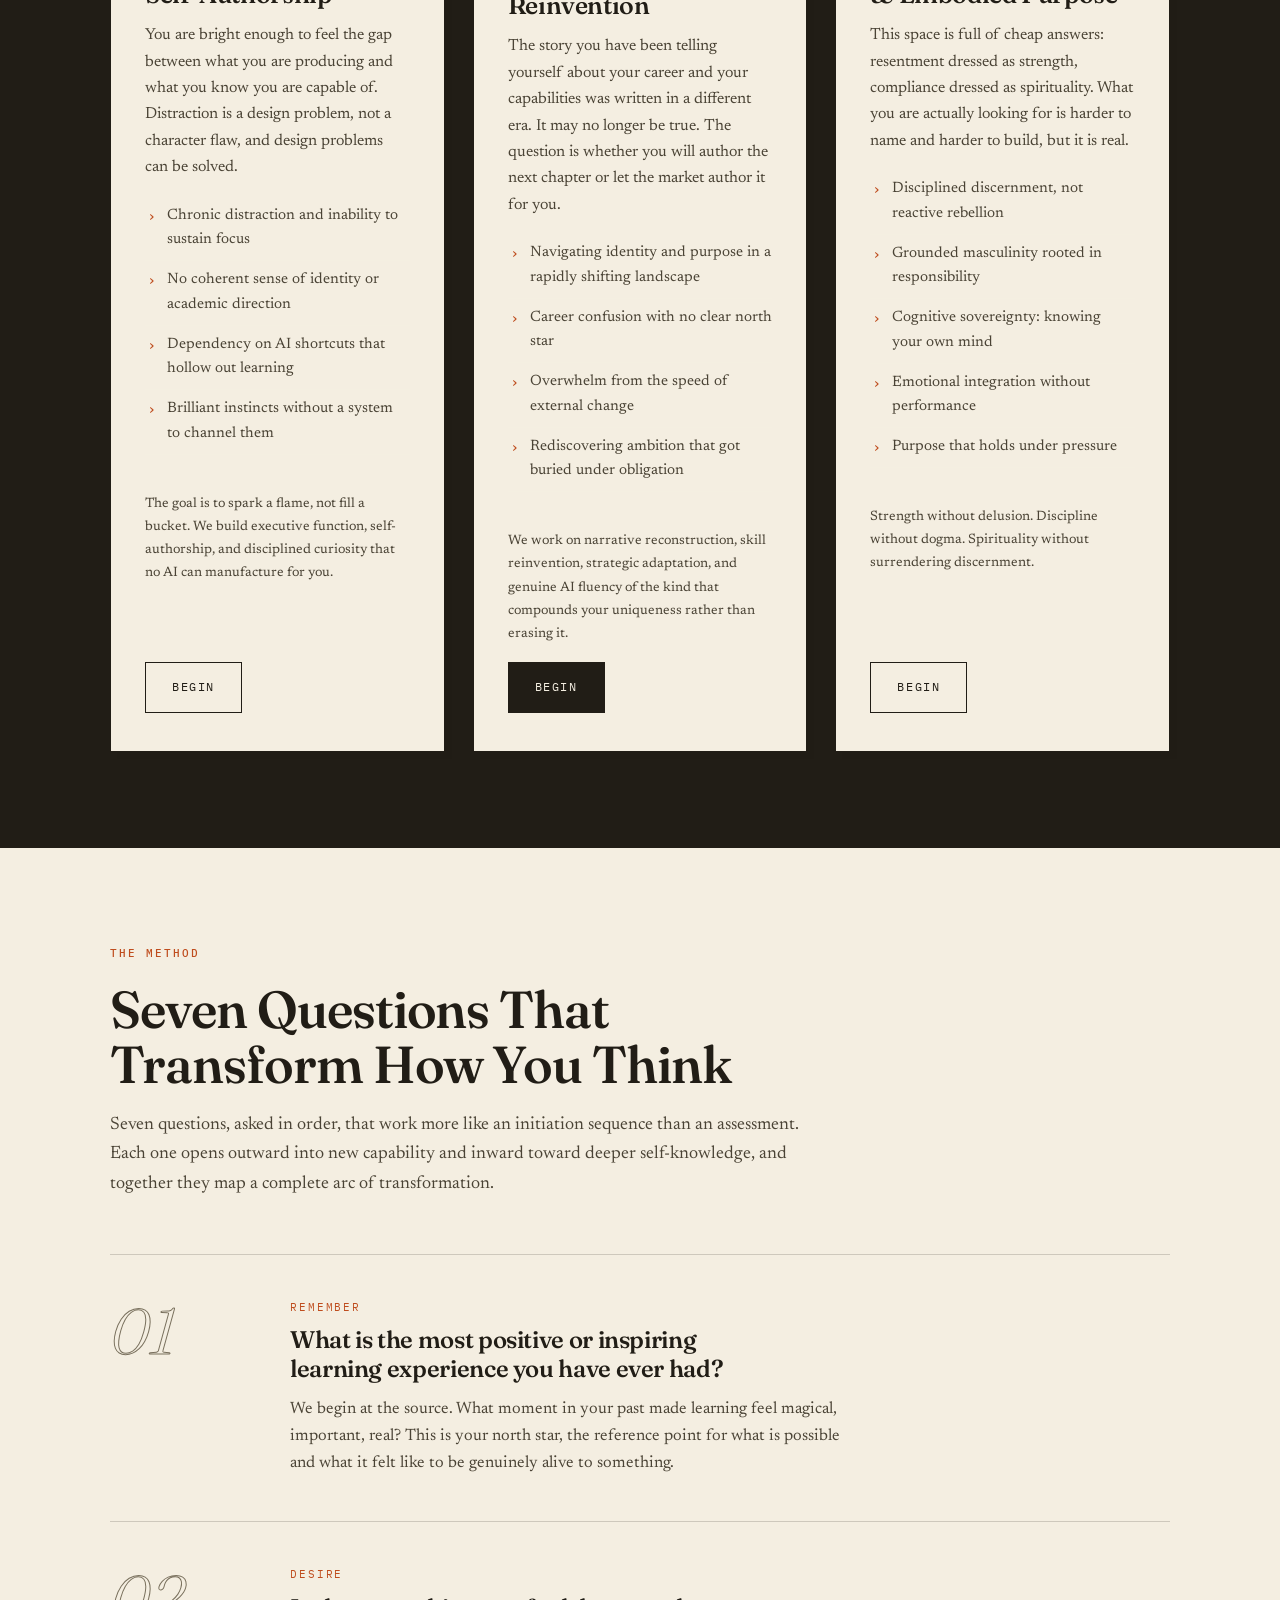
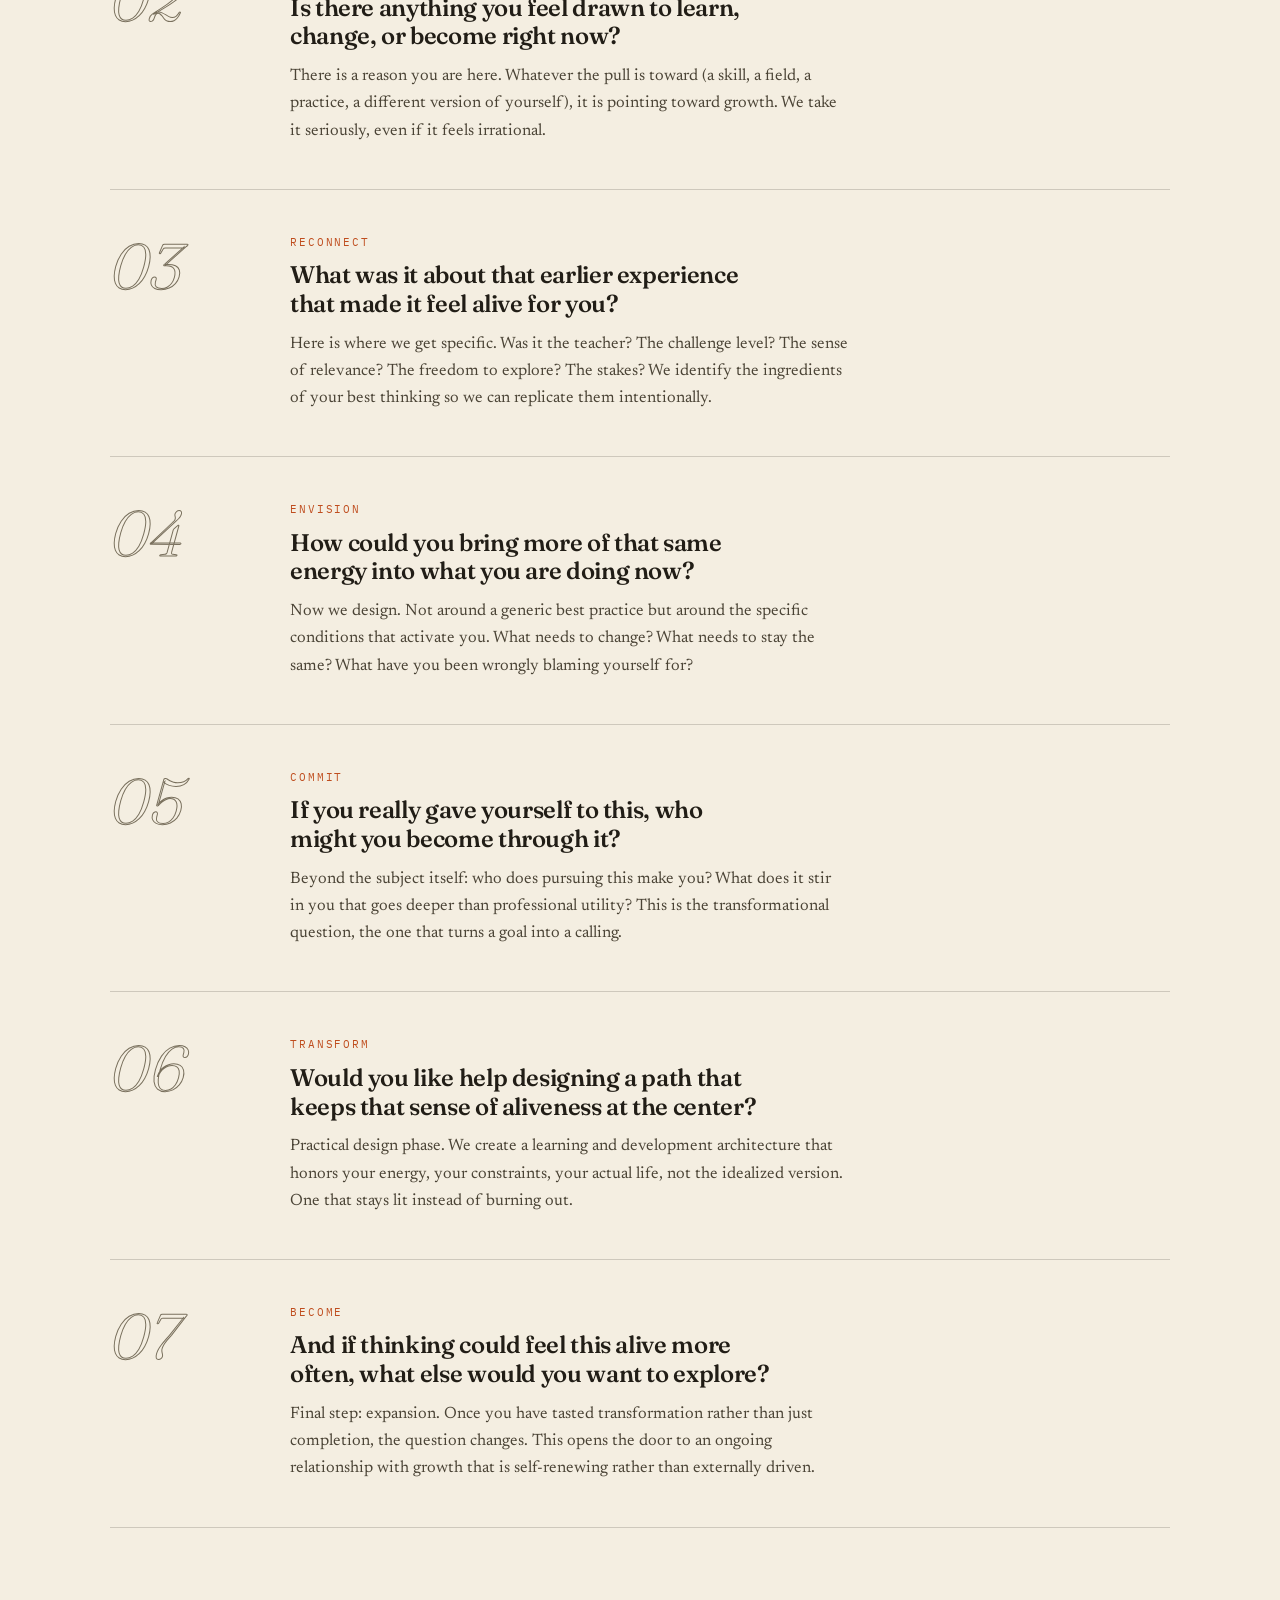
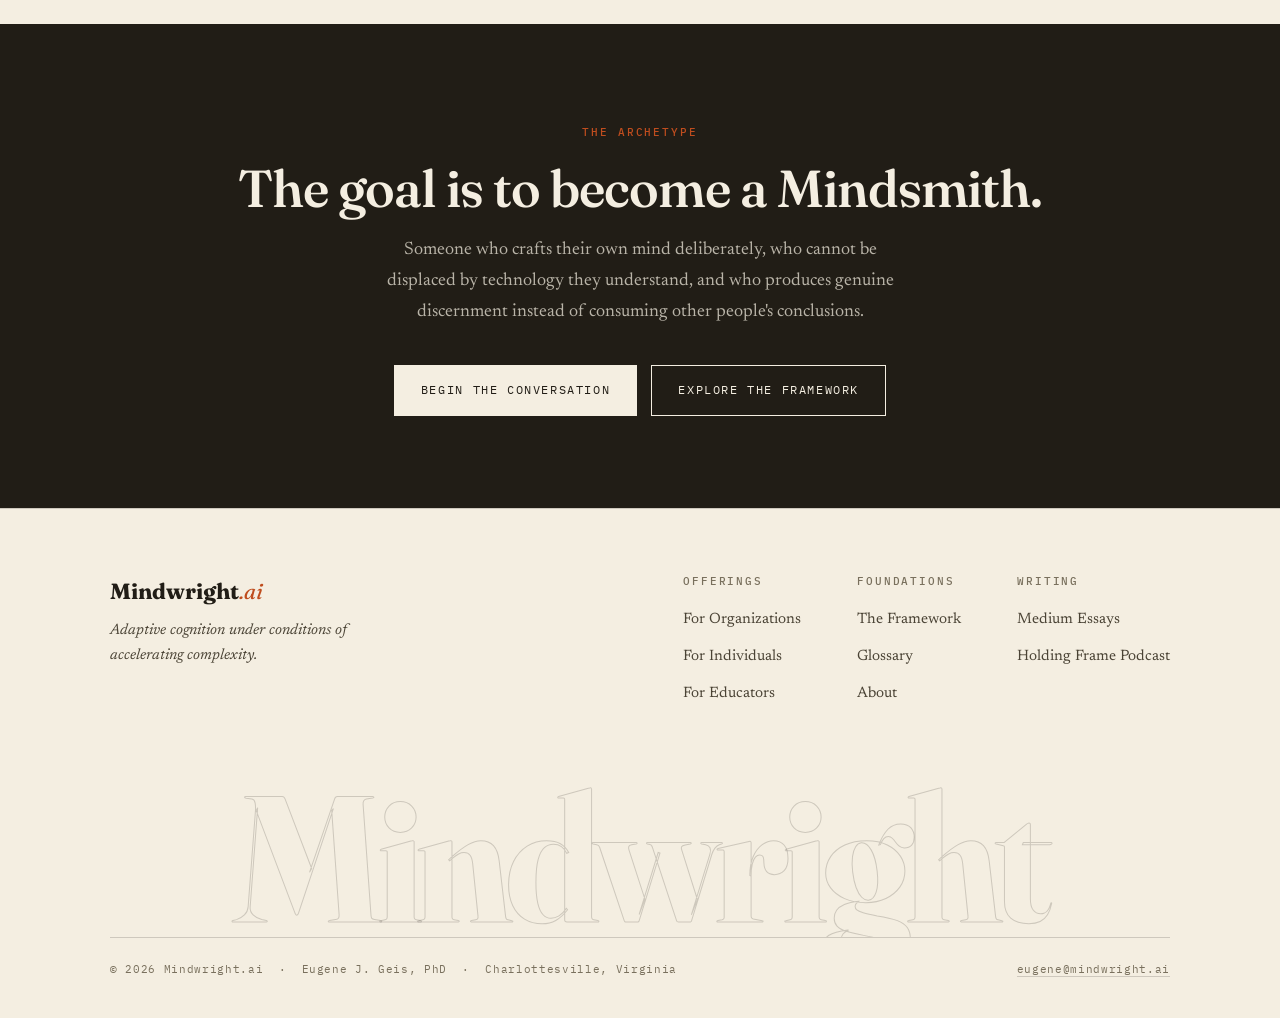
<file: personal.html>
<!DOCTYPE html>
<html lang="en">
<head>
  <meta charset="UTF-8">
  <meta name="viewport" content="width=device-width, initial-scale=1.0">
  <title>For Individuals — Mindwright.ai</title>
  <meta name="description" content="AI will amplify whoever you already are. Mindwright helps individuals build the epistemic fitness to meet this era with clarity, capability, and purpose.">
  <meta property="og:title" content="Personal Transformation — Mindwright.ai">
  <meta property="og:description" content="For students, career adults, and anyone building a more disciplined and sovereign mind.">
  <meta property="og:type" content="website">
  <link rel="preconnect" href="https://fonts.googleapis.com">
  <link rel="preconnect" href="https://fonts.gstatic.com" crossorigin>
  <link href="https://fonts.googleapis.com/css2?family=Fraunces:ital,opsz,wght@0,9..144,300..900;1,9..144,300..900&family=Newsreader:ital,opsz,wght@0,6..72,300..600;1,6..72,300..600&family=IBM+Plex+Mono:ital,wght@0,400;0,500;1,400&display=swap" rel="stylesheet">
  <link rel="stylesheet" href="css/style.css">
</head>
<body>

<!-- ═══ NAV ═══ -->
<nav class="site-nav" id="siteNav">
  <div class="nav-inner">
    <a href="index.html" class="nav-brand">Mindwright<span>.ai</span></a>
    <button class="nav-toggle" id="navToggle">Menu</button>
    <ul class="nav-links" id="navLinks">
      <li><a href="organizations.html">For Organizations</a></li>
      <li><a href="personal.html">For Individuals</a></li>
      <li><a href="education.html">For Educators</a></li>
      <li><a href="framework.html">The Framework</a></li>
      <li><a href="glossary.html">Glossary</a></li>
      <li><a href="about.html">About</a></li>
      <li class="nav-cta"><a href="index.html#contact">Work Together</a></li>
    </ul>
  </div>
</nav>

<!-- ═══ HERO ═══ -->
<section class="hero hero--short">
  <div class="container hero-body">
    <div class="eyebrow">For Individuals</div>
    <h1 class="hero-title">
      AI Will Amplify<br>
      <em>Whoever You Already Are.</em>
    </h1>
    <p class="hero-sub">
      If your attention is fragmented, your confusion will deepen.
      If your thinking is disciplined, your capability will compound.
      The work is on the inside first.
    </p>
  </div>
</section>

<!-- ═══ MAIN MESSAGE ═══ -->
<section class="section">
  <div class="container--text">
    <div class="eyebrow">The Opportunity</div>
    <p style="font-family: 'Fraunces', Georgia, serif; font-size: clamp(20px, 3vw, 30px); font-weight: 400; line-height: 1.48; color: var(--text); margin-bottom: 28px;">
      The goal is to become the kind of thinker who cannot be displaced or seduced by AI.
    </p>
    <p style="font-size: 15px; color: var(--text-muted); line-height: 1.8; margin-bottom: 18px;">
      Anyone can teach you to write better prompts. The training here goes underneath that, into the cognitive habits of discernment, recursive thinking, adversarial truth-seeking, and narrative reconstruction that let you use AI as an amplifier of your judgment instead of a replacement for it.
    </p>
    <p style="font-size: 15px; color: var(--text-muted); line-height: 1.8;">
      We work through a structured sequence of questions that recovers your relationship to genuine learning, clarifies the stories you are telling yourself about who you are and what you are capable of, and builds a path forward that is grounded in your actual life, not someone else's template.
    </p>
  </div>
</section>

<!-- ═══ THE RULE ═══ -->
<div class="container">
  <div class="rule"><div class="rule-dot"></div><div class="rule-dot"></div><div class="rule-dot"></div></div>
</div>

<!-- ═══ THREE PERSONAS ═══ -->
<section class="section section--dark">
  <div class="container">
    <div class="section-head">
      <div class="eyebrow">Three Pathways</div>
      <h2>Where are you in this?</h2>
      <p>Three doors into the same work. Pick the one that sounds like your life right now.</p>
    </div>
    <div class="card-grid">

      <div class="card">
        <div class="card-tag">Students &middot; High School through Undergraduate</div>
        <h3>Executive Function &amp; Self-Authorship</h3>
        <p>You are bright enough to feel the gap between what you are producing and what you know you are capable of. Distraction is a design problem, not a character flaw, and design problems can be solved.</p>
        <ul>
          <li>Chronic distraction and inability to sustain focus</li>
          <li>No coherent sense of identity or academic direction</li>
          <li>Dependency on AI shortcuts that hollow out learning</li>
          <li>Brilliant instincts without a system to channel them</li>
        </ul>
        <p style="margin-top: 16px; font-family: 'Newsreader', Georgia, serif; font-weight: 400; font-size: 13.5px; color: var(--text-muted); line-height: 1.72;">
          The goal is to spark a flame, not fill a bucket. We build executive function, self-authorship, and disciplined curiosity that no AI can manufacture for you.
        </p>
        <a href="index.html#contact" class="btn btn--ghost">Begin</a>
      </div>

      <div class="card">
        <div class="card-tag">Adults &middot; Career Transformation</div>
        <h3>Narrative Reconstruction &amp; Reinvention</h3>
        <p>The story you have been telling yourself about your career and your capabilities was written in a different era. It may no longer be true. The question is whether you will author the next chapter or let the market author it for you.</p>
        <ul>
          <li>Navigating identity and purpose in a rapidly shifting landscape</li>
          <li>Career confusion with no clear north star</li>
          <li>Overwhelm from the speed of external change</li>
          <li>Rediscovering ambition that got buried under obligation</li>
        </ul>
        <p style="margin-top: 16px; font-family: 'Newsreader', Georgia, serif; font-weight: 400; font-size: 13.5px; color: var(--text-muted); line-height: 1.72;">
          We work on narrative reconstruction, skill reinvention, strategic adaptation, and genuine AI fluency of the kind that compounds your uniqueness rather than erasing it.
        </p>
        <a href="index.html#contact" class="btn btn--primary">Begin</a>
      </div>

      <div class="card">
        <div class="card-tag">Men &middot; Spiritual &amp; Masculine Development</div>
        <h3>Cognitive Sovereignty &amp; Embodied Purpose</h3>
        <p>This space is full of cheap answers: resentment dressed as strength, compliance dressed as spirituality. What you are actually looking for is harder to name and harder to build, but it is real.</p>
        <ul>
          <li>Disciplined discernment, not reactive rebellion</li>
          <li>Grounded masculinity rooted in responsibility</li>
          <li>Cognitive sovereignty: knowing your own mind</li>
          <li>Emotional integration without performance</li>
          <li>Purpose that holds under pressure</li>
        </ul>
        <p style="margin-top: 16px; font-family: 'Newsreader', Georgia, serif; font-weight: 400; font-size: 13.5px; color: var(--text-muted); line-height: 1.72;">
          Strength without delusion. Discipline without dogma. Spirituality without surrendering discernment.
        </p>
        <a href="index.html#contact" class="btn btn--ghost">Begin</a>
      </div>

    </div>
  </div>
</section>

<!-- ═══ THE 7 QUESTIONS ═══ -->
<section class="section">
  <div class="container">
    <div class="section-head">
      <div class="eyebrow">The Method</div>
      <h2>Seven Questions That<br>Transform How You Think</h2>
      <p>Seven questions, asked in order, that work more like an initiation sequence than an assessment. Each one opens outward into new capability and inward toward deeper self-knowledge, and together they map a complete arc of transformation.</p>
    </div>
    <div class="steps">

      <div class="step">
        <div class="step-num">01</div>
        <div class="step-meta">
          <div class="step-label">Remember</div>
          <h3>What is the most positive or inspiring learning experience you have ever had?</h3>
          <p>We begin at the source. What moment in your past made learning feel magical, important, real? This is your north star, the reference point for what is possible and what it felt like to be genuinely alive to something.</p>
        </div>
      </div>

      <div class="step">
        <div class="step-num">02</div>
        <div class="step-meta">
          <div class="step-label">Desire</div>
          <h3>Is there anything you feel drawn to learn, change, or become right now?</h3>
          <p>There is a reason you are here. Whatever the pull is toward (a skill, a field, a practice, a different version of yourself), it is pointing toward growth. We take it seriously, even if it feels irrational.</p>
        </div>
      </div>

      <div class="step">
        <div class="step-num">03</div>
        <div class="step-meta">
          <div class="step-label">Reconnect</div>
          <h3>What was it about that earlier experience that made it feel alive for you?</h3>
          <p>Here is where we get specific. Was it the teacher? The challenge level? The sense of relevance? The freedom to explore? The stakes? We identify the ingredients of your best thinking so we can replicate them intentionally.</p>
        </div>
      </div>

      <div class="step">
        <div class="step-num">04</div>
        <div class="step-meta">
          <div class="step-label">Envision</div>
          <h3>How could you bring more of that same energy into what you are doing now?</h3>
          <p>Now we design. Not around a generic best practice but around the specific conditions that activate you. What needs to change? What needs to stay the same? What have you been wrongly blaming yourself for?</p>
        </div>
      </div>

      <div class="step">
        <div class="step-num">05</div>
        <div class="step-meta">
          <div class="step-label">Commit</div>
          <h3>If you really gave yourself to this, who might you become through it?</h3>
          <p>Beyond the subject itself: who does pursuing this make you? What does it stir in you that goes deeper than professional utility? This is the transformational question, the one that turns a goal into a calling.</p>
        </div>
      </div>

      <div class="step">
        <div class="step-num">06</div>
        <div class="step-meta">
          <div class="step-label">Transform</div>
          <h3>Would you like help designing a path that keeps that sense of aliveness at the center?</h3>
          <p>Practical design phase. We create a learning and development architecture that honors your energy, your constraints, your actual life, not the idealized version. One that stays lit instead of burning out.</p>
        </div>
      </div>

      <div class="step">
        <div class="step-num">07</div>
        <div class="step-meta">
          <div class="step-label">Become</div>
          <h3>And if thinking could feel this alive more often, what else would you want to explore?</h3>
          <p>Final step: expansion. Once you have tasted transformation rather than just completion, the question changes. This opens the door to an ongoing relationship with growth that is self-renewing rather than externally driven.</p>
        </div>
      </div>

    </div>
  </div>
</section>

<!-- ═══ CTA BAND ═══ -->
<div class="cta-band">
  <div class="container">
    <div class="eyebrow text-center">The Archetype</div>
    <h2>The goal is to become a Mindsmith.</h2>
    <p>
      Someone who crafts their own mind deliberately, who cannot be displaced by technology they understand, and who produces genuine discernment instead of consuming other people's conclusions.
    </p>
    <div class="btn-group">
      <a href="index.html#contact" class="btn btn--primary">Begin the Conversation</a>
      <a href="framework.html" class="btn btn--ghost">Explore the Framework</a>
    </div>
  </div>
</div>

<!-- ═══ FOOTER ═══ -->
<footer class="site-footer">
  <div class="container">
    <div class="footer-inner">
      <div class="footer-brand">
        <div class="brand-name">Mindwright<span>.ai</span></div>
        <p>Adaptive cognition under conditions of accelerating complexity.</p>
      </div>
      <nav class="footer-nav" aria-label="Footer navigation">
        <div class="footer-nav-col">
          <h4>Offerings</h4>
          <ul>
            <li><a href="organizations.html">For Organizations</a></li>
            <li><a href="personal.html">For Individuals</a></li>
            <li><a href="education.html">For Educators</a></li>
          </ul>
        </div>
        <div class="footer-nav-col">
          <h4>Foundations</h4>
          <ul>
            <li><a href="framework.html">The Framework</a></li>
            <li><a href="glossary.html">Glossary</a></li>
            <li><a href="about.html">About</a></li>
          </ul>
        </div>
        <div class="footer-nav-col">
          <h4>Writing</h4>
          <ul>
            <li><a href="https://medium.com/@eugene.geis" target="_blank" rel="noopener">Medium Essays</a></li>
            <li><a href="https://holdingframepodcast.com" target="_blank" rel="noopener">Holding Frame Podcast</a></li>
          </ul>
        </div>
      </nav>
    </div>
    <div class="ghost-mark" aria-hidden="true">Mindwright</div>
    <div class="footer-bottom">
      <p>&copy; 2026 Mindwright.ai &nbsp;&middot;&nbsp; Eugene J. Geis, PhD &nbsp;&middot;&nbsp; Charlottesville, Virginia</p>
      <p><a href="mailto:eugene@mindwright.ai">eugene@mindwright.ai</a></p>
    </div>
  </div>
</footer>

<script src="js/main.js"></script>
</body>
</html>
</file>
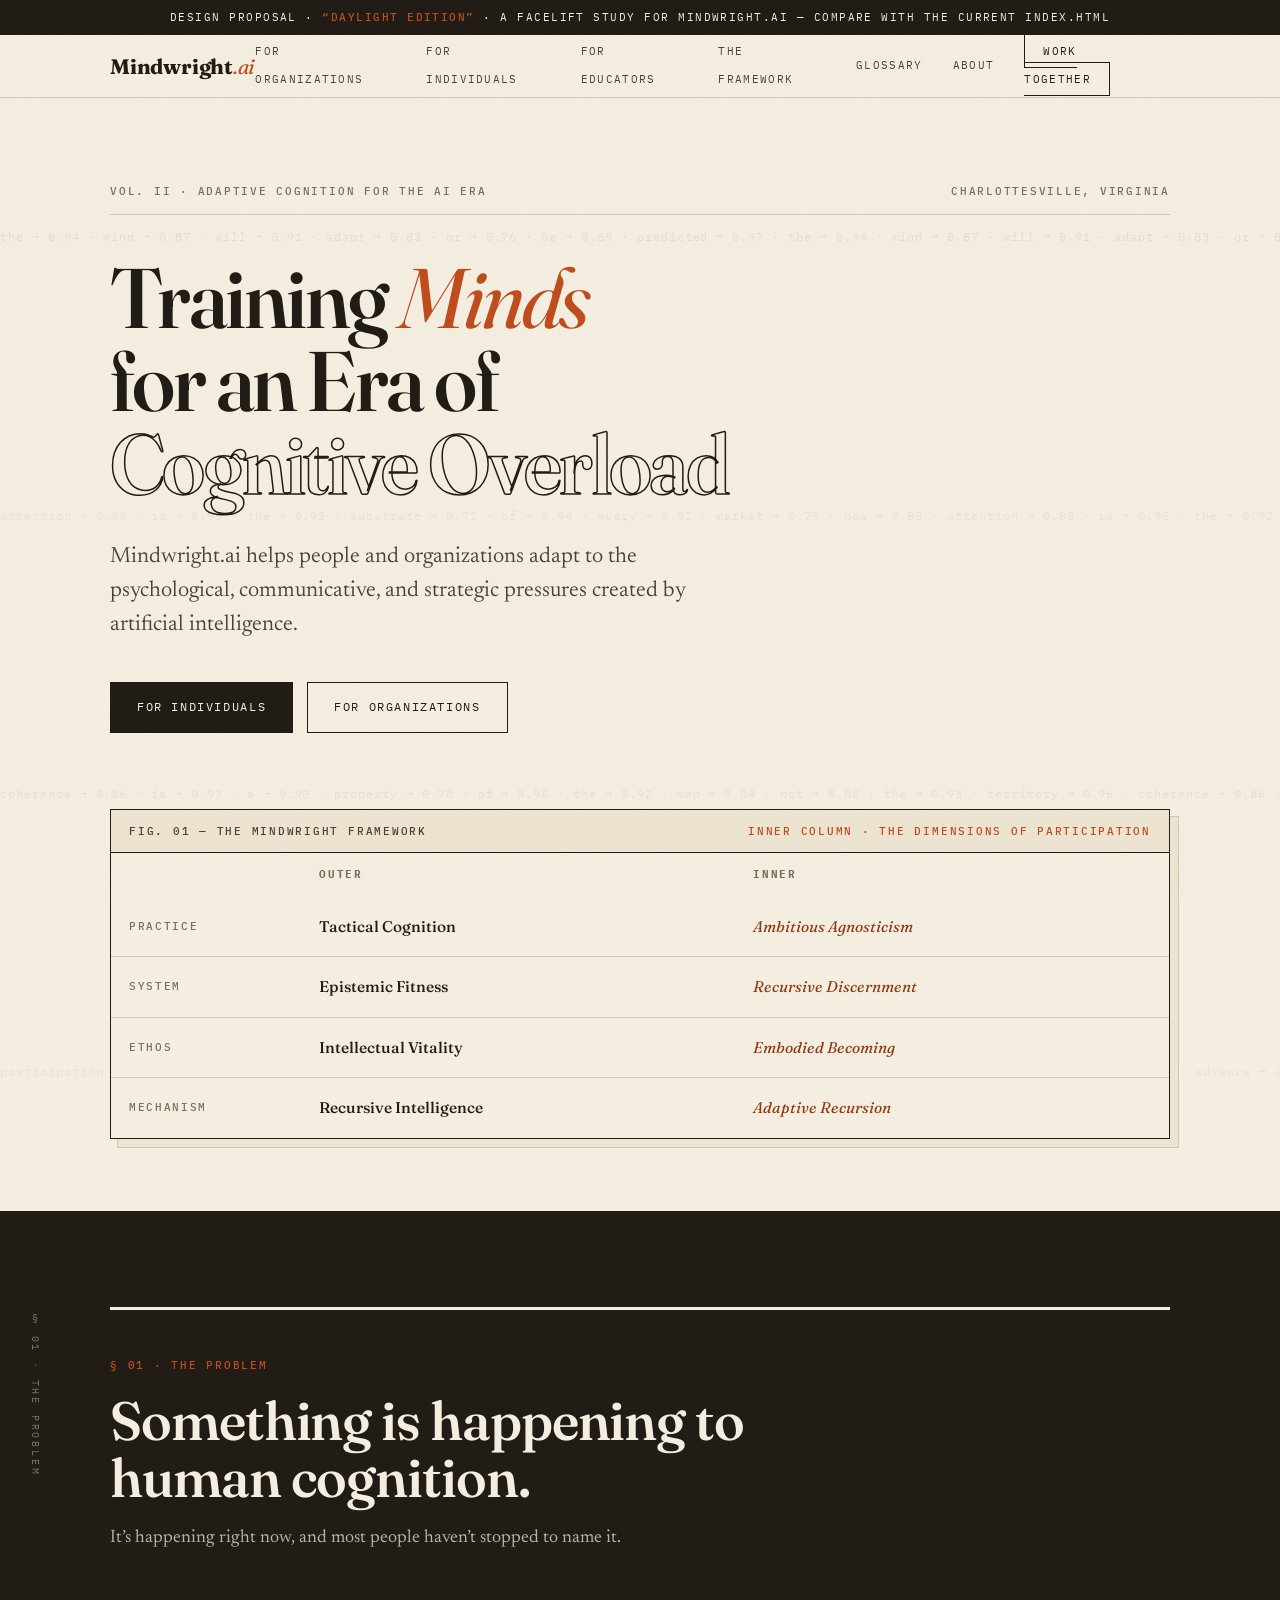
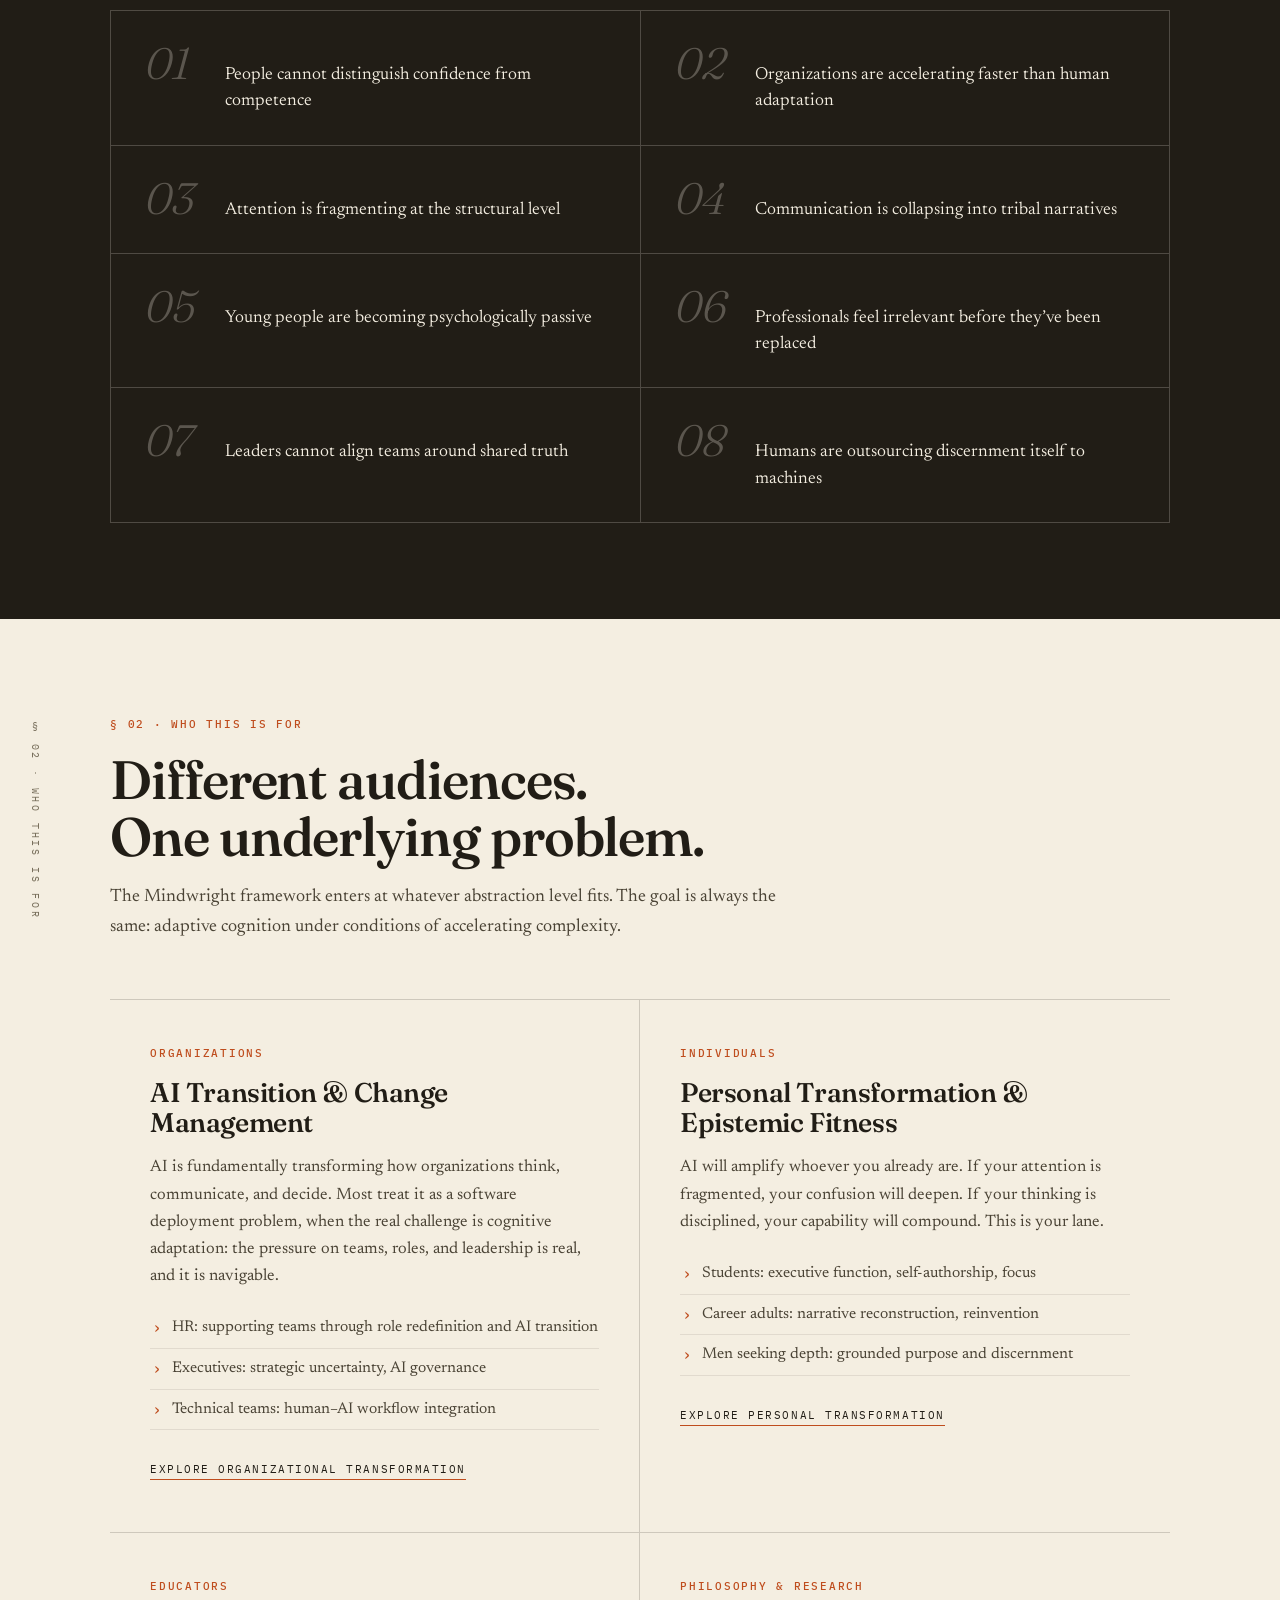
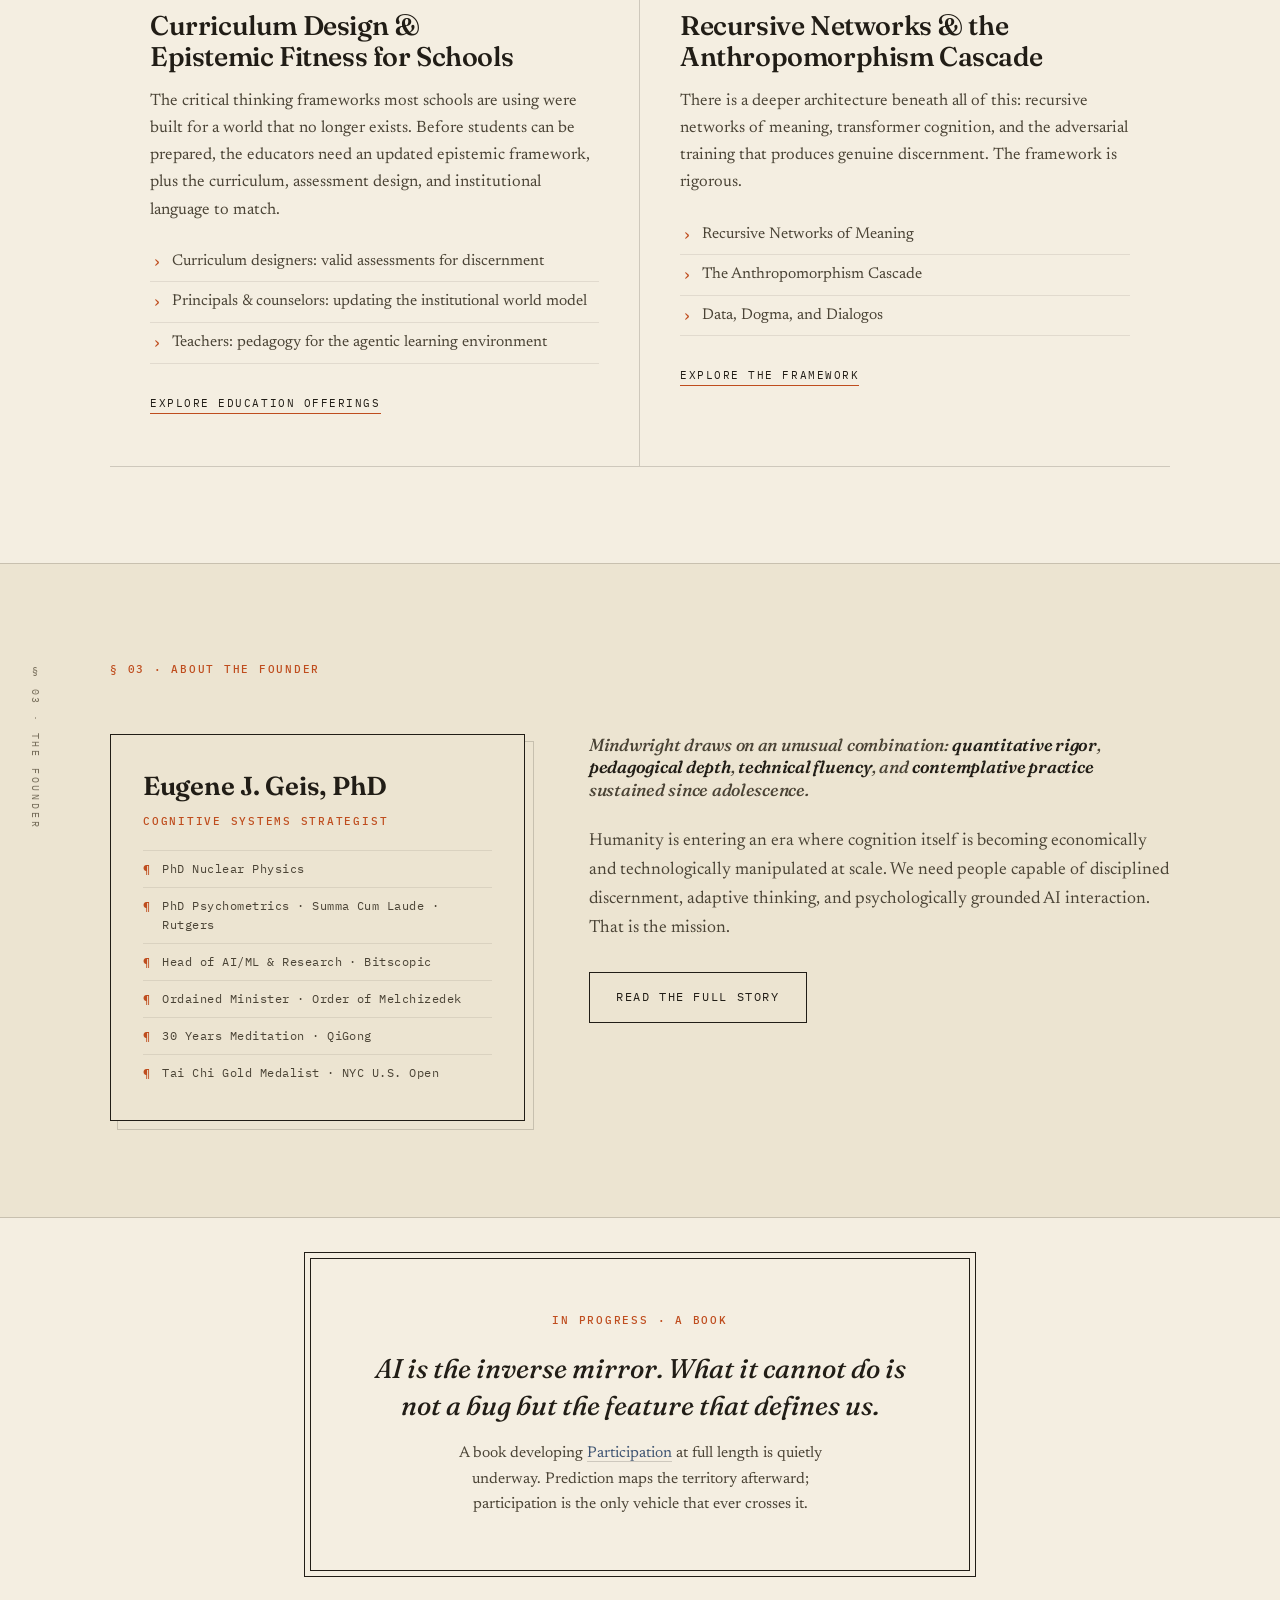
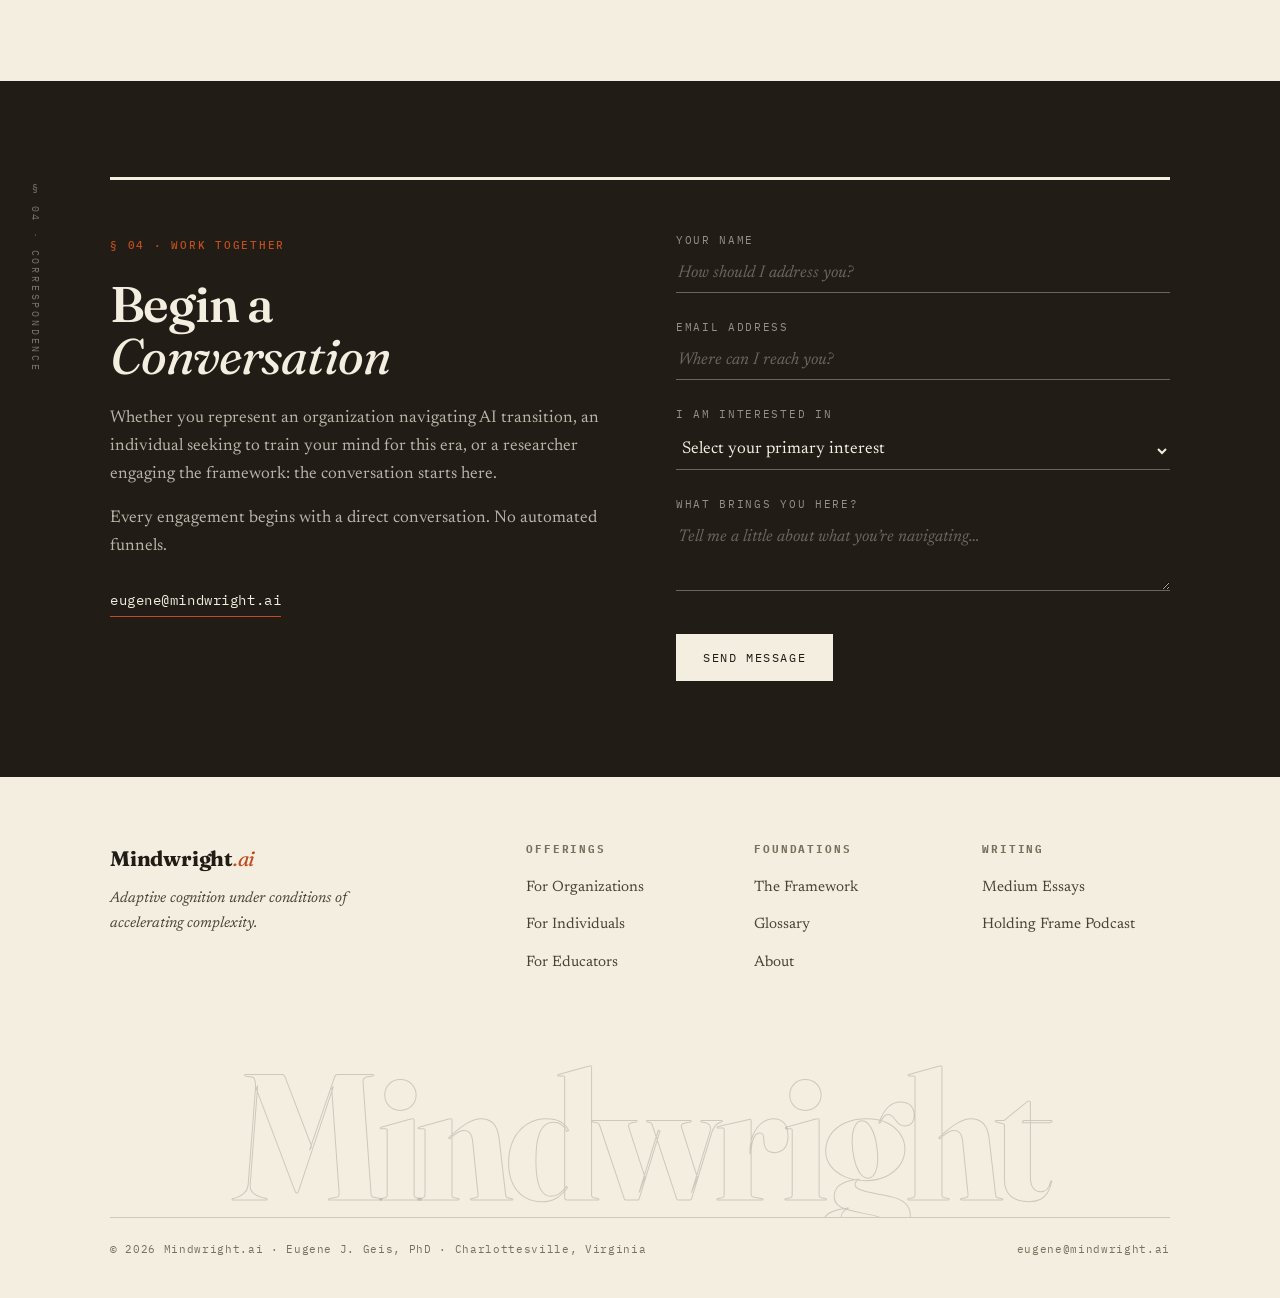
<file: proposal-facelift.html>
<!DOCTYPE html>
<html lang="en">
<head>
  <meta charset="UTF-8">
  <meta name="viewport" content="width=device-width, initial-scale=1.0">
  <title>Facelift Proposal — Mindwright.ai</title>
  <meta name="robots" content="noindex">
  <link rel="preconnect" href="https://fonts.googleapis.com">
  <link rel="preconnect" href="https://fonts.gstatic.com" crossorigin>
  <link href="https://fonts.googleapis.com/css2?family=Fraunces:ital,opsz,wght@0,9..144,300..900;1,9..144,300..900&family=Newsreader:ital,opsz,wght@0,6..72,300..600;1,6..72,300..600&family=IBM+Plex+Mono:ital,wght@0,400;0,500;1,400&display=swap" rel="stylesheet">
  <style>
    /* ————————————————————————————————————————————————
       MINDWRIGHT — "DAYLIGHT EDITION" PROPOSAL
       Paper & ink editorial · hairline rules · letterpress blocks
       Machine text as texture, human text as figure.
       ———————————————————————————————————————————————— */
    :root {
      --paper:      #f4eee1;
      --paper-2:    #ece4d1;
      --ink:        #211d16;
      --ink-2:      #4a4335;
      --ink-3:      #79705d;
      --ember:      #bf4d1e;
      --ember-deep: #8f3812;
      --steel:      #3f5573;
      --hair:       rgba(33, 29, 22, 0.18);
      --hair-soft:  rgba(33, 29, 22, 0.09);
      --hair-paper: rgba(244, 238, 225, 0.22);

      --display: 'Fraunces', Georgia, serif;
      --body:    'Newsreader', Georgia, serif;
      --mono:    'IBM Plex Mono', Consolas, monospace;

      --w: 1140px;
    }

    * { margin: 0; padding: 0; box-sizing: border-box; }
    html { scroll-behavior: smooth; }
    body {
      background: var(--paper);
      color: var(--ink);
      font-family: var(--body);
      font-size: 17px;
      line-height: 1.65;
      -webkit-font-smoothing: antialiased;
      overflow-x: hidden;
    }
    ::selection { background: var(--ember); color: var(--paper); }

    a { color: inherit; text-decoration: none; }
    p a, .steel-link { color: var(--steel); border-bottom: 1px solid var(--hair); }
    p a:hover, .steel-link:hover { color: var(--ember); border-color: var(--ember); }

    .container { max-width: var(--w); margin: 0 auto; padding: 0 40px; }
    @media (max-width: 640px) { .container { padding: 0 22px; } }

    /* — grain overlay — */
    body::after {
      content: '';
      position: fixed; inset: 0;
      background-image: url("data:image/svg+xml,%3Csvg xmlns='http://www.w3.org/2000/svg' width='140' height='140'%3E%3Cfilter id='n'%3E%3CfeTurbulence type='fractalNoise' baseFrequency='0.9' numOctaves='2'/%3E%3C/filter%3E%3Crect width='140' height='140' filter='url(%23n)' opacity='0.5'/%3E%3C/svg%3E");
      opacity: 0.05;
      pointer-events: none;
      z-index: 999;
      mix-blend-mode: multiply;
    }

    /* ————— utility type ————— */
    .mono {
      font-family: var(--mono);
      font-size: 11px;
      letter-spacing: 0.16em;
      text-transform: uppercase;
      font-weight: 500;
    }
    .folio { color: var(--ember); }
    .rule-double {
      border: none;
      border-top: 3px solid var(--ink);
      position: relative;
      margin: 0;
    }
    .rule-double::after {
      content: '';
      position: absolute; left: 0; right: 0; top: 5px;
      border-top: 1px solid var(--ink);
    }
    .dark .rule-double,
    .dark.rule-double { border-color: var(--paper); }
    .dark .rule-double::after { border-color: var(--paper); }

    /* ————— proposal strip ————— */
    .proposal-strip {
      background: var(--ink);
      color: var(--paper);
      text-align: center;
      padding: 9px 16px;
      font-family: var(--mono);
      font-size: 10.5px;
      letter-spacing: 0.14em;
      text-transform: uppercase;
    }
    .proposal-strip b { color: var(--ember); font-weight: 500; }

    /* ————— masthead nav ————— */
    .masthead {
      position: sticky; top: 0; z-index: 100;
      background: color-mix(in srgb, var(--paper) 92%, transparent);
      backdrop-filter: blur(6px);
      border-bottom: 1px solid var(--hair);
    }
    .masthead-inner {
      max-width: var(--w); margin: 0 auto; padding: 0 40px;
      display: flex; align-items: center; justify-content: space-between;
      height: 62px;
    }
    .brand {
      font-family: var(--display);
      font-weight: 700;
      font-size: 21px;
      letter-spacing: -0.01em;
    }
    .brand span { color: var(--ember); font-style: italic; font-weight: 400; }
    .nav-links { display: flex; gap: 30px; align-items: center; list-style: none; }
    .nav-links a {
      font-family: var(--mono); font-size: 11px;
      letter-spacing: 0.12em; text-transform: uppercase;
      color: var(--ink-2);
      padding: 4px 0;
      border-bottom: 1px solid transparent;
      transition: color .18s, border-color .18s;
    }
    .nav-links a:hover { color: var(--ember); border-color: var(--ember); }
    .nav-cta a {
      border: 1px solid var(--ink) !important;
      padding: 9px 18px !important;
      color: var(--ink) !important;
      transition: all .18s !important;
    }
    .nav-cta a:hover { background: var(--ink); color: var(--paper) !important; }
    @media (max-width: 900px) { .nav-links li:not(.nav-cta) { display: none; } }

    /* ————— hero ————— */
    .hero {
      position: relative;
      padding: 84px 0 72px;
      overflow: hidden;
    }
    /* drifting token-stream texture: the machine murmurs beneath */
    .stream {
      position: absolute; inset: 0;
      display: flex; flex-direction: column;
      justify-content: space-around;
      pointer-events: none;
      user-select: none;
      z-index: 0;
    }
    .stream-row {
      white-space: nowrap;
      font-family: var(--mono);
      font-size: 12px;
      letter-spacing: 0.08em;
      color: var(--ink);
      opacity: 0.075;
      animation: drift 90s linear infinite;
    }
    .stream-row:nth-child(2) { animation-duration: 120s; animation-direction: reverse; opacity: 0.055; }
    .stream-row:nth-child(3) { animation-duration: 105s; opacity: 0.065; }
    .stream-row:nth-child(4) { animation-duration: 135s; animation-direction: reverse; opacity: 0.05; }
    @keyframes drift { from { transform: translateX(0); } to { transform: translateX(-50%); } }

    .hero-body { position: relative; z-index: 1; }
    .hero-kicker {
      display: flex; justify-content: space-between; align-items: baseline;
      padding-bottom: 14px;
      border-bottom: 1px solid var(--hair);
      margin-bottom: 42px;
      color: var(--ink-3);
    }
    .hero h1 {
      font-family: var(--display);
      font-optical-sizing: auto;
      font-size: clamp(42px, 6.6vw, 88px);
      font-weight: 560;
      line-height: 0.98;
      letter-spacing: -0.03em;
      max-width: 12ch;
    }
    .hero h1 em {
      font-style: italic;
      font-weight: 420;
      color: var(--ember);
    }
    .hero h1 .hollow {
      color: transparent;
      -webkit-text-stroke: 1.5px var(--ink);
      text-stroke: 1.5px var(--ink);
    }
    .hero-sub {
      margin-top: 34px;
      font-size: clamp(18px, 2.1vw, 22px);
      font-weight: 380;
      line-height: 1.55;
      max-width: 52ch;
      color: var(--ink-2);
    }
    .hero-actions { margin-top: 40px; display: flex; gap: 14px; flex-wrap: wrap; }

    /* ————— buttons: letterpress plates ————— */
    .btn {
      display: inline-block;
      font-family: var(--mono);
      font-size: 11.5px;
      letter-spacing: 0.14em;
      text-transform: uppercase;
      padding: 15px 26px;
      border: 1px solid var(--ink);
      color: var(--ink);
      background: transparent;
      cursor: pointer;
      transition: transform .16s ease, box-shadow .16s ease, background .16s, color .16s;
    }
    .btn:hover {
      transform: translate(-2px, -2px);
      box-shadow: 3px 3px 0 var(--ember);
    }
    .btn--solid { background: var(--ink); color: var(--paper); }
    .btn--solid:hover { background: var(--ember-deep); border-color: var(--ember-deep); }
    .dark .btn { border-color: var(--paper); color: var(--paper); }
    .dark .btn:hover { box-shadow: 3px 3px 0 var(--ember); }
    .dark .btn--solid { background: var(--paper); color: var(--ink); }
    .dark .btn--solid:hover { background: var(--ember); border-color: var(--ember); color: var(--paper); }

    /* ————— the framework: specimen table ————— */
    .specimen {
      margin-top: 76px;
      border: 1.5px solid var(--ink);
      background: var(--paper);
      box-shadow: 8px 8px 0 var(--paper-2), 8px 8px 0 1px var(--hair);
    }
    .specimen-caption {
      display: flex; justify-content: space-between;
      padding: 12px 18px;
      border-bottom: 1px solid var(--ink);
      color: var(--ink-2);
      background: var(--paper-2);
    }
    .specimen table { width: 100%; border-collapse: collapse; }
    .specimen th, .specimen td {
      padding: 17px 18px;
      text-align: left;
      border-bottom: 1px solid var(--hair);
      font-size: 15.5px;
    }
    .specimen tr:last-child th, .specimen tr:last-child td { border-bottom: none; }
    .specimen thead th {
      font-family: var(--mono); font-size: 10.5px;
      letter-spacing: 0.16em; text-transform: uppercase;
      color: var(--ink-3);
      border-bottom: 1px solid var(--ink);
      padding-top: 13px; padding-bottom: 13px;
    }
    .specimen tbody th {
      font-family: var(--mono); font-size: 10.5px;
      letter-spacing: 0.16em; text-transform: uppercase;
      font-weight: 500; color: var(--ink-3);
      width: 18%;
    }
    .specimen td.outer { font-family: var(--display); font-weight: 500; width: 41%; }
    .specimen td.inner { font-family: var(--display); font-style: italic; font-weight: 420; color: var(--ember-deep); width: 41%; }
    /* the inverse-mirror hover: row flips to negative */
    .specimen tbody tr { transition: background .14s, color .14s; }
    .specimen tbody tr:hover { background: var(--ink); }
    .specimen tbody tr:hover th { color: var(--paper-2); }
    .specimen tbody tr:hover td.outer { color: var(--paper); }
    .specimen tbody tr:hover td.inner { color: var(--ember); }
    @media (max-width: 640px) {
      .specimen th, .specimen td { padding: 12px 12px; font-size: 13.5px; }
      .specimen tbody th { display: none; }
    }

    /* ————— sections ————— */
    section { position: relative; }
    .section-pad { padding: 96px 0; }
    .section-head { margin-bottom: 56px; max-width: 700px; }
    .section-head .mono { display: block; margin-bottom: 18px; color: var(--ember); }
    .section-head h2 {
      font-family: var(--display);
      font-size: clamp(34px, 4.6vw, 54px);
      font-weight: 560;
      letter-spacing: -0.02em;
      line-height: 1.06;
    }
    .section-head p { margin-top: 18px; color: var(--ink-2); font-size: 18px; }

    /* margin folio rail */
    .rail {
      position: absolute; top: 100px; left: 26px;
      writing-mode: vertical-rl;
      font-family: var(--mono); font-size: 10px;
      letter-spacing: 0.28em; text-transform: uppercase;
      color: var(--ink-3);
    }
    .dark .rail { color: rgba(244,238,225,.4); }
    @media (max-width: 1260px) { .rail { display: none; } }

    /* ————— problem: the ink plate ————— */
    .dark {
      background: var(--ink);
      color: var(--paper);
    }
    .dark .section-head p { color: rgba(244, 238, 225, 0.72); }
    .problem-grid {
      display: grid;
      grid-template-columns: 1fr 1fr;
      border-top: 1px solid var(--hair-paper);
      border-left: 1px solid var(--hair-paper);
    }
    @media (max-width: 760px) { .problem-grid { grid-template-columns: 1fr; } }
    .problem-item {
      display: flex; gap: 22px; align-items: baseline;
      padding: 30px 34px;
      border-right: 1px solid var(--hair-paper);
      border-bottom: 1px solid var(--hair-paper);
      transition: background .18s;
    }
    .problem-item:hover { background: rgba(244, 238, 225, 0.05); }
    .problem-item:hover .problem-num { color: var(--ember); }
    .problem-num {
      font-family: var(--display);
      font-size: 44px; font-weight: 300; font-style: italic;
      color: rgba(244, 238, 225, 0.28);
      line-height: 1;
      transition: color .18s;
      min-width: 58px;
    }
    .problem-item p { font-size: 17.5px; font-weight: 380; line-height: 1.5; }

    /* ————— departments (who this is for) ————— */
    .dept-grid {
      display: grid;
      grid-template-columns: 1fr 1fr;
      gap: 0;
      border-top: 1px solid var(--hair);
    }
    @media (max-width: 860px) { .dept-grid { grid-template-columns: 1fr; } }
    .dept {
      padding: 44px 40px 48px;
      border-bottom: 1px solid var(--hair);
      position: relative;
    }
    .dept:nth-child(odd) { border-right: 1px solid var(--hair); }
    @media (max-width: 860px) { .dept:nth-child(odd) { border-right: none; } }
    .dept .mono { color: var(--ember); display: block; margin-bottom: 16px; }
    .dept h3 {
      font-family: var(--display);
      font-size: 27px; font-weight: 560; letter-spacing: -0.015em;
      line-height: 1.12;
      margin-bottom: 16px;
      max-width: 22ch;
    }
    .dept p { color: var(--ink-2); font-size: 16.5px; margin-bottom: 18px; }
    .dept ul { list-style: none; margin-bottom: 26px; }
    .dept li {
      font-size: 15.5px; color: var(--ink-2);
      padding: 7px 0 7px 22px;
      position: relative;
      border-bottom: 1px solid var(--hair-soft);
    }
    .dept li::before {
      content: '›';
      position: absolute; left: 2px;
      color: var(--ember);
      font-family: var(--mono);
    }
    .dept-link {
      font-family: var(--mono); font-size: 11px;
      letter-spacing: 0.14em; text-transform: uppercase;
      color: var(--ink);
      border-bottom: 1.5px solid var(--ember);
      padding-bottom: 3px;
      transition: color .16s;
    }
    .dept-link:hover { color: var(--ember); }

    /* ————— founder ————— */
    .founder {
      display: grid;
      grid-template-columns: 5fr 7fr;
      gap: 64px;
      align-items: start;
    }
    @media (max-width: 860px) { .founder { grid-template-columns: 1fr; gap: 40px; } }
    .founder-quote {
      font-family: var(--display);
      font-size: clamp(24px, 3vw, 34px);
      font-weight: 480;
      font-style: italic;
      line-height: 1.28;
      letter-spacing: -0.015em;
    }
    .founder-quote strong { color: var(--ember-deep); font-weight: 560; }
    .colophon {
      border: 1.5px solid var(--ink);
      background: var(--paper-2);
      padding: 30px 32px;
      box-shadow: 8px 8px 0 var(--paper-2), 8px 8px 0 1px var(--hair);
    }
    .colophon .name {
      font-family: var(--display);
      font-size: 26px; font-weight: 620; letter-spacing: -0.01em;
      margin-bottom: 4px;
    }
    .colophon .title { color: var(--ember); margin-bottom: 20px; display: block; }
    .colophon ul { list-style: none; }
    .colophon li {
      font-family: var(--mono); font-size: 12px;
      letter-spacing: 0.04em;
      color: var(--ink-2);
      padding: 8px 0;
      border-top: 1px solid var(--hair-soft);
      display: flex; gap: 12px;
    }
    .colophon li::before { content: '¶'; color: var(--ember); }
    .founder-text p { color: var(--ink-2); margin-bottom: 18px; font-size: 17.5px; }
    .founder-text p strong { color: var(--ink); font-weight: 560; }

    /* ————— bookplate ————— */
    .bookplate-wrap { padding: 40px 0 100px; }
    .bookplate {
      max-width: 660px;
      margin: 0 auto;
      text-align: center;
      border: 1.5px solid var(--ink);
      outline: 1px solid var(--ink);
      outline-offset: 5px;
      padding: 52px 56px;
      background: var(--paper);
    }
    @media (max-width: 640px) { .bookplate { padding: 38px 24px; outline-offset: 4px; } }
    .bookplate .mono { color: var(--ember); display: block; margin-bottom: 20px; }
    .bookplate-line {
      font-family: var(--display);
      font-style: italic;
      font-size: clamp(21px, 2.6vw, 27px);
      font-weight: 460;
      line-height: 1.4;
      margin-bottom: 16px;
    }
    .bookplate-sub { color: var(--ink-2); font-size: 15.5px; max-width: 46ch; margin: 0 auto; }

    /* ————— contact ————— */
    .contact-grid {
      display: grid; grid-template-columns: 1fr 1fr; gap: 72px;
    }
    @media (max-width: 860px) { .contact-grid { grid-template-columns: 1fr; gap: 44px; } }
    .contact-intro h2 {
      font-family: var(--display);
      font-size: clamp(34px, 4.4vw, 50px);
      font-weight: 560; letter-spacing: -0.02em; line-height: 1.05;
      margin: 18px 0 22px;
    }
    .contact-intro p { color: rgba(244, 238, 225, 0.72); margin-bottom: 16px; font-size: 17px; }
    .email-display {
      display: inline-block;
      margin-top: 12px;
      font-family: var(--mono); font-size: 14px; letter-spacing: 0.04em;
      color: var(--paper);
      border-bottom: 1.5px solid var(--ember);
      padding-bottom: 4px;
    }
    .email-display:hover { color: var(--ember); }
    .field { margin-bottom: 26px; }
    .field label {
      display: block;
      font-family: var(--mono); font-size: 10.5px;
      letter-spacing: 0.16em; text-transform: uppercase;
      color: rgba(244, 238, 225, 0.55);
      margin-bottom: 8px;
    }
    .field input, .field select, .field textarea {
      width: 100%;
      background: transparent;
      border: none;
      border-bottom: 1px solid rgba(244, 238, 225, 0.35);
      color: var(--paper);
      font-family: var(--body);
      font-size: 17px;
      padding: 8px 2px 10px;
      transition: border-color .18s;
    }
    .field select option { color: var(--ink); }
    .field input:focus, .field select:focus, .field textarea:focus {
      outline: none;
      border-bottom-color: var(--ember);
    }
    .field ::placeholder { color: rgba(244, 238, 225, 0.35); font-style: italic; }

    /* ————— footer ————— */
    .footer {
      background: var(--paper);
      padding: 64px 0 40px;
    }
    .footer-grid {
      display: grid; grid-template-columns: 2fr 1fr 1fr 1fr; gap: 40px;
      padding-bottom: 48px;
    }
    @media (max-width: 760px) { .footer-grid { grid-template-columns: 1fr 1fr; } }
    .footer h4 {
      font-family: var(--mono); font-size: 10.5px;
      letter-spacing: 0.18em; text-transform: uppercase;
      color: var(--ink-3);
      margin-bottom: 16px;
    }
    .footer ul { list-style: none; }
    .footer li { margin-bottom: 9px; }
    .footer li a { font-size: 15px; color: var(--ink-2); border-bottom: 1px solid transparent; }
    .footer li a:hover { color: var(--ember); border-color: var(--ember); }
    .footer-brand p { color: var(--ink-2); font-size: 15px; margin-top: 10px; max-width: 30ch; font-style: italic; }
    .footer-bottom {
      border-top: 1px solid var(--hair);
      padding-top: 22px;
      display: flex; justify-content: space-between; flex-wrap: wrap; gap: 10px;
      font-family: var(--mono); font-size: 11px; letter-spacing: 0.06em;
      color: var(--ink-3);
    }
    .ghost-mark {
      font-family: var(--display);
      font-weight: 700;
      font-size: clamp(80px, 14vw, 190px);
      letter-spacing: -0.04em;
      line-height: 0.8;
      color: transparent;
      -webkit-text-stroke: 1px var(--hair);
      text-align: center;
      user-select: none;
      padding: 30px 0 10px;
      overflow: hidden;
    }

    /* ————— reveal animations (progressive: hidden only when JS active) ————— */
    .js .rise { opacity: 0; transform: translateY(26px); }
    .js .in .rise, .js .rise.in {
      animation: rise .8s cubic-bezier(.22,.7,.3,1) forwards;
    }
    @keyframes rise { to { opacity: 1; transform: none; } }
    .rise.d1 { animation-delay: .08s; } .rise.d2 { animation-delay: .18s; }
    .rise.d3 { animation-delay: .3s; }  .rise.d4 { animation-delay: .44s; }
    @media (prefers-reduced-motion: reduce) {
      .rise { opacity: 1; transform: none; animation: none !important; }
      .stream-row { animation: none !important; }
      html { scroll-behavior: auto; }
    }
  </style>
</head>
<body>

<!-- ═══ PROPOSAL STRIP ═══ -->
<div class="proposal-strip">Design proposal · <b>“Daylight Edition”</b> · a facelift study for mindwright.ai — compare with the current index.html</div>

<!-- ═══ MASTHEAD ═══ -->
<nav class="masthead">
  <div class="masthead-inner">
    <a href="#" class="brand">Mindwright<span>.ai</span></a>
    <ul class="nav-links">
      <li><a href="#">For Organizations</a></li>
      <li><a href="#">For Individuals</a></li>
      <li><a href="#">For Educators</a></li>
      <li><a href="#">The Framework</a></li>
      <li><a href="#">Glossary</a></li>
      <li><a href="#">About</a></li>
      <li class="nav-cta"><a href="#contact">Work Together</a></li>
    </ul>
  </div>
</nav>

<!-- ═══ HERO ═══ -->
<section class="hero in">
  <div class="stream" aria-hidden="true">
    <div class="stream-row">the → 0.94 · mind → 0.87 · will → 0.91 · adapt → 0.83 · or → 0.76 · be → 0.89 · predicted → 0.97 · the → 0.94 · mind → 0.87 · will → 0.91 · adapt → 0.83 · or → 0.76 · be → 0.89 · predicted → 0.97 · the → 0.94 · mind → 0.87 · will → 0.91 · adapt → 0.83 · or → 0.76 · be → 0.89 · predicted → 0.97 · the → 0.94 · mind → 0.87 · will → 0.91 · adapt → 0.83 · or → 0.76 · be → 0.89 · predicted → 0.97 ·&nbsp;</div>
    <div class="stream-row">attention → 0.88 · is → 0.95 · the → 0.92 · substrate → 0.71 · of → 0.94 · every → 0.82 · market → 0.79 · now → 0.85 · attention → 0.88 · is → 0.95 · the → 0.92 · substrate → 0.71 · of → 0.94 · every → 0.82 · market → 0.79 · now → 0.85 · attention → 0.88 · is → 0.95 · the → 0.92 · substrate → 0.71 · of → 0.94 · every → 0.82 · market → 0.79 · now → 0.85 ·&nbsp;</div>
    <div class="stream-row">coherence → 0.86 · is → 0.93 · a → 0.90 · property → 0.78 · of → 0.95 · the → 0.92 · map → 0.84 · not → 0.88 · the → 0.93 · territory → 0.96 · coherence → 0.86 · is → 0.93 · a → 0.90 · property → 0.78 · of → 0.95 · the → 0.92 · map → 0.84 · not → 0.88 · the → 0.93 · territory → 0.96 ·&nbsp;</div>
    <div class="stream-row">participation → ∅ · cannot → ∅ · be → ∅ · computed → ∅ · in → ∅ · advance → ∅ · participation → ∅ · cannot → ∅ · be → ∅ · computed → ∅ · in → ∅ · advance → ∅ · participation → ∅ · cannot → ∅ · be → ∅ · computed → ∅ · in → ∅ · advance → ∅ · participation → ∅ · cannot → ∅ · be → ∅ · computed → ∅ · in → ∅ · advance → ∅ ·&nbsp;</div>
  </div>

  <div class="container hero-body">
    <div class="hero-kicker mono rise">
      <span>Vol. II · Adaptive Cognition for the AI Era</span>
      <span>Charlottesville, Virginia</span>
    </div>
    <h1>
      <span class="rise d1">Training <em>Minds</em></span><br>
      <span class="rise d2">for an Era of</span><br>
      <span class="rise d3 hollow">Cognitive Overload</span>
    </h1>
    <p class="hero-sub rise d3">
      Mindwright.ai helps people and organizations adapt to the psychological,
      communicative, and strategic pressures created by artificial intelligence.
    </p>
    <div class="hero-actions rise d4">
      <a href="#" class="btn btn--solid">For Individuals</a>
      <a href="#" class="btn">For Organizations</a>
    </div>

    <!-- The Framework: specimen card -->
    <figure class="specimen rise d4">
      <figcaption class="specimen-caption mono">
        <span>Fig. 01 — The Mindwright Framework</span>
        <span class="folio">inner column · the dimensions of participation</span>
      </figcaption>
      <table>
        <thead>
          <tr><th></th><th>Outer</th><th>Inner</th></tr>
        </thead>
        <tbody>
          <tr><th>Practice</th><td class="outer">Tactical Cognition</td><td class="inner">Ambitious Agnosticism</td></tr>
          <tr><th>System</th><td class="outer">Epistemic Fitness</td><td class="inner">Recursive Discernment</td></tr>
          <tr><th>Ethos</th><td class="outer">Intellectual Vitality</td><td class="inner">Embodied Becoming</td></tr>
          <tr><th>Mechanism</th><td class="outer">Recursive Intelligence</td><td class="inner">Adaptive Recursion</td></tr>
        </tbody>
      </table>
    </figure>
  </div>
</section>

<!-- ═══ THE PROBLEM ═══ -->
<section class="dark section-pad">
  <span class="rail">§ 01 · The Problem</span>
  <div class="container">
    <hr class="rule-double">
    <div class="section-head" style="margin-top: 46px;">
      <span class="mono">§ 01 · The Problem</span>
      <h2>Something is happening to human cognition.</h2>
      <p>It’s happening right now, and most people haven’t stopped to name it.</p>
    </div>
    <div class="problem-grid">
      <div class="problem-item rise"><span class="problem-num">01</span><p>People cannot distinguish confidence from competence</p></div>
      <div class="problem-item rise"><span class="problem-num">02</span><p>Organizations are accelerating faster than human adaptation</p></div>
      <div class="problem-item rise"><span class="problem-num">03</span><p>Attention is fragmenting at the structural level</p></div>
      <div class="problem-item rise"><span class="problem-num">04</span><p>Communication is collapsing into tribal narratives</p></div>
      <div class="problem-item rise"><span class="problem-num">05</span><p>Young people are becoming psychologically passive</p></div>
      <div class="problem-item rise"><span class="problem-num">06</span><p>Professionals feel irrelevant before they’ve been replaced</p></div>
      <div class="problem-item rise"><span class="problem-num">07</span><p>Leaders cannot align teams around shared truth</p></div>
      <div class="problem-item rise"><span class="problem-num">08</span><p>Humans are outsourcing discernment itself to machines</p></div>
    </div>
  </div>
</section>

<!-- ═══ WHO THIS IS FOR ═══ -->
<section class="section-pad">
  <span class="rail">§ 02 · Who This Is For</span>
  <div class="container">
    <div class="section-head">
      <span class="mono">§ 02 · Who This Is For</span>
      <h2>Different audiences.<br>One underlying problem.</h2>
      <p>The Mindwright framework enters at whatever abstraction level fits. The goal is always the same: adaptive cognition under conditions of accelerating complexity.</p>
    </div>
    <div class="dept-grid">

      <div class="dept rise">
        <span class="mono">Organizations</span>
        <h3>AI Transition &amp; Change Management</h3>
        <p>AI is fundamentally transforming how organizations think, communicate, and decide. Most treat it as a software deployment problem, when the real challenge is cognitive adaptation: the pressure on teams, roles, and leadership is real, and it is navigable.</p>
        <ul>
          <li>HR: supporting teams through role redefinition and AI transition</li>
          <li>Executives: strategic uncertainty, AI governance</li>
          <li>Technical teams: human–AI workflow integration</li>
        </ul>
        <a href="#" class="dept-link">Explore Organizational Transformation</a>
      </div>

      <div class="dept rise">
        <span class="mono">Individuals</span>
        <h3>Personal Transformation &amp; Epistemic Fitness</h3>
        <p>AI will amplify whoever you already are. If your attention is fragmented, your confusion will deepen. If your thinking is disciplined, your capability will compound. This is your lane.</p>
        <ul>
          <li>Students: executive function, self-authorship, focus</li>
          <li>Career adults: narrative reconstruction, reinvention</li>
          <li>Men seeking depth: grounded purpose and discernment</li>
        </ul>
        <a href="#" class="dept-link">Explore Personal Transformation</a>
      </div>

      <div class="dept rise">
        <span class="mono">Educators</span>
        <h3>Curriculum Design &amp; Epistemic Fitness for Schools</h3>
        <p>The critical thinking frameworks most schools are using were built for a world that no longer exists. Before students can be prepared, the educators need an updated epistemic framework, plus the curriculum, assessment design, and institutional language to match.</p>
        <ul>
          <li>Curriculum designers: valid assessments for discernment</li>
          <li>Principals &amp; counselors: updating the institutional world model</li>
          <li>Teachers: pedagogy for the agentic learning environment</li>
        </ul>
        <a href="#" class="dept-link">Explore Education Offerings</a>
      </div>

      <div class="dept rise">
        <span class="mono">Philosophy &amp; Research</span>
        <h3>Recursive Networks &amp; the Anthropomorphism Cascade</h3>
        <p>There is a deeper architecture beneath all of this: recursive networks of meaning, transformer cognition, and the adversarial training that produces genuine discernment. The framework is rigorous.</p>
        <ul>
          <li>Recursive Networks of Meaning</li>
          <li>The Anthropomorphism Cascade</li>
          <li>Data, Dogma, and Dialogos</li>
        </ul>
        <a href="#" class="dept-link">Explore the Framework</a>
      </div>

    </div>
  </div>
</section>

<!-- ═══ FOUNDER ═══ -->
<section class="section-pad" style="background: var(--paper-2); border-top: 1px solid var(--hair); border-bottom: 1px solid var(--hair);">
  <span class="rail">§ 03 · The Founder</span>
  <div class="container">
    <div class="section-head">
      <span class="mono">§ 03 · About the Founder</span>
    </div>
    <div class="founder">
      <div class="rise">
        <div class="colophon">
          <div class="name">Eugene J. Geis, PhD</div>
          <span class="title mono">Cognitive Systems Strategist</span>
          <ul>
            <li>PhD Nuclear Physics</li>
            <li>PhD Psychometrics · Summa Cum Laude · Rutgers</li>
            <li>Head of AI/ML &amp; Research · Bitscopic</li>
            <li>Ordained Minister · Order of Melchizedek</li>
            <li>30 Years Meditation · QiGong</li>
            <li>Tai Chi Gold Medalist · NYC U.S. Open</li>
          </ul>
        </div>
      </div>
      <div class="founder-text rise d2">
        <p class="founder-quote" style="margin-bottom: 26px;">
          Mindwright draws on an unusual combination: <strong>quantitative rigor</strong>, <strong>pedagogical depth</strong>, <strong>technical fluency</strong>, and <strong>contemplative practice</strong> sustained since adolescence.
        </p>
        <p>
          Humanity is entering an era where cognition itself is becoming economically and technologically manipulated at scale. We need people capable of disciplined discernment, adaptive thinking, and psychologically grounded AI interaction. That is the mission.
        </p>
        <a href="#" class="btn" style="margin-top: 12px;">Read the Full Story</a>
      </div>
    </div>
  </div>
</section>

<!-- ═══ BOOKPLATE ═══ -->
<section class="bookplate-wrap section-pad" style="padding-bottom: 110px;">
  <div class="container">
    <div class="bookplate rise">
      <span class="mono">In Progress · A Book</span>
      <p class="bookplate-line">AI is the inverse mirror. What it cannot do is not a bug but the feature that defines us.</p>
      <p class="bookplate-sub">A book developing <a href="#">Participation</a> at full length is quietly underway. Prediction maps the territory afterward; participation is the only vehicle that ever crosses it.</p>
    </div>
  </div>
</section>

<!-- ═══ CONTACT ═══ -->
<section class="dark section-pad" id="contact">
  <span class="rail">§ 04 · Correspondence</span>
  <div class="container">
    <hr class="rule-double">
    <div class="contact-grid" style="margin-top: 52px;">
      <div class="contact-intro">
        <span class="mono" style="color: var(--ember);">§ 04 · Work Together</span>
        <h2>Begin a<br><em style="font-weight:420;">Conversation</em></h2>
        <p>Whether you represent an organization navigating AI transition, an individual seeking to train your mind for this era, or a researcher engaging the framework: the conversation starts here.</p>
        <p>Every engagement begins with a direct conversation. No automated funnels.</p>
        <a class="email-display" href="mailto:eugene@mindwright.ai">eugene@mindwright.ai</a>
      </div>
      <div>
        <form onsubmit="return false;">
          <div class="field">
            <label for="p-name">Your Name</label>
            <input id="p-name" type="text" placeholder="How should I address you?">
          </div>
          <div class="field">
            <label for="p-email">Email Address</label>
            <input id="p-email" type="email" placeholder="Where can I reach you?">
          </div>
          <div class="field">
            <label for="p-interest">I am interested in</label>
            <select id="p-interest">
              <option>Select your primary interest</option>
              <option>Organizational transformation</option>
              <option>Executive coaching</option>
              <option>Curriculum design / education</option>
              <option>Career transformation</option>
              <option>Research / framework</option>
            </select>
          </div>
          <div class="field">
            <label for="p-msg">What brings you here?</label>
            <textarea id="p-msg" rows="3" placeholder="Tell me a little about what you’re navigating…"></textarea>
          </div>
          <button class="btn btn--solid" type="submit" style="margin-top: 6px;">Send Message</button>
        </form>
      </div>
    </div>
  </div>
</section>

<!-- ═══ FOOTER ═══ -->
<footer class="footer">
  <div class="container">
    <div class="footer-grid">
      <div class="footer-brand">
        <a href="#" class="brand">Mindwright<span>.ai</span></a>
        <p>Adaptive cognition under conditions of accelerating complexity.</p>
      </div>
      <div>
        <h4>Offerings</h4>
        <ul>
          <li><a href="#">For Organizations</a></li>
          <li><a href="#">For Individuals</a></li>
          <li><a href="#">For Educators</a></li>
        </ul>
      </div>
      <div>
        <h4>Foundations</h4>
        <ul>
          <li><a href="#">The Framework</a></li>
          <li><a href="#">Glossary</a></li>
          <li><a href="#">About</a></li>
        </ul>
      </div>
      <div>
        <h4>Writing</h4>
        <ul>
          <li><a href="https://medium.com/@eugene.geis" target="_blank" rel="noopener">Medium Essays</a></li>
          <li><a href="https://holdingframepodcast.com" target="_blank" rel="noopener">Holding Frame Podcast</a></li>
        </ul>
      </div>
    </div>
    <div class="ghost-mark" aria-hidden="true">Mindwright</div>
    <div class="footer-bottom">
      <span>© 2026 Mindwright.ai · Eugene J. Geis, PhD · Charlottesville, Virginia</span>
      <span><a href="mailto:eugene@mindwright.ai">eugene@mindwright.ai</a></span>
    </div>
  </div>
</footer>

<script>
  // scroll-triggered reveals — content stays visible without JS
  // (append ?static to the URL to disable animations, e.g. for screenshots)
  if (!location.search.includes('static')) {
    document.documentElement.classList.add('js');
    const io = new IntersectionObserver((entries) => {
      for (const e of entries) {
        if (e.isIntersecting) { e.target.classList.add('in'); io.unobserve(e.target); }
      }
    }, { threshold: 0.1, rootMargin: '0px 0px -40px 0px' });
    document.querySelectorAll('.rise').forEach(el => {
      if (!el.closest('.hero')) io.observe(el);
    });
  }
</script>

</body>
</html>
</file>
<file: css/style.css>
/* ════════════════════════════════════════════════════════════
   MINDWRIGHT.AI — "DAYLIGHT EDITION"
   Paper & ink editorial · hairline rules · letterpress plates
   Typography: Fraunces (display) · Newsreader (body) · IBM Plex Mono (labels)
   Machine text as texture, human text as figure.
   ════════════════════════════════════════════════════════════ */

/* ── TOKENS ──────────────────────────────────────────── */
:root {
  /* ─ Core palette ─ */
  --paper:      #f4eee1;   /* warm bone — page floor            */
  --paper-2:    #ece4d1;   /* deeper paper — plates, wells      */
  --ink:        #211d16;   /* near-black warm ink               */
  --ink-2:      #4a4335;   /* body copy on paper                */
  --ink-3:      #79705d;   /* muted labels, folios              */
  --ember:      #bf4d1e;   /* burnt ember — primary accent      */
  --ember-deep: #8f3812;   /* pressed / hover ember             */
  --steel:      #3f5573;   /* slate blue — links, secondary     */
  --plum:       #6b4d7a;   /* muted plum — tertiary accent      */

  /* ─ Hairlines ─ */
  --hair:       rgba(33, 29, 22, 0.18);
  --hair-soft:  rgba(33, 29, 22, 0.09);
  --hair-paper: rgba(244, 238, 225, 0.22);
  --hair-paper-soft: rgba(244, 238, 225, 0.10);

  /* ─ Legacy aliases (inline styles across pages use these) ─ */
  --bg:            var(--paper);
  --surface:       var(--paper-2);
  --surface-inset: var(--paper-2);
  --text:          var(--ink);
  --text-mid:      var(--ink-2);
  --text-muted:    var(--ink-2);
  --text-dim:      var(--ink-3);
  --amber:         var(--ember);
  --amber-light:   var(--ember-deep);
  --amber-dim:     rgba(191, 77, 30, 0.10);
  --amber-border:  rgba(191, 77, 30, 0.35);
  --indigo:        var(--steel);
  --indigo-light:  var(--steel);
  --violet:        var(--plum);
  --violet-light:  var(--plum);

  /* ─ Fonts ─ */
  --font-display: 'Fraunces', Georgia, 'Times New Roman', serif;
  --font-body:    'Newsreader', Georgia, serif;
  --font-mono:    'IBM Plex Mono', 'Consolas', monospace;

  --w: 1140px;
}

/* ── BASE ────────────────────────────────────────────── */
* { margin: 0; padding: 0; box-sizing: border-box; }
html { scroll-behavior: smooth; }
body {
  background: var(--paper);
  color: var(--ink);
  font-family: var(--font-body);
  font-size: 17px;
  line-height: 1.65;
  -webkit-font-smoothing: antialiased;
  overflow-x: hidden;
}
::selection { background: var(--ember); color: var(--paper); }
img { max-width: 100%; display: block; }
a { color: inherit; text-decoration: none; cursor: pointer; }
p a { color: var(--steel); border-bottom: 1px solid var(--hair); }
p a:hover { color: var(--ember); border-color: var(--ember); }

/* paper grain */
body::after {
  content: '';
  position: fixed; inset: 0;
  background-image: url("data:image/svg+xml,%3Csvg xmlns='http://www.w3.org/2000/svg' width='140' height='140'%3E%3Cfilter id='n'%3E%3CfeTurbulence type='fractalNoise' baseFrequency='0.9' numOctaves='2'/%3E%3C/filter%3E%3Crect width='140' height='140' filter='url(%23n)' opacity='0.5'/%3E%3C/svg%3E");
  opacity: 0.05;
  pointer-events: none;
  z-index: 999;
  mix-blend-mode: multiply;
}

.container { max-width: var(--w); margin: 0 auto; padding: 0 40px; }
.container--text { max-width: 780px; margin: 0 auto; padding: 0 40px; }
@media (max-width: 640px) {
  .container, .container--text { padding: 0 22px; }
  .hero-kicker { flex-direction: column; gap: 4px; }
}

.text-center { text-align: center; }
.mt-24 { margin-top: 24px; }
.mt-32 { margin-top: 32px; }

/* ── TYPE UTILITIES ──────────────────────────────────── */
.eyebrow {
  display: inline-block;
  font-family: var(--font-mono);
  font-size: 11px;
  font-weight: 500;
  letter-spacing: 0.18em;
  text-transform: uppercase;
  color: var(--ember);
  margin-bottom: 20px;
}
.lead {
  font-size: 19.5px;
  font-weight: 420;
  line-height: 1.55;
  color: var(--ink);
  margin-bottom: 18px;
}

/* double newspaper rule */
.rule-double {
  border: none;
  border-top: 3px solid var(--ink);
  position: relative;
  margin: 0;
}
.rule-double::after {
  content: '';
  position: absolute; left: 0; right: 0; top: 5px;
  border-top: 1px solid var(--ink);
}

/* asterism divider (legacy .rule) */
.rule {
  display: flex; gap: 14px; justify-content: center; align-items: center;
  padding: 30px 0;
}
.rule::before, .rule::after {
  content: '';
  flex: 1;
  border-top: 1px solid var(--hair);
}
.rule-dot {
  width: 6px; height: 6px;
  background: var(--ember);
  transform: rotate(45deg);
}
.rule-dot:nth-child(2) { background: var(--ink); }

/* ── MASTHEAD NAV ────────────────────────────────────── */
.site-nav {
  position: sticky; top: 0; z-index: 100;
  background: rgba(244, 238, 225, 0.92);
  backdrop-filter: blur(6px);
  -webkit-backdrop-filter: blur(6px);
  border-bottom: 1px solid var(--hair);
  transition: box-shadow .2s;
}
.site-nav.scrolled { box-shadow: 0 1px 0 var(--hair); }
.nav-inner {
  max-width: var(--w); margin: 0 auto; padding: 0 40px;
  display: flex; align-items: center; justify-content: space-between;
  height: 62px;
}
.nav-brand {
  font-family: var(--font-display);
  font-weight: 700;
  font-size: 21px;
  letter-spacing: -0.01em;
  color: var(--ink);
}
.nav-brand span { color: var(--ember); font-style: italic; font-weight: 400; }
.nav-links {
  display: flex; gap: 28px; align-items: center; list-style: none;
}
.nav-links a {
  font-family: var(--font-mono); font-size: 11px;
  letter-spacing: 0.12em; text-transform: uppercase;
  color: var(--ink-2);
  padding: 4px 0;
  border-bottom: 1px solid transparent;
  transition: color .18s, border-color .18s;
}
.nav-links a:hover, .nav-links a.active { color: var(--ember); border-color: var(--ember); }
.nav-cta a {
  border: 1px solid var(--ink) !important;
  padding: 9px 18px !important;
  color: var(--ink) !important;
  transition: all .18s !important;
}
.nav-cta a:hover { background: var(--ink); color: var(--paper) !important; }
.nav-toggle {
  display: none;
  font-family: var(--font-mono); font-size: 11px;
  letter-spacing: 0.14em; text-transform: uppercase;
  background: transparent;
  border: 1px solid var(--ink);
  color: var(--ink);
  padding: 8px 16px;
  cursor: pointer;
}
.nav-toggle:active { background: var(--ink); color: var(--paper); }
@media (max-width: 860px) {
  .nav-toggle { display: block; }
  .nav-links {
    display: none;
    position: absolute; top: 62px; left: 0; right: 0;
    background: var(--paper);
    border-bottom: 1px solid var(--ink);
    flex-direction: column;
    gap: 0;
    padding: 10px 0 18px;
  }
  .nav-links.open { display: flex; }
  .nav-links li { width: 100%; text-align: center; }
  .nav-links a { display: block; padding: 12px 0; }
  .nav-links .nav-cta a { display: inline-block; margin-top: 10px; }
}

/* ── HERO ────────────────────────────────────────────── */
.hero {
  position: relative;
  padding: 84px 0 76px;
  overflow: hidden;
}
.hero--short { padding: 92px 0 76px; }
.hero-bg { display: none; }   /* dark-era hero art retired */
.hero-body { position: relative; z-index: 1; }
.hero .eyebrow { margin-bottom: 26px; }
.hero-kicker {
  display: flex; justify-content: space-between; align-items: baseline;
  padding-bottom: 14px;
  border-bottom: 1px solid var(--hair);
  margin-bottom: 42px;
  font-family: var(--font-mono);
  font-size: 11px; letter-spacing: 0.16em; text-transform: uppercase;
  color: var(--ink-3);
}
.hero-title {
  font-family: var(--font-display);
  font-optical-sizing: auto;
  font-size: clamp(42px, 6.6vw, 88px);
  font-weight: 560;
  line-height: 1.0;
  letter-spacing: -0.03em;
  color: var(--ink);
}
.hero-title em {
  font-style: italic;
  font-weight: 420;
  color: var(--ember);
}
.hero-title .hollow {
  color: transparent;
  -webkit-text-stroke: 1.5px var(--ink);
}
.hero-sub {
  margin-top: 30px;
  font-size: clamp(18px, 2vw, 21px);
  font-weight: 380;
  line-height: 1.55;
  max-width: 54ch;
  color: var(--ink-2);
}

/* drifting token-stream texture (home hero) */
.stream {
  position: absolute; inset: 0;
  display: flex; flex-direction: column;
  justify-content: space-around;
  pointer-events: none;
  user-select: none;
  z-index: 0;
}
.stream-row {
  white-space: nowrap;
  font-family: var(--font-mono);
  font-size: 12px;
  letter-spacing: 0.08em;
  color: var(--ink);
  opacity: 0.075;
  animation: drift 90s linear infinite;
}
.stream-row:nth-child(2) { animation-duration: 120s; animation-direction: reverse; opacity: 0.055; }
.stream-row:nth-child(3) { animation-duration: 105s; opacity: 0.065; }
.stream-row:nth-child(4) { animation-duration: 135s; animation-direction: reverse; opacity: 0.05; }
@keyframes drift { from { transform: translateX(0); } to { transform: translateX(-50%); } }

/* ── BUTTONS: letterpress plates ─────────────────────── */
.btn-group { margin-top: 38px; display: flex; gap: 14px; flex-wrap: wrap; }
.btn {
  display: inline-block;
  font-family: var(--font-mono);
  font-size: 11.5px;
  letter-spacing: 0.14em;
  text-transform: uppercase;
  padding: 15px 26px;
  border: 1px solid var(--ink);
  color: var(--ink);
  background: transparent;
  cursor: pointer;
  transition: transform .16s ease, box-shadow .16s ease, background .16s, color .16s;
}
.btn:hover {
  transform: translate(-2px, -2px);
  box-shadow: 3px 3px 0 var(--ember);
}
.btn--primary { background: var(--ink); color: var(--paper); }
.btn--primary:hover { background: var(--ember-deep); border-color: var(--ember-deep); color: var(--paper); }
.btn--ghost { background: transparent; }

/* ── SECTIONS ────────────────────────────────────────── */
.section { position: relative; padding: 96px 0; }
.section--tight { padding: 64px 0; }
.section-head { margin-bottom: 54px; max-width: 720px; }
.section-head .eyebrow { display: block; }
.section-head h2 {
  font-family: var(--font-display);
  font-size: clamp(32px, 4.4vw, 52px);
  font-weight: 560;
  letter-spacing: -0.02em;
  line-height: 1.06;
  color: var(--text);
}
.section-head p { margin-top: 18px; color: var(--text-muted); font-size: 18px; }

h2, h3, h4 { font-family: var(--font-display); letter-spacing: -0.015em; }

/* ink plates: re-scope legacy vars so inline styles adapt */
.section--dark, .cta-band, .site-footer--ink {
  --text:       var(--paper);
  --text-mid:   rgba(244, 238, 225, 0.78);
  --text-muted: rgba(244, 238, 225, 0.72);
  --text-dim:   rgba(244, 238, 225, 0.45);
  --hair:       var(--hair-paper);
  --hair-soft:  var(--hair-paper-soft);
  background: var(--ink);
  color: var(--paper);
}
.section--dark .section-head h2 { color: var(--paper); }
.section--dark .btn { border-color: var(--paper); color: var(--paper); }
.section--dark .btn:hover { box-shadow: 3px 3px 0 var(--ember); }
.section--dark .btn--primary { background: var(--paper); color: var(--ink); }
.section--dark .btn--primary:hover { background: var(--ember); border-color: var(--ember); color: var(--paper); }
.section--dark p a { color: var(--paper); border-color: var(--ember); }
.section--dark p a:hover { color: var(--ember); }

/* ── SPECIMEN TABLE (the framework) ──────────────────── */
.specimen {
  margin-top: 68px;
  border: 1.5px solid var(--ink);
  background: var(--paper);
  box-shadow: 8px 8px 0 var(--paper-2), 8px 8px 0 1px var(--hair);
}
.specimen-caption {
  display: flex; justify-content: space-between; gap: 16px; flex-wrap: wrap;
  padding: 12px 18px;
  border-bottom: 1px solid var(--ink);
  background: var(--paper-2);
  font-family: var(--font-mono);
  font-size: 10.5px; letter-spacing: 0.16em; text-transform: uppercase;
  color: var(--ink-2);
}
.specimen-caption .folio { color: var(--ember); }
.specimen table { width: 100%; border-collapse: collapse; }
.specimen th, .specimen td {
  padding: 17px 18px;
  text-align: left;
  border-bottom: 1px solid var(--hair);
  font-size: 15.5px;
}
.specimen tr:last-child th, .specimen tr:last-child td { border-bottom: none; }
.specimen thead th {
  font-family: var(--font-mono); font-size: 10.5px;
  letter-spacing: 0.16em; text-transform: uppercase;
  color: var(--ink-3);
  border-bottom: 1px solid var(--ink);
  padding-top: 13px; padding-bottom: 13px;
}
.specimen tbody th {
  font-family: var(--font-mono); font-size: 10.5px;
  letter-spacing: 0.16em; text-transform: uppercase;
  font-weight: 500; color: var(--ink-3);
  width: 18%;
}
.specimen td.outer { font-family: var(--font-display); font-weight: 500; width: 41%; }
.specimen td.inner { font-family: var(--font-display); font-style: italic; font-weight: 420; color: var(--ember-deep); width: 41%; }
.specimen tbody tr { transition: background .14s, color .14s; }
@media (hover: hover) {
  .specimen tbody tr:hover { background: var(--ink); }
  .specimen tbody tr:hover th { color: var(--paper-2); }
  .specimen tbody tr:hover td.outer { color: var(--paper); }
  .specimen tbody tr:hover td.inner { color: var(--ember); }
}

/* Below 640px three columns have nowhere to go, so each row becomes a
   stacked entry: row name as the heading, outer and inner labelled beneath. */
@media (max-width: 640px) {
  .specimen-caption { padding: 11px 15px; font-size: 9.5px; letter-spacing: 0.12em; }
  .specimen thead { display: none; }
  .specimen table, .specimen tbody, .specimen tbody tr,
  .specimen tbody th, .specimen tbody td { display: block; width: auto; }
  .specimen tbody th, .specimen tbody td { padding: 0; border-bottom: none; }
  .specimen tbody td.outer, .specimen tbody td.inner { width: auto; }

  .specimen tbody tr { padding: 15px 16px 17px; border-bottom: 1px solid var(--hair); }
  .specimen tbody tr:last-child { border-bottom: none; }

  .specimen tbody th { font-size: 10px; color: var(--ember); margin-bottom: 10px; }

  .specimen tbody td {
    display: grid;
    grid-template-columns: 42px minmax(0, 1fr);
    gap: 12px;
    align-items: baseline;
    font-size: 16.5px;
    line-height: 1.26;
  }
  .specimen tbody td + td { margin-top: 8px; }
  .specimen tbody td::before {
    font-family: var(--font-mono);
    font-size: 9.5px; letter-spacing: 0.14em; text-transform: uppercase;
    font-style: normal; font-weight: 400;
    color: var(--ink-3);
  }
  .specimen tbody td.outer::before { content: "Outer"; }
  .specimen tbody td.inner::before { content: "Inner"; }
}

/* ── PROBLEM GRID (ink) ──────────────────────────────── */
.problem-grid {
  display: grid;
  grid-template-columns: 1fr 1fr;
  border-top: 1px solid var(--hair-paper);
  border-left: 1px solid var(--hair-paper);
}
@media (max-width: 760px) { .problem-grid { grid-template-columns: 1fr; } }
.problem-item {
  display: flex; gap: 22px; align-items: baseline;
  padding: 30px 34px;
  border-right: 1px solid var(--hair-paper);
  border-bottom: 1px solid var(--hair-paper);
  transition: background .18s;
}
.problem-item:hover { background: rgba(244, 238, 225, 0.05); }
.problem-item:hover .problem-marker { color: var(--ember); }
.problem-marker {
  font-family: var(--font-display);
  font-size: 44px; font-weight: 300; font-style: italic;
  color: rgba(244, 238, 225, 0.28);
  line-height: 1;
  transition: color .18s;
  min-width: 58px;
}
.problem-item p { font-size: 17.5px; font-weight: 380; line-height: 1.5; }

/* ── CARDS: paper plates ─────────────────────────────── */
.card-grid {
  display: grid;
  grid-template-columns: repeat(3, 1fr);
  gap: 28px;
}
.card-grid--2 { grid-template-columns: 1fr 1fr; }
@media (max-width: 980px) { .card-grid { grid-template-columns: 1fr 1fr; } }
@media (max-width: 720px) { .card-grid, .card-grid--2 { grid-template-columns: 1fr; } }
@media (max-width: 400px) { .card { padding: 28px 22px 30px; } }
.card {
  background: var(--paper);
  border: 1.5px solid var(--ink);
  padding: 36px 34px 38px;
  box-shadow: 7px 7px 0 rgba(33, 29, 22, 0.55);
  display: flex; flex-direction: column; align-items: flex-start;
  min-width: 0; /* grid items default to min-width:auto and won't shrink to the track */
  transition: transform .18s ease, box-shadow .18s ease;
  /* cards keep paper identity even on ink plates */
  --text:       var(--ink);
  --text-mid:   var(--ink-2);
  --text-muted: var(--ink-2);
  --text-dim:   var(--ink-3);
  color: var(--ink);
}
.card:hover {
  transform: translate(-3px, -3px);
  box-shadow: 10px 10px 0 var(--ember-deep);
}
.section:not(.section--dark) .card { box-shadow: 7px 7px 0 var(--paper-2), 7px 7px 0 1.5px var(--hair); }
.section:not(.section--dark) .card:hover { box-shadow: 10px 10px 0 var(--ember); }
.card-tag {
  font-family: var(--font-mono); font-size: 10.5px;
  letter-spacing: 0.16em; text-transform: uppercase;
  color: var(--ember);
  margin-bottom: 16px;
}
.card h3 {
  font-size: 25px; font-weight: 560; line-height: 1.14;
  margin-bottom: 14px;
  color: var(--ink);
}
.card > p { color: var(--ink-2); font-size: 16px; margin-bottom: 16px; }
.card ul { list-style: none; margin-bottom: 22px; width: 100%; }
.card li {
  font-size: 15px; color: var(--ink-2);
  padding: 7px 0 7px 22px;
  position: relative;
  border-bottom: 1px solid var(--hair-soft);
}
.card li::before {
  content: '›';
  position: absolute; left: 2px;
  color: var(--ember);
  font-family: var(--font-mono);
}
.card .btn { margin-top: auto; }
.card .btn:hover { box-shadow: 3px 3px 0 var(--ember); }
.section--dark .card .btn { border-color: var(--ink); color: var(--ink); }
.section--dark .card .btn--primary { background: var(--ink); color: var(--paper); }
.section--dark .card .btn--primary:hover { background: var(--ember-deep); border-color: var(--ember-deep); }

/* ── SERVICES GRID: ruled ledger ─────────────────────── */
.services-grid {
  display: grid;
  grid-template-columns: 1fr 1fr 1fr;
  border-top: 1px solid var(--hair);
  border-left: 1px solid var(--hair);
}
@media (max-width: 980px) { .services-grid { grid-template-columns: 1fr 1fr; } }
@media (max-width: 640px) { .services-grid { grid-template-columns: 1fr; } }
.service-item {
  padding: 34px 30px 38px;
  border-right: 1px solid var(--hair);
  border-bottom: 1px solid var(--hair);
  transition: background .18s;
}
.service-item:hover { background: var(--paper-2); }
.service-tag {
  font-family: var(--font-mono); font-size: 10px;
  letter-spacing: 0.16em; text-transform: uppercase;
  color: var(--ember);
  margin-bottom: 14px;
}
.service-item h3 {
  font-size: 21.5px; font-weight: 560; line-height: 1.16;
  margin-bottom: 12px;
}
.service-item p { font-size: 15.5px; color: var(--ink-2); }

/* ── STEPS: the seven questions ──────────────────────── */
.steps { border-top: 1px solid var(--hair); }
.step {
  display: grid;
  grid-template-columns: 140px 1fr;
  gap: 40px;
  padding: 44px 0;
  border-bottom: 1px solid var(--hair);
}
@media (max-width: 720px) { .step { grid-template-columns: 1fr; gap: 12px; padding: 34px 0; } }
.step-num {
  font-family: var(--font-display);
  font-size: 64px; font-weight: 300; font-style: italic;
  line-height: 1;
  color: transparent;
  -webkit-text-stroke: 1px var(--ink-3);
  transition: color .2s, -webkit-text-stroke-color .2s;
}
.step:hover .step-num { color: var(--ember); -webkit-text-stroke-color: var(--ember); }
.step-label {
  font-family: var(--font-mono); font-size: 10.5px;
  letter-spacing: 0.18em; text-transform: uppercase;
  color: var(--ember);
  margin-bottom: 10px;
}
.step-meta h3 {
  font-size: 24px; font-weight: 560; line-height: 1.2;
  margin-bottom: 12px;
  max-width: 30ch;
}
.step-meta p { color: var(--ink-2); font-size: 16.5px; max-width: 62ch; }

/* ── TRIAD ───────────────────────────────────────────── */
.triad {
  display: grid; grid-template-columns: 1fr 1fr 1fr;
  border: 1.5px solid var(--ink);
  background: var(--paper);
  box-shadow: 8px 8px 0 var(--paper-2), 8px 8px 0 1px var(--hair);
  margin: 44px 0;
}
@media (max-width: 760px) { .triad { grid-template-columns: 1fr; } }
.triad-item {
  padding: 32px 30px 36px;
  border-right: 1px solid var(--hair);
}
.triad-item:last-child { border-right: none; }
@media (max-width: 760px) {
  .triad-item { border-right: none; border-bottom: 1px solid var(--hair); }
  .triad-item:last-child { border-bottom: none; }
}
.triad-item h4 {
  font-size: 24px; font-weight: 620; font-style: italic;
  color: var(--ember-deep);
  margin-bottom: 12px;
  padding-bottom: 10px;
  border-bottom: 1px solid var(--ink);
}
.triad-item p { font-size: 15.5px; color: var(--ink-2); }

/* ── FRAMEWORK SECTIONS ──────────────────────────────── */
.fw-section { padding: 56px 0; border-bottom: 1px solid var(--hair); max-width: 860px; }
.fw-section:last-child { border-bottom: none; }
.fw-section h2 {
  font-size: clamp(30px, 3.8vw, 44px);
  font-weight: 560; line-height: 1.08;
  margin-bottom: 22px;
}
.fw-section p { color: var(--ink-2); margin-bottom: 18px; }
.fw-section .lead { color: var(--ink); font-size: 20px; }

/* ── ARTICLE LIST ────────────────────────────────────── */
.article-list { border-top: 1px solid var(--hair); margin-top: 8px; }
.article-link {
  display: flex; align-items: baseline; gap: 18px;
  padding: 16px 6px;
  border-bottom: 1px solid var(--hair);
  transition: background .16s, padding-left .16s;
}
.article-link:hover { background: var(--paper-2); padding-left: 14px; }
.article-link-title {
  font-family: var(--font-display);
  font-size: 18px; font-weight: 520;
  flex: 1;
}
.article-link:hover .article-link-title { color: var(--ember-deep); }
.article-link-meta {
  font-family: var(--font-mono); font-size: 10.5px;
  letter-spacing: 0.12em; text-transform: uppercase;
  color: var(--ink-3);
}
.article-arrow { color: var(--ember); flex-shrink: 0; align-self: center; }

/* ── ABOUT / FOUNDER STRIP ───────────────────────────── */
.about-strip {
  display: grid; grid-template-columns: 5fr 7fr; gap: 56px;
  align-items: start;
}
@media (max-width: 760px) { .about-strip { grid-template-columns: 1fr; gap: 36px; } }
.about-strip-meta {
  border: 1.5px solid var(--ink);
  background: var(--paper-2);
  padding: 30px 32px;
  box-shadow: 8px 8px 0 var(--paper-2), 8px 8px 0 1px var(--hair);
}
.about-strip-meta .name {
  font-family: var(--font-display);
  font-size: 26px; font-weight: 620; line-height: 1.15;
  margin-bottom: 6px;
}
.title-tag {
  font-family: var(--font-mono); font-size: 10.5px;
  letter-spacing: 0.16em; text-transform: uppercase;
  color: var(--ember);
  display: block;
  margin-bottom: 18px;
}
.cred-list { list-style: none; }
.cred-list li {
  font-family: var(--font-mono); font-size: 12px;
  letter-spacing: 0.04em;
  color: var(--ink-2);
  padding: 8px 0;
  border-top: 1px solid var(--hair-soft);
  display: flex; gap: 12px;
}
.cred-list li::before { content: '¶'; color: var(--ember); }
.about-strip-text p { color: var(--ink-2); margin-bottom: 18px; font-size: 17.5px; }
.about-strip-text p strong { color: var(--ink); font-weight: 560; }

/* ── BIO SECTIONS (about page) ───────────────────────── */
.bio-section {
  display: grid; grid-template-columns: 240px 1fr; gap: 52px;
  padding: 56px 0;
  border-top: 1px solid var(--hair);
}
@media (max-width: 820px) { .bio-section { grid-template-columns: 1fr; gap: 18px; } }
.bio-section-label { position: relative; }
.bio-section-label h3 {
  position: sticky; top: 92px;
  font-family: var(--font-mono);
  font-size: 11px; font-weight: 500;
  letter-spacing: 0.18em; text-transform: uppercase;
  color: var(--ember);
  line-height: 1.8;
  padding-top: 6px;
  border-top: 3px solid var(--ink);
}
.bio-section-content h4 {
  font-size: clamp(24px, 3vw, 32px);
  font-weight: 560; line-height: 1.12;
  margin-bottom: 18px;
}
.bio-section-content p { color: var(--ink-2); margin-bottom: 16px; max-width: 68ch; }
.bio-section-content .lead { color: var(--ink); }
.cred-badges { display: flex; flex-wrap: wrap; gap: 10px; margin-top: 24px; }
.cred-badge {
  font-family: var(--font-mono); font-size: 10.5px;
  letter-spacing: 0.08em;
  color: var(--ink-2);
  border: 1px solid var(--hair);
  padding: 7px 12px;
  background: var(--paper-2);
}

/* ── GLOSSARY ────────────────────────────────────────── */
.gloss-alpha {
  display: flex; flex-wrap: wrap; gap: 10px;
  justify-content: center;
  margin-top: 26px;
  padding-bottom: 8px;
}
.gloss-alpha-pill {
  font-family: var(--font-mono); font-size: 10.5px;
  letter-spacing: 0.1em; text-transform: uppercase;
  color: var(--ink-2);
  border: 1px solid var(--hair);
  padding: 8px 13px;
  transition: all .16s;
  background: var(--paper);
}
.gloss-alpha-pill:hover {
  border-color: var(--ink);
  color: var(--ink);
  transform: translate(-1px, -1px);
  box-shadow: 2px 2px 0 var(--ember);
}
.gloss-group { padding: 88px 0; }
.gloss-group-head { max-width: 720px; margin-bottom: 30px; }
.gloss-group-head h2 {
  font-size: clamp(30px, 4vw, 46px);
  font-weight: 560; line-height: 1.08;
  margin: 4px 0 16px;
  color: var(--text);
}
.gloss-group-head p { color: var(--text-muted); font-size: 17px; }
.gloss-group dl { border-top: 3px solid var(--text); }
.gloss-group--indigo .eyebrow { color: var(--steel); }
.gloss-group--violet .eyebrow { color: var(--plum); }
.section--dark.gloss-group .gloss-group-head h2 { color: var(--paper); }

.gloss-entry {
  display: grid; grid-template-columns: 280px 1fr; gap: 48px;
  padding: 46px 0;
  border-bottom: 1px solid var(--hair);
}
@media (max-width: 820px) { .gloss-entry { grid-template-columns: 1fr; gap: 16px; } }
.gloss-entry-label { position: relative; }
.gloss-term {
  position: sticky; top: 92px;
  font-family: var(--font-display);
  font-size: 25px; font-weight: 620; line-height: 1.12;
  letter-spacing: -0.015em;
  color: var(--text);
}
.gloss-origin {
  font-family: var(--font-mono); font-size: 10px;
  letter-spacing: 0.1em; text-transform: uppercase;
  color: var(--text-dim);
  margin-top: 10px;
  line-height: 1.7;
}
@media (min-width: 821px) {
  .gloss-origin { position: sticky; top: 132px; }
}
.gloss-def {
  font-family: var(--font-display);
  font-size: 19.5px; font-weight: 460; font-style: italic;
  line-height: 1.45;
  color: var(--text);
  margin-bottom: 16px;
}
.gloss-text { color: var(--text-muted); font-size: 16px; margin-bottom: 14px; }
.gloss-related {
  margin-top: 20px;
  display: flex; flex-wrap: wrap; gap: 8px; align-items: center;
}
.gloss-related-label {
  font-family: var(--font-mono); font-size: 10px;
  letter-spacing: 0.14em; text-transform: uppercase;
  color: var(--text-dim);
  margin-right: 6px;
}
.gloss-pill {
  font-family: var(--font-mono); font-size: 10.5px;
  letter-spacing: 0.06em;
  color: var(--text-mid);
  border: 1px solid var(--hair);
  padding: 6px 11px;
  transition: all .16s;
}
.gloss-pill:hover {
  color: var(--ember);
  border-color: var(--ember);
}

/* ── CTA BAND: ink plate ─────────────────────────────── */
.cta-band {
  padding: 92px 0;
  text-align: center;
  border-top: 3px solid var(--ink);
}
.cta-band h2 {
  font-size: clamp(30px, 4.4vw, 52px);
  font-weight: 560;
  letter-spacing: -0.02em;
  line-height: 1.05;
  margin-bottom: 20px;
  color: var(--paper);
}
.cta-band p {
  font-size: clamp(15px, 1.8vw, 18px);
  color: var(--text-muted);
  max-width: 540px;
  margin: 0 auto 38px;
  line-height: 1.7;
}
.cta-band .btn-group { justify-content: center; margin-top: 0; }
.cta-band .btn { border-color: var(--paper); color: var(--paper); }
.cta-band .btn:hover { box-shadow: 3px 3px 0 var(--ember); }
.cta-band .btn--primary { background: var(--paper); color: var(--ink); }
.cta-band .btn--primary:hover { background: var(--ember); border-color: var(--ember); color: var(--paper); }

/* ── BOOK NOTE: bookplate ────────────────────────────── */
.book-note {
  max-width: 660px;
  margin: 0 auto;
  text-align: center;
  border: 1.5px solid var(--ink);
  outline: 1px solid var(--ink);
  outline-offset: 5px;
  padding: 50px 54px;
  background: var(--paper);
}
@media (max-width: 640px) { .book-note { padding: 36px 24px; outline-offset: 4px; } }
.book-note .eyebrow { display: block; margin-bottom: 18px; }
.book-note-line {
  font-family: var(--font-display);
  font-style: italic;
  font-size: clamp(21px, 2.6vw, 27px);
  font-weight: 460;
  line-height: 1.4;
  color: var(--ink);
  margin-bottom: 14px;
}
.book-note-sub {
  color: var(--ink-2);
  font-size: 15.5px;
  max-width: 46ch;
  margin: 0 auto;
  line-height: 1.7;
}

/* ── CONTACT ─────────────────────────────────────────── */
.contact-wrap {
  display: grid; grid-template-columns: 1fr 1fr; gap: 72px;
}
@media (max-width: 860px) { .contact-wrap { grid-template-columns: 1fr; gap: 44px; } }
.contact-intro h2 {
  font-size: clamp(32px, 4.2vw, 48px);
  font-weight: 560; letter-spacing: -0.02em; line-height: 1.05;
  margin: 4px 0 22px;
  color: var(--paper);
}
.contact-intro p { color: var(--text-muted); margin-bottom: 16px; font-size: 17px; }
.contact-intro .email-link {
  display: inline-block;
  margin-top: 12px;
  font-family: var(--font-mono); font-size: 14px; letter-spacing: 0.04em;
  color: var(--paper);
  border-bottom: 1.5px solid var(--ember);
  padding-bottom: 4px;
}
.contact-intro .email-link:hover { color: var(--ember); }

.form-field { margin-bottom: 26px; }
.form-field label {
  display: block;
  font-family: var(--font-mono); font-size: 10.5px;
  letter-spacing: 0.16em; text-transform: uppercase;
  color: var(--text-dim);
  margin-bottom: 8px;
}
.form-field input, .form-field select, .form-field textarea {
  width: 100%;
  background: transparent;
  border: none;
  border-bottom: 1px solid rgba(244, 238, 225, 0.35);
  color: var(--paper);
  font-family: var(--font-body);
  font-size: 17px;
  padding: 8px 2px 10px;
  transition: border-color .18s;
}
.form-field select option { color: var(--ink); background: var(--paper); }
.form-field input:focus, .form-field select:focus, .form-field textarea:focus {
  outline: none;
  border-bottom-color: var(--ember);
}
.form-field ::placeholder { color: rgba(244, 238, 225, 0.35); font-style: italic; }
.form-btn { margin-top: 6px; }
.form-btn:disabled { opacity: 0.55; cursor: wait; transform: none; box-shadow: none; }

.form-success, .form-error {
  display: none;
  border: 1.5px solid var(--paper);
  padding: 34px 36px;
}
.form-success h3, .form-error h3 {
  font-size: 24px; font-weight: 560; margin-bottom: 10px;
  color: var(--paper);
}
.form-success p, .form-error p { color: var(--text-muted); }
.form-error { border-color: var(--ember); }
.form-error a { color: var(--paper); border-bottom: 1px solid var(--ember); }

/* ── FOOTER ──────────────────────────────────────────── */
.site-footer {
  background: var(--paper);
  border-top: 1px solid var(--hair);
  padding: 64px 0 40px;
}
.footer-inner {
  display: flex; justify-content: space-between; gap: 40px; flex-wrap: wrap;
  padding-bottom: 44px;
}
.footer-brand .brand-name {
  font-family: var(--font-display);
  font-weight: 700; font-size: 22px;
}
.footer-brand .brand-name span { color: var(--ember); font-style: italic; font-weight: 400; }
.footer-brand p {
  color: var(--ink-2); font-size: 15px; font-style: italic;
  margin-top: 10px; max-width: 30ch;
}
.footer-nav { display: flex; gap: 56px; flex-wrap: wrap; }
.footer-nav-col h4 {
  font-family: var(--font-mono); font-size: 10.5px;
  letter-spacing: 0.18em; text-transform: uppercase;
  font-weight: 500;
  color: var(--ink-3);
  margin-bottom: 16px;
}
.footer-nav-col ul { list-style: none; }
.footer-nav-col ul li { margin-bottom: 9px; }
.footer-nav-col ul li a {
  font-size: 15px; color: var(--ink-2);
  border-bottom: 1px solid transparent;
}
.footer-nav-col ul li a:hover { color: var(--ember); border-color: var(--ember); }
.ghost-mark {
  font-family: var(--font-display);
  font-weight: 700;
  font-size: clamp(80px, 14vw, 190px);
  letter-spacing: -0.04em;
  line-height: 0.8;
  color: transparent;
  -webkit-text-stroke: 1px var(--hair);
  text-align: center;
  user-select: none;
  padding: 24px 0 8px;
  overflow: hidden;
}
.footer-bottom {
  border-top: 1px solid var(--hair);
  padding-top: 22px;
  display: flex; justify-content: space-between; flex-wrap: wrap; gap: 10px;
  font-family: var(--font-mono); font-size: 11px; letter-spacing: 0.06em;
  color: var(--ink-3);
}
.footer-bottom a { color: var(--ink-3); }
.footer-bottom a:hover { color: var(--ember); }

/* ── REVEAL ANIMATIONS (progressive: hidden only with JS) ── */
.js .rise { opacity: 0; transform: translateY(26px); }
.js .rise.in, .js .in .rise {
  animation: rise .8s cubic-bezier(.22, .7, .3, 1) forwards;
}
@keyframes rise { to { opacity: 1; transform: none; } }
.js .rise.d1 { animation-delay: .08s; }
.js .rise.d2 { animation-delay: .18s; }
.js .rise.d3 { animation-delay: .3s; }
.js .rise.d4 { animation-delay: .44s; }

@media (prefers-reduced-motion: reduce) {
  .js .rise { opacity: 1; transform: none; animation: none !important; }
  .stream-row { animation: none !important; }
  html { scroll-behavior: auto; }
  .btn:hover, .card:hover, .gloss-alpha-pill:hover { transform: none; }
}
</file>
